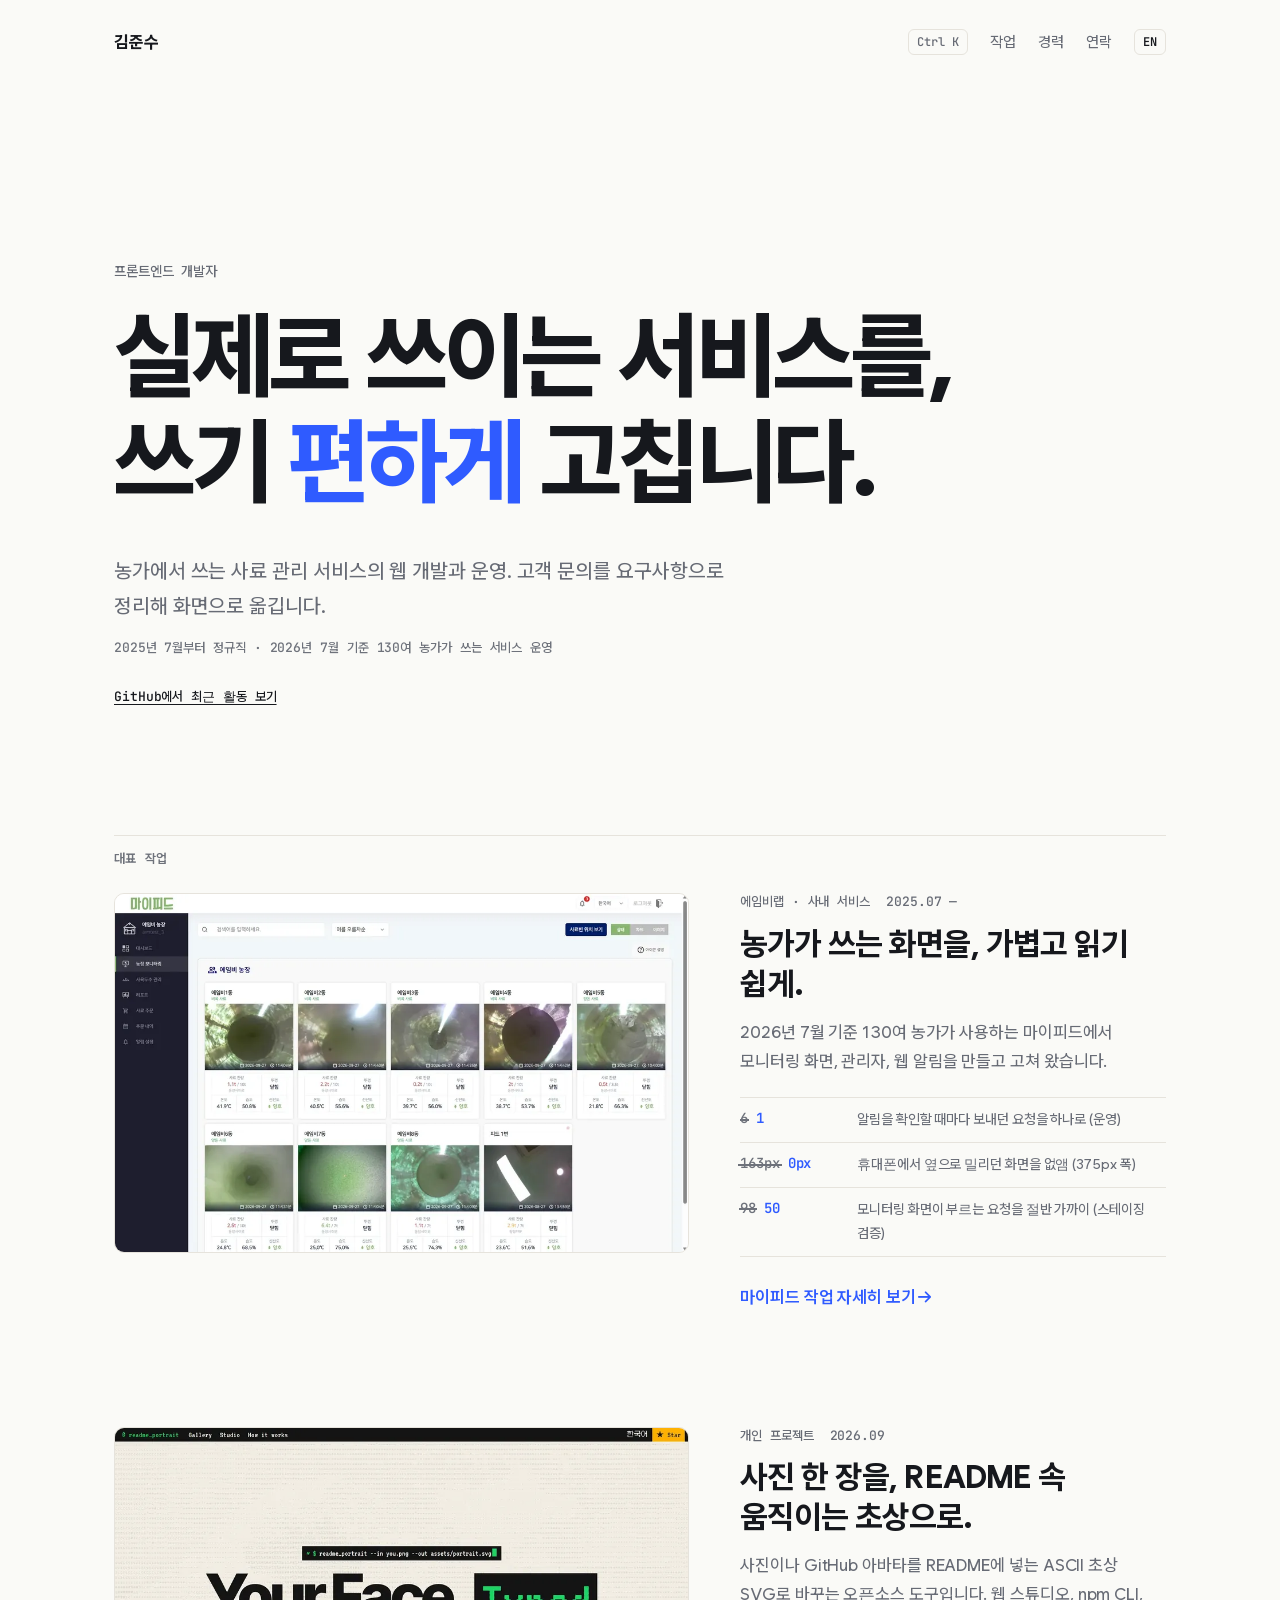
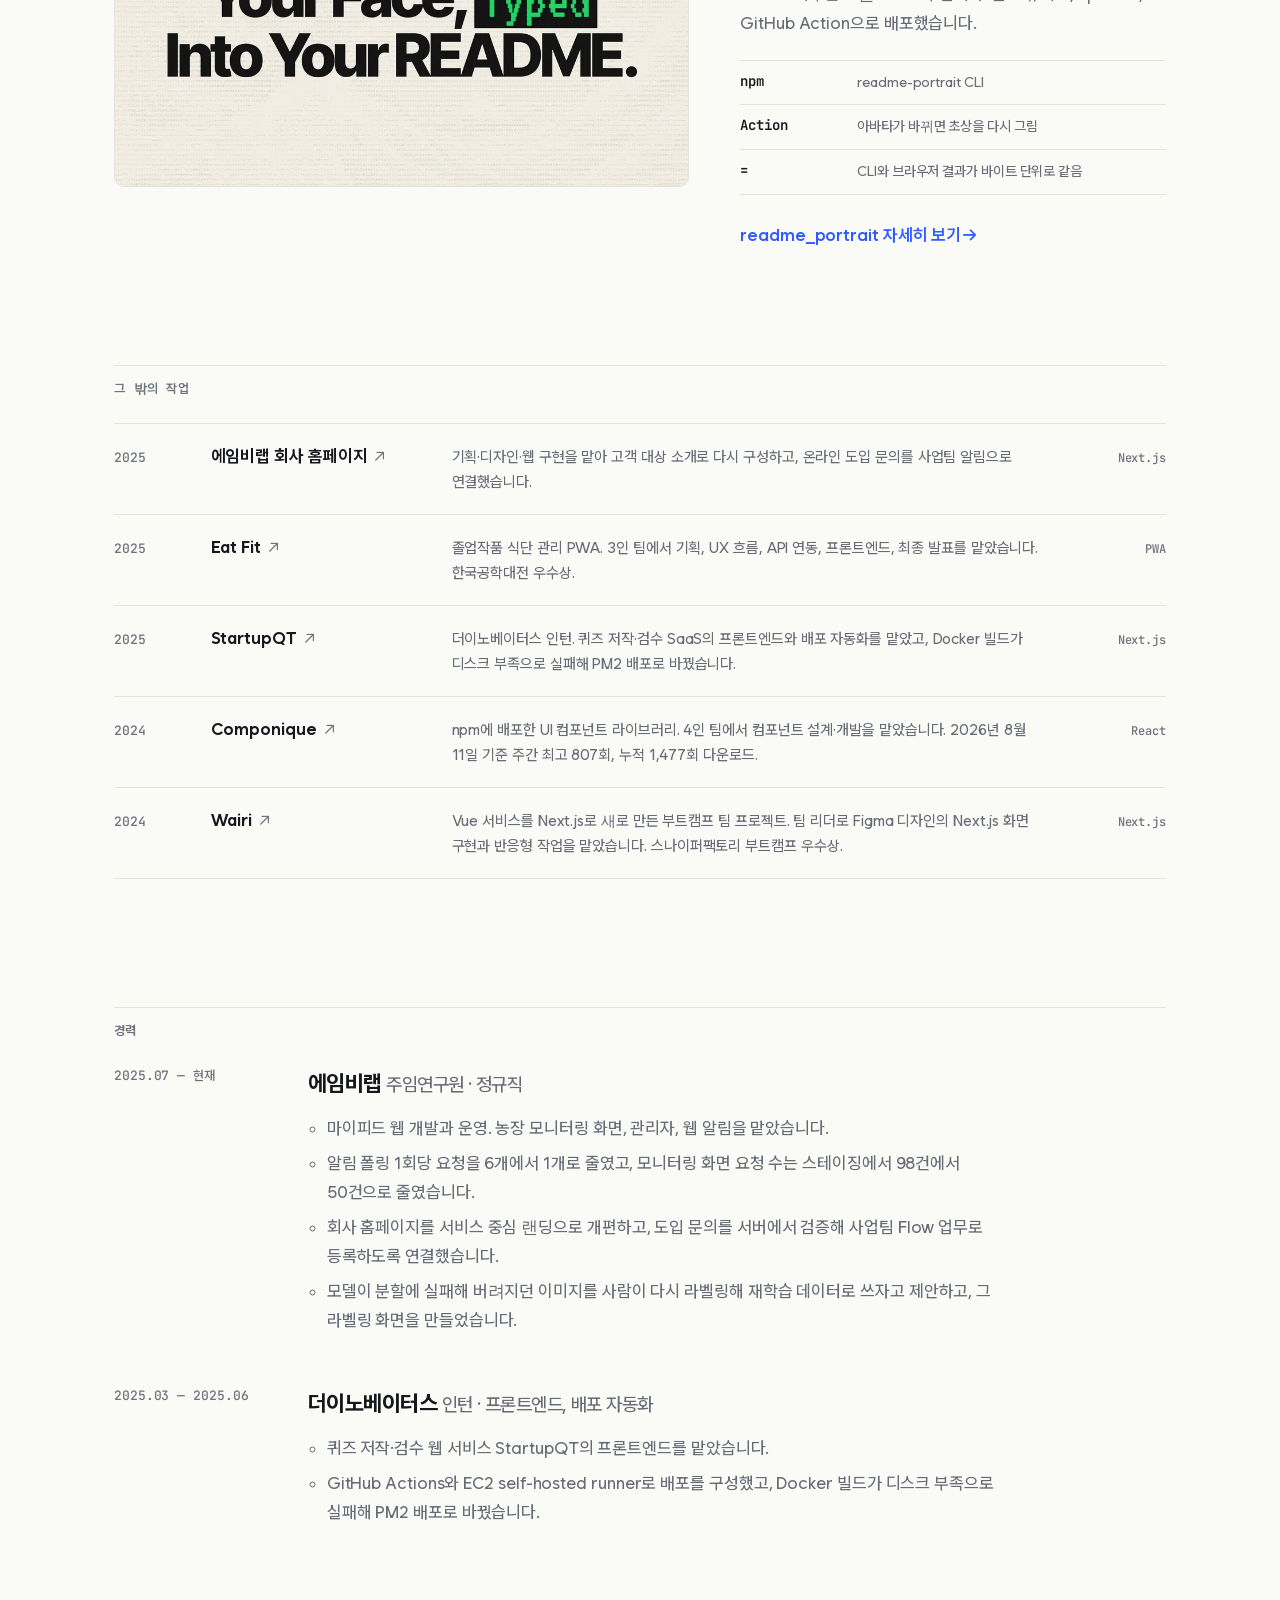
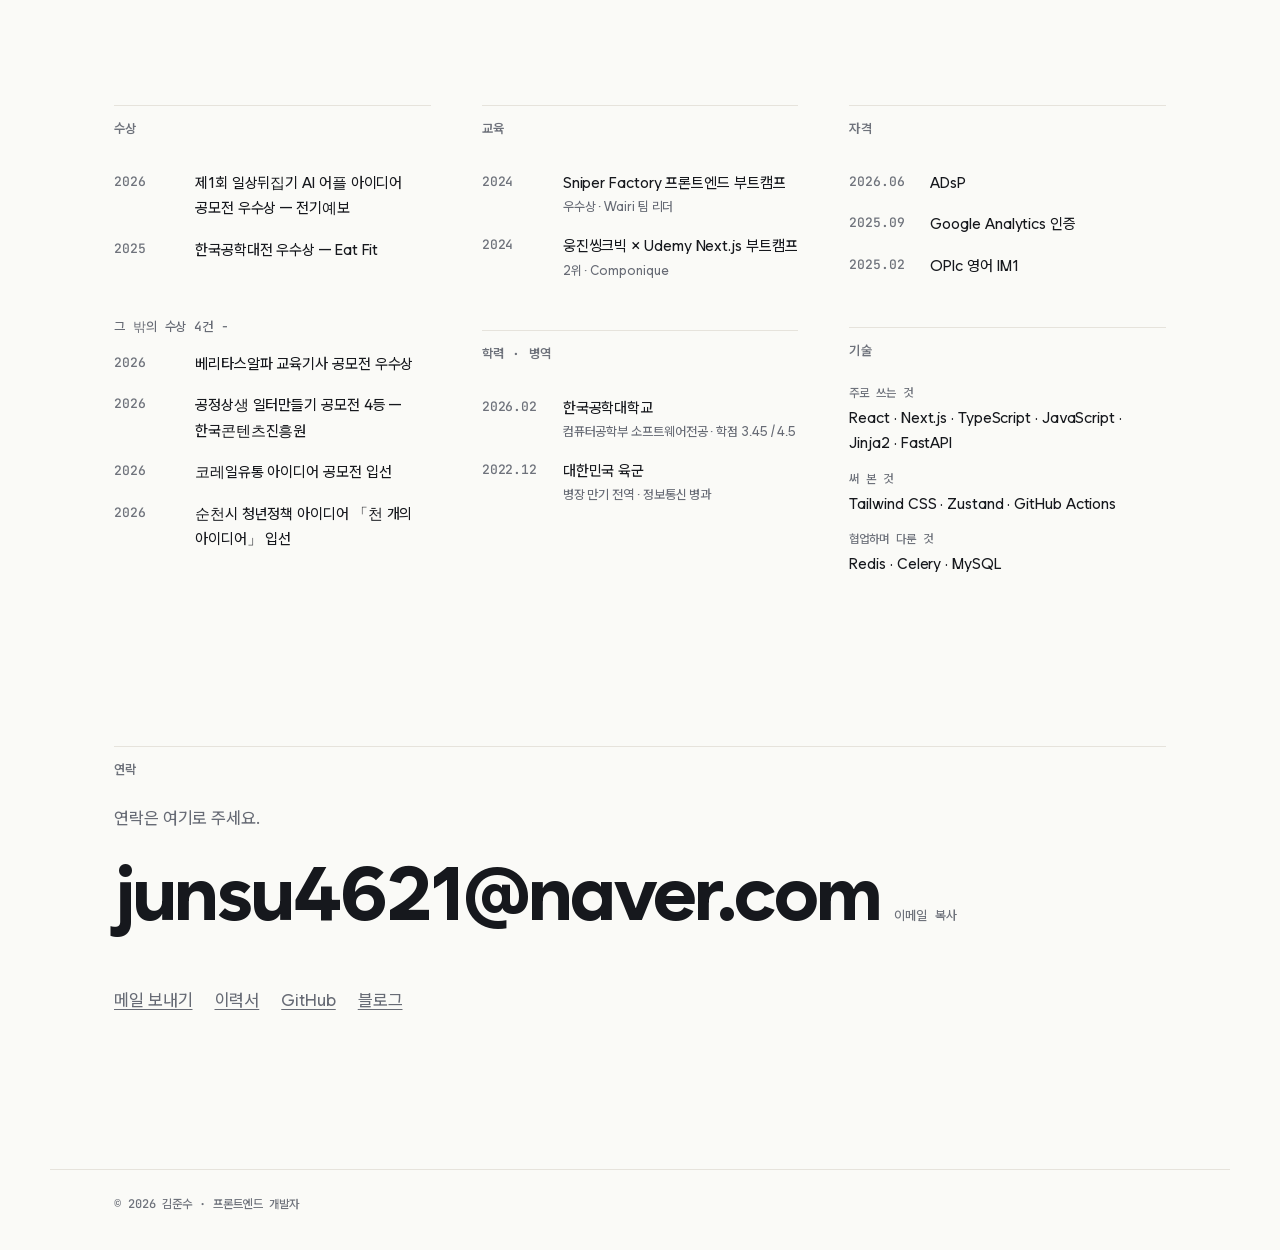
<file: index.html>
<!doctype html>
<html lang="ko">
<head>
  <meta charset="utf-8">
  <meta name="viewport" content="width=device-width, initial-scale=1">
  <title data-i18n="meta.title">김준수 · 프론트엔드 개발자</title>
  <meta name="description" content="농가에서 쓰는 사료 관리 서비스의 웹 개발과 운영. 고객 문의를 요구사항으로 정리해 화면으로 옮깁니다.">
  <meta name="theme-color" content="#fafaf7">
  <link rel="canonical" href="https://kimjusnu.github.io/portfolio/">
  <meta property="og:type" content="website">
  <meta property="og:site_name" content="김준수 포트폴리오">
  <meta property="og:title" content="김준수 · 프론트엔드 개발자">
  <meta property="og:description" content="농가에서 쓰는 사료 관리 서비스의 웹 개발과 운영. 고객 문의를 요구사항으로 정리해 화면으로 옮깁니다.">
  <meta property="og:url" content="https://kimjusnu.github.io/portfolio/">
  <meta property="og:image" content="https://kimjusnu.github.io/portfolio/assets/og-home.jpg">
  <meta property="og:image:width" content="1200">
  <meta property="og:image:height" content="630">
  <meta property="og:locale" content="ko_KR">
  <meta name="twitter:card" content="summary_large_image">
  <link rel="icon" href="assets/favicon.svg" type="image/svg+xml">
  <link rel="preload" href="assets/fonts/wanted-sans.woff2" as="font" type="font/woff2" crossorigin>
  <link rel="stylesheet" href="style.css">
</head>
<body>
  <a class="skip" href="#main" data-i18n="a11y.skip">본문 바로가기</a>
  <header class="top wrap">
    <a class="name" href="./" data-i18n="brand.name">김준수</a>
    <nav class="nav" aria-label="주 메뉴" data-i18n-aria="nav.label">
      <a href="#work" data-i18n="sec.work">작업</a>
      <a href="#career" data-i18n="career.label">경력</a>
      <a href="#contact" data-i18n="contact.label">연락</a>
      <button type="button" id="lang" lang="en">EN</button>
    </nav>
  </header>

  <main id="main">
    <section class="intro wrap" aria-labelledby="hero-title">
      <p class="role" data-i18n="hero.roleText">프론트엔드 개발자</p>
      <h1 class="hero-title" id="hero-title">
        <span class="line" data-i18n="hero.title1">실제로 쓰이는 서비스를,</span>
        <span class="line" data-i18n="hero.title2">쓰기 <span class="fix"><del>불편하게</del><ins>편하게</ins></span> 고칩니다.</span>
      </h1>
      <p class="lede" data-reveal><span data-i18n="hero.lede1">농가에서 쓰는 사료 관리 서비스의 웹 개발과 운영.</span> <span data-i18n="hero.lede2">고객 문의를 요구사항으로 정리해 화면으로 옮깁니다.</span></p>
      <p class="tenure" data-reveal data-i18n="hero.tenure">2025년 7월부터 정규직 · 2026년 7월 기준 130여 농가가 쓰는 서비스 운영</p>
      <p class="activity" id="activity" aria-live="polite"></p>
    </section>

    <section class="work wrap" id="work" aria-labelledby="work-title">
      <h2 class="head" id="work-title" data-i18n="sec.featured">대표 작업</h2>

      <article class="feature" data-reveal>
        <a class="feature-img" href="myfeed/" aria-labelledby="f1-title">
          <img src="assets/shots/mf-farm-monitoring.webp" srcset="assets/shots/mf-farm-monitoring-1000.webp 1000w, assets/shots/mf-farm-monitoring.webp 2000w" sizes="(max-width: 900px) 100vw, 640px" alt="농장 계정의 모니터링 화면. 사료빈마다 최신 내부 사진과 남은 양, 온도, 습도가 보입니다." width="2000" height="1250" data-i18n-alt="alt.mfFarm">
        </a>
        <div class="feature-text">
          <p class="meta"><span data-i18n="work.myfeed.tag">에임비랩 · 사내 서비스</span><span>2025.07 —</span></p>
          <h3 id="f1-title"><a href="myfeed/" data-i18n="mf.title">농가가 쓰는 화면을, 가볍고 읽기 쉽게.</a></h3>
          <p data-i18n="work.myfeed.lede">2026년 7월 기준 130여 농가가 사용하는 마이피드에서 모니터링 화면, 관리자, 웹 알림을 만들고 고쳐 왔습니다.</p>
          <ul class="facts">
            <li><b class="swap"><del>6</del> <ins>1</ins></b> <span data-i18n="fact.poll.s">알림을 확인할 때마다 보내던 요청을 하나로 (운영)</span></li>
            <li><b class="swap"><del>163px</del> <ins>0px</ins></b> <span data-i18n="fact.overflow.s">휴대폰에서 옆으로 밀리던 화면을 없앰 (375px 폭)</span></li>
            <li><b class="swap"><del>98</del> <ins>50</ins></b> <span data-i18n="fact.req.s">모니터링 화면이 부르는 요청을 절반 가까이 (스테이징 검증)</span></li>
          </ul>
          <a class="more" href="myfeed/" data-i18n="more.myfeed">마이피드 작업 자세히 보기</a>
        </div>
      </article>

      <article class="feature" data-reveal>
        <a class="feature-img" href="readme-portrait/" aria-labelledby="f2-title">
          <img src="assets/shots/rp-headline-en.webp" srcset="assets/shots/rp-headline-en-1000.webp 1000w, assets/shots/rp-headline-en.webp 2000w" sizes="(max-width: 900px) 100vw, 640px" alt="readme_portrait 첫 화면의 헤드라인. Your Face, Typed Into Your README." width="2000" height="1250" loading="lazy" data-i18n-alt="alt.rpHeadline">
        </a>
        <div class="feature-text">
          <p class="meta"><span data-i18n="p.solo">개인 프로젝트</span><span>2026.09</span></p>
          <h3 id="f2-title"><a href="readme-portrait/" data-i18n="rp.title">사진 한 장을, README 속 움직이는 초상으로.</a></h3>
          <p data-i18n="rp.lede">사진이나 GitHub 아바타를 README에 넣는 ASCII 초상 SVG로 바꾸는 오픈소스 도구입니다. 웹 스튜디오, npm CLI, GitHub Action으로 배포했습니다.</p>
          <ul class="facts">
            <li><b>npm</b> <span data-i18n="fact.rp1">readme-portrait CLI</span></li>
            <li><b>Action</b> <span data-i18n="fact.rp2">아바타가 바뀌면 초상을 다시 그림</span></li>
            <li><b>=</b> <span data-i18n="fact.rp3">CLI와 브라우저 결과가 바이트 단위로 같음</span></li>
          </ul>
          <a class="more" href="readme-portrait/" data-i18n="more.rp">readme_portrait 자세히 보기</a>
        </div>
      </article>

      <h2 class="head" id="others-title" data-i18n="sec.others">그 밖의 작업</h2>
      <ul class="rows" aria-labelledby="others-title">
        <li class="row" data-preview="assets/shots/hp-hero.webp">
          <span class="y">2025</span>
          <a class="t" href="https://aimbelab.com" data-i18n="row.hp">에임비랩 회사 홈페이지</a>
          <span class="d" data-i18n="work.home.lede">기획·디자인·웹 구현을 맡아 고객 대상 소개로 다시 구성하고, 온라인 도입 문의를 사업팀 알림으로 연결했습니다.</span>
          <span class="k">Next.js</span>
        </li>
        <li class="row" data-preview="assets/shots/eatfit.webp">
          <span class="y">2025</span>
          <a class="t" href="https://expo.tukorea.ac.kr/2025/work/87">Eat Fit</a>
          <span class="d" data-i18n="w.p3">졸업작품 식단 관리 PWA. 3인 팀에서 기획, UX 흐름, API 연동, 프론트엔드, 최종 발표를 맡았습니다. 한국공학대전 우수상.</span>
          <span class="k">PWA</span>
        </li>
        <li class="row" data-preview="assets/shots/startupqt.webp" data-preview-tall>
          <span class="y">2025</span>
          <a class="t" href="https://startupqt.com">StartupQT</a>
          <span class="d" data-i18n="w.p2">더이노베이터스 인턴. 퀴즈 저작·검수 SaaS의 프론트엔드와 배포 자동화를 맡았고, Docker 빌드가 디스크 부족으로 실패해 PM2 배포로 바꿨습니다.</span>
          <span class="k">Next.js</span>
        </li>
        <li class="row" data-preview="assets/shots/componique.webp">
          <span class="y">2024</span>
          <a class="t" href="https://componique.vercel.app/">Componique</a>
          <span class="d" data-i18n="w.p1">npm에 배포한 UI 컴포넌트 라이브러리. 4인 팀에서 컴포넌트 설계·개발을 맡았습니다. 2026년 8월 11일 기준 주간 최고 807회, 누적 1,477회 다운로드.</span>
          <span class="k">React</span>
        </li>
        <li class="row" data-preview="assets/shots/wairi.webp">
          <span class="y">2024</span>
          <a class="t" href="https://www.wairi.co.kr/webapp">Wairi</a>
          <span class="d" data-i18n="w.p4">Vue 서비스를 Next.js로 새로 만든 부트캠프 팀 프로젝트. 팀 리더로 Figma 디자인의 Next.js 화면 구현과 반응형 작업을 맡았습니다. 스나이퍼팩토리 부트캠프 우수상.</span>
          <span class="k">Next.js</span>
        </li>
      </ul>
      <img class="preview" alt="" aria-hidden="true">
    </section>

    <section class="career wrap" id="career" aria-labelledby="career-title">
      <h2 class="head" id="career-title" data-i18n="career.label">경력</h2>
      <ol class="jobs">
        <li data-reveal>
          <span class="y" data-i18n="career.1.when">2025.07 — 현재</span>
          <div>
            <h3><span data-i18n="career.1.org">에임비랩</span> <small data-i18n="ab.c1.role">주임연구원 · 정규직</small></h3>
            <ul><li data-i18n="ab.c1.a">마이피드 웹 개발과 운영. 농장 모니터링 화면, 관리자, 웹 알림을 맡았습니다.</li><li data-i18n="ab.c1.b">알림 폴링 1회당 요청을 6개에서 1개로 줄였고, 모니터링 화면 요청 수는 스테이징에서 98건에서 50건으로 줄였습니다.</li><li data-i18n="ab.c1.c">회사 홈페이지를 서비스 중심 랜딩으로 개편하고, 도입 문의를 서버에서 검증해 사업팀 Flow 업무로 등록하도록 연결했습니다.</li><li data-i18n="ab.c1.d">모델이 분할에 실패해 버려지던 이미지를 사람이 다시 라벨링해 재학습 데이터로 쓰자고 제안하고, 그 라벨링 화면을 만들었습니다.</li></ul>
          </div>
        </li>
        <li data-reveal>
          <span class="y">2025.03 — 2025.06</span>
          <div>
            <h3><span data-i18n="career.2.org">더이노베이터스</span> <small data-i18n="ab.c2.role">인턴 · 프론트엔드, 배포 자동화</small></h3>
            <ul><li data-i18n="ab.c2.a">퀴즈 저작·검수 웹 서비스 StartupQT의 프론트엔드를 맡았습니다.</li><li data-i18n="ab.c2.b">GitHub Actions와 EC2 self-hosted runner로 배포를 구성했고, Docker 빌드가 디스크 부족으로 실패해 PM2 배포로 바꿨습니다.</li></ul>
          </div>
        </li>
      </ol>
    </section>

    <section class="facts-grid wrap" aria-label="수상, 교육, 학력, 자격, 기술" data-i18n-aria="sec.factsLabel">
      <div data-reveal>
        <h2 class="head" data-i18n="facts.awards">수상</h2>
        <ul class="list">
          <li><span class="y">2026</span><span data-i18n="cred.4">제1회 일상뒤집기 AI 어플 아이디어 공모전 우수상 — 전기예보</span></li>
          <li><span class="y">2025</span><span data-i18n="cred.1">한국공학대전 우수상 — Eat Fit</span></li>
        </ul>
        <details class="more-awards" open>
          <summary data-i18n="facts.moreAwards">그 밖의 수상 4건</summary>
          <ul class="list">
            <li><span class="y">2026</span><span data-i18n="cred.0">베리타스알파 교육기사 공모전 우수상</span></li>
            <li><span class="y">2026</span><span data-i18n="cred.5">공정상생 일터만들기 공모전 4등 — 한국콘텐츠진흥원</span></li>
            <li><span class="y">2026</span><span data-i18n="cred.6">코레일유통 아이디어 공모전 입선</span></li>
            <li><span class="y">2026</span><span data-i18n="cred.7">순천시 청년정책 아이디어 「천 개의 아이디어」 입선</span></li>
          </ul>
        </details>
      </div>
      <div data-reveal>
        <h2 class="head" data-i18n="sec.training">교육</h2>
        <ul class="list">
          <li><span class="y">2024</span><span><span data-i18n="edu.sniper">Sniper Factory 프론트엔드 부트캠프</span> <small data-i18n="edu.sniper.note">우수상 · Wairi 팀 리더</small></span></li>
          <li><span class="y">2024</span><span><span data-i18n="edu.udemy">웅진씽크빅 × Udemy Next.js 부트캠프</span> <small data-i18n="edu.udemy.note">2위 · Componique</small></span></li>
        </ul>
        <h2 class="head" data-i18n="sec.education">학력 · 병역</h2>
        <ul class="list">
          <li><span class="y">2026.02</span><span><span data-i18n="career.4.org">한국공학대학교</span> <small data-i18n="ab.c4.role">컴퓨터공학부 소프트웨어전공 · 학점 3.45 / 4.5</small></span></li>
          <li><span class="y">2022.12</span><span><span data-i18n="career.3.org">대한민국 육군</span> <small data-i18n="ab.c3.role">병장 만기 전역 · 정보통신 병과</small></span></li>
        </ul>
      </div>
      <div data-reveal>
        <h2 class="head" data-i18n="facts.certs">자격</h2>
        <ul class="list">
          <li><span class="y">2026.06</span><span>ADsP</span></li>
          <li><span class="y">2025.09</span><span data-i18n="cred.ga">Google Analytics 인증</span></li>
          <li><span class="y">2025.02</span><span data-i18n="cred.opic">OPIc 영어 IM1</span></li>
        </ul>
        <h2 class="head" data-i18n="sec.skills">기술</h2>
        <dl class="skills">
          <dt data-i18n="skills.main">주로 쓰는 것</dt><dd>React · Next.js · TypeScript · JavaScript · Jinja2 · FastAPI</dd>
          <dt data-i18n="skills.used">써 본 것</dt><dd>Tailwind CSS · Zustand · GitHub Actions</dd>
          <dt data-i18n="skills.touched">협업하며 다룬 것</dt><dd>Redis · Celery · MySQL</dd>
        </dl>
      </div>
    </section>

    <section class="contact wrap" id="contact" aria-labelledby="contact-title">
      <h2 class="head" id="contact-title" data-i18n="contact.label">연락</h2>
      <p class="contact-lede" data-i18n="contact.here">연락은 여기로 주세요.</p>
      <button type="button" class="mail" id="copy-mail" aria-describedby="status">junsu4621@naver.com <span class="hint" data-i18n="ab.ct.copy">이메일 복사</span></button>
      <p class="status" id="status" role="status" aria-live="polite"></p>
      <p class="links"><a href="mailto:junsu4621@naver.com" data-i18n="ab.ct.mail">메일 보내기</a><a href="resume/" data-i18n="footer.resume">이력서</a><a href="https://github.com/kimjusnu">GitHub</a><a href="https://dietisdie.tistory.com/" data-i18n="footer.blog">블로그</a></p>
    </section>
  </main>

  <footer class="foot wrap"><span data-i18n="footer.bottom">© 2026 김준수 · 프론트엔드 개발자</span></footer>

  <script src="js/strings-en.js"></script>
  <script src="js/main.js"></script>
  <script src="js/motion.js"></script>
  <script src="js/extras.js"></script>
</body>
</html>
</file>
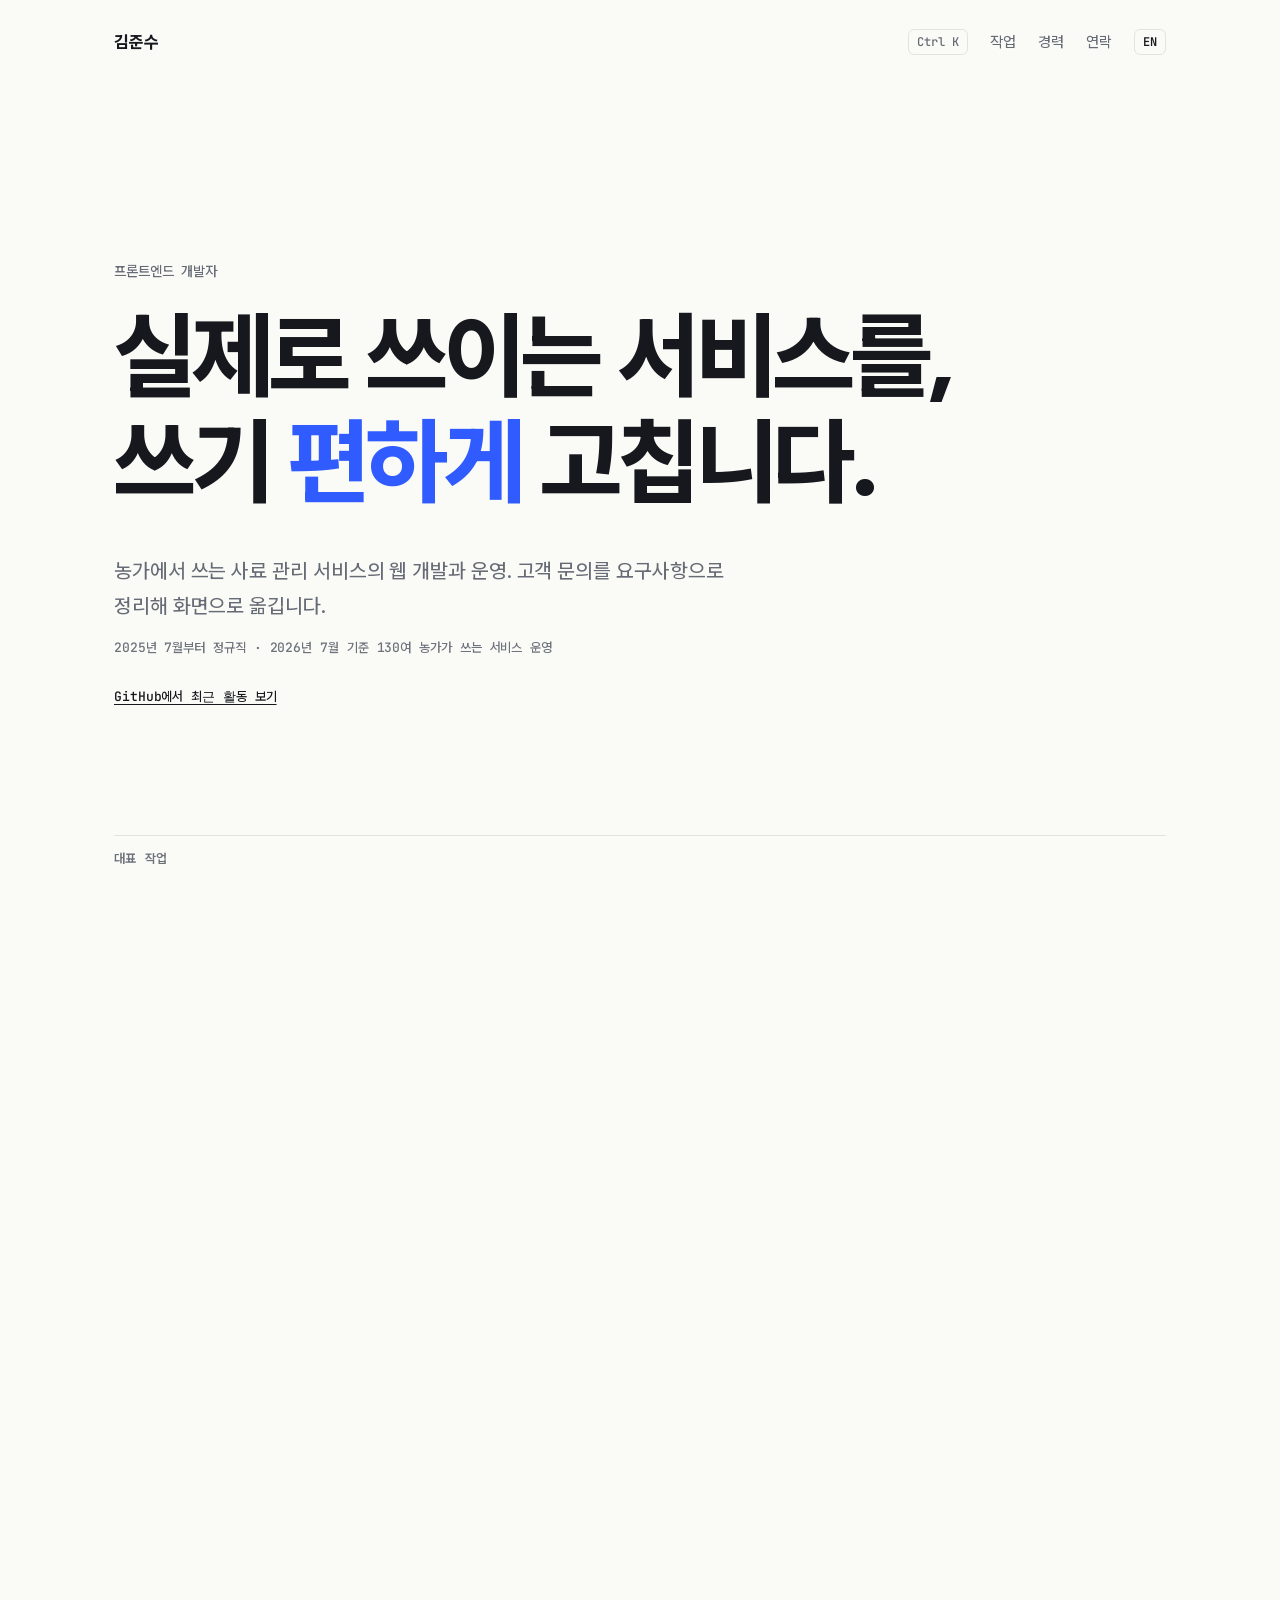
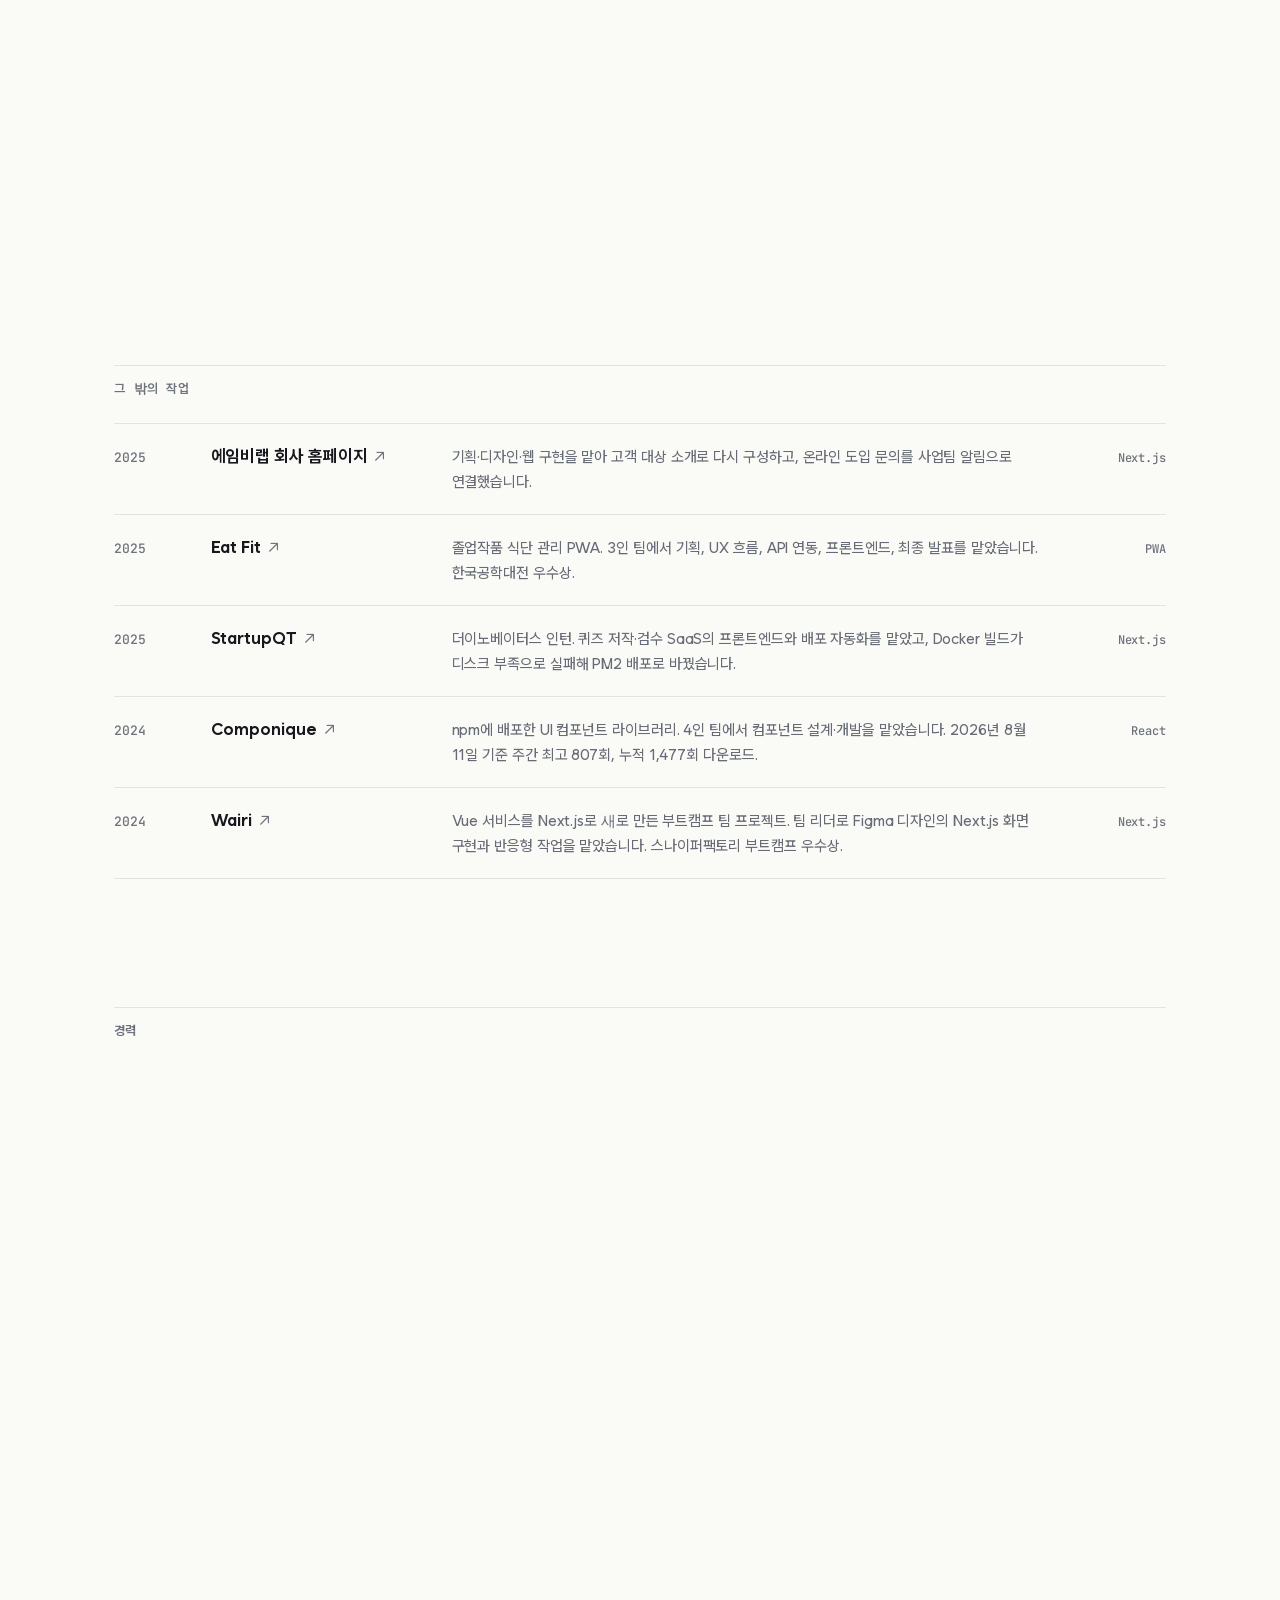
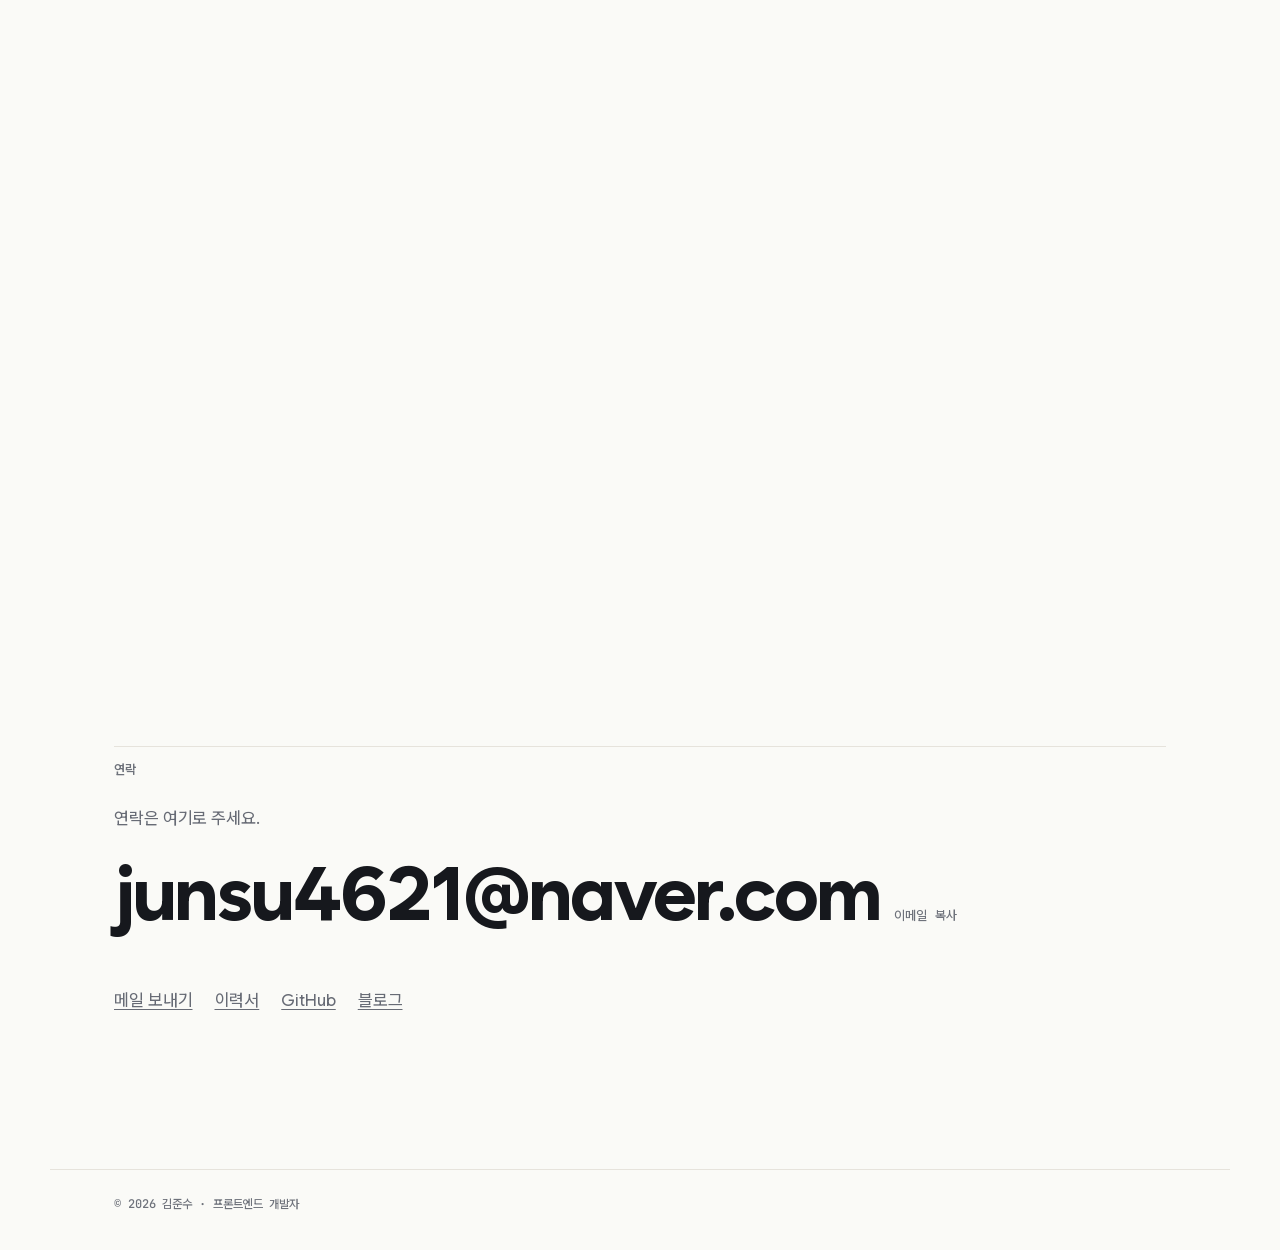
<file: about/index.html>
<!doctype html>
<html lang="ko">
<head>
<meta charset="utf-8">
<title>옮겼습니다 · 김준수</title>
<meta name="robots" content="noindex">
<link rel="canonical" href="https://kimjusnu.github.io/portfolio/">
<meta http-equiv="refresh" content="0; url=../#career">
</head>
<body>
<p>이 페이지는 <a href="../#career">새 주소</a>로 옮겼습니다.</p>
</body>
</html>
</file>
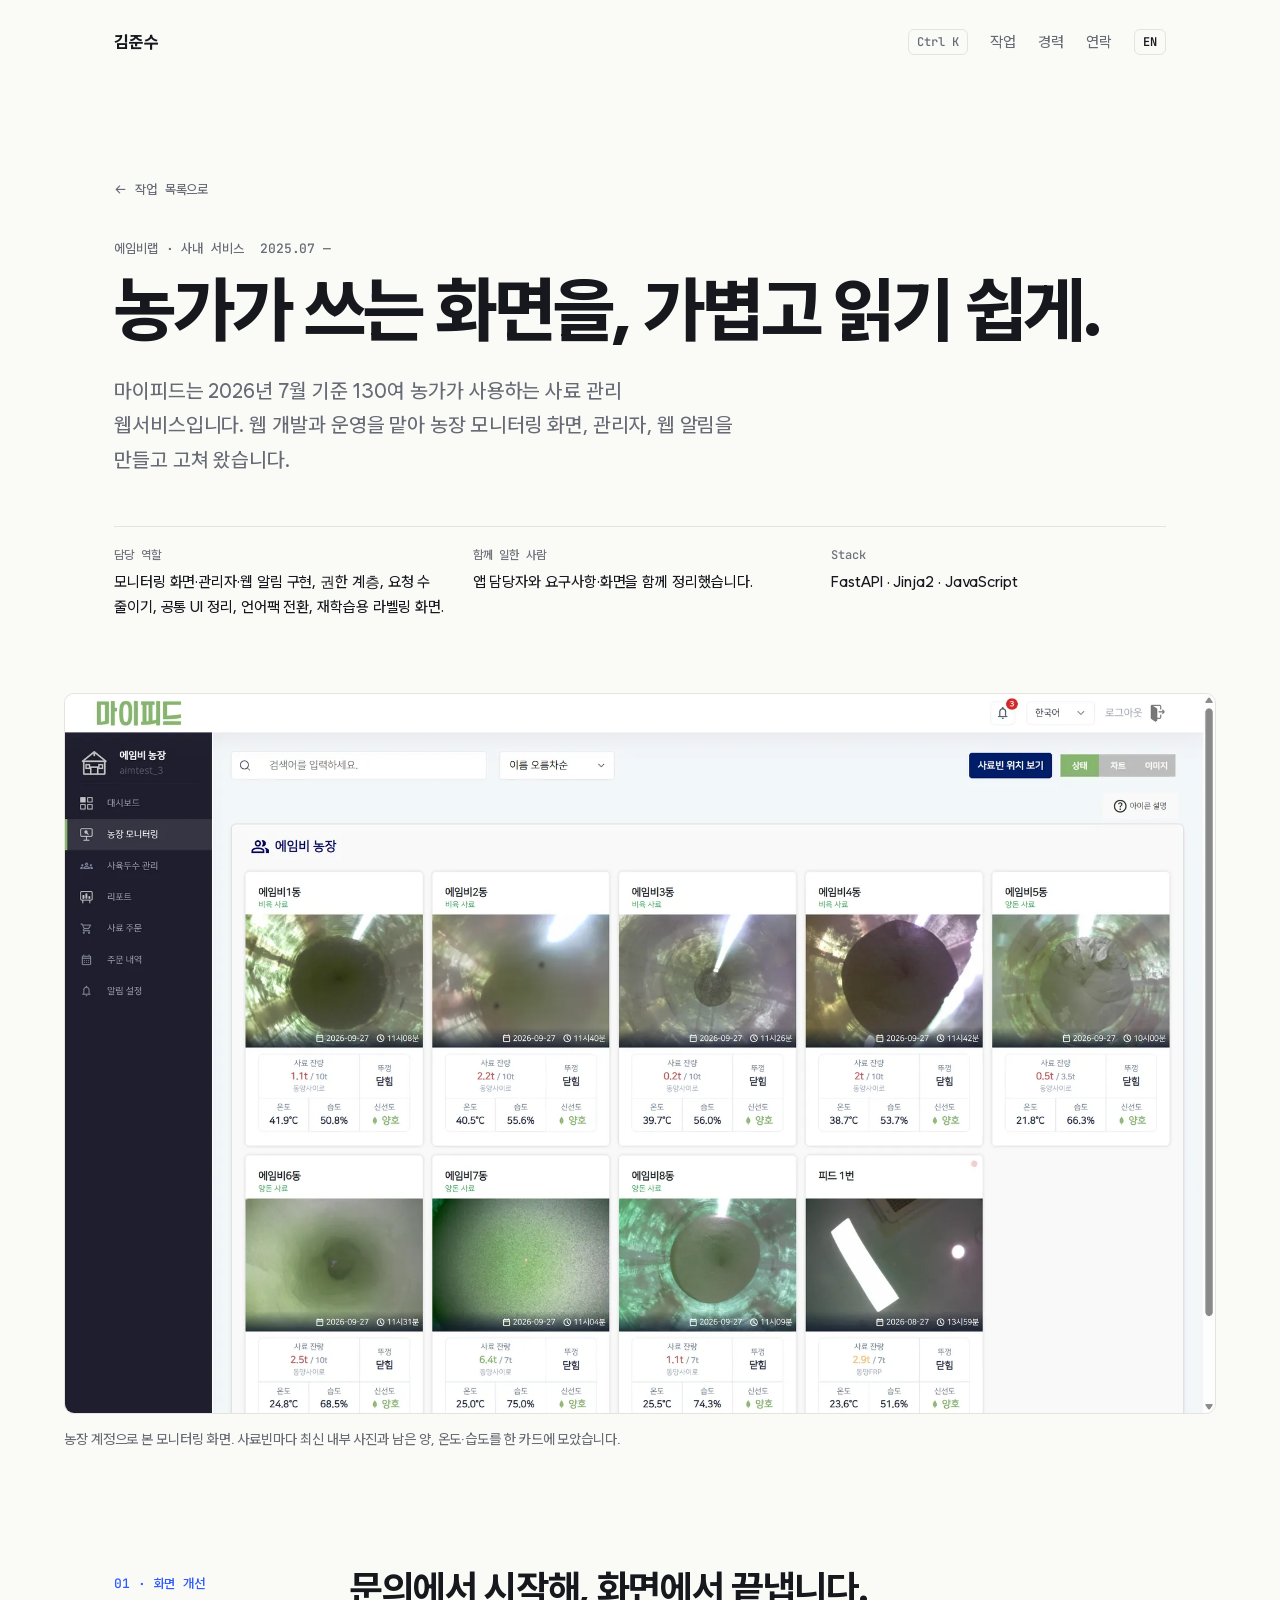
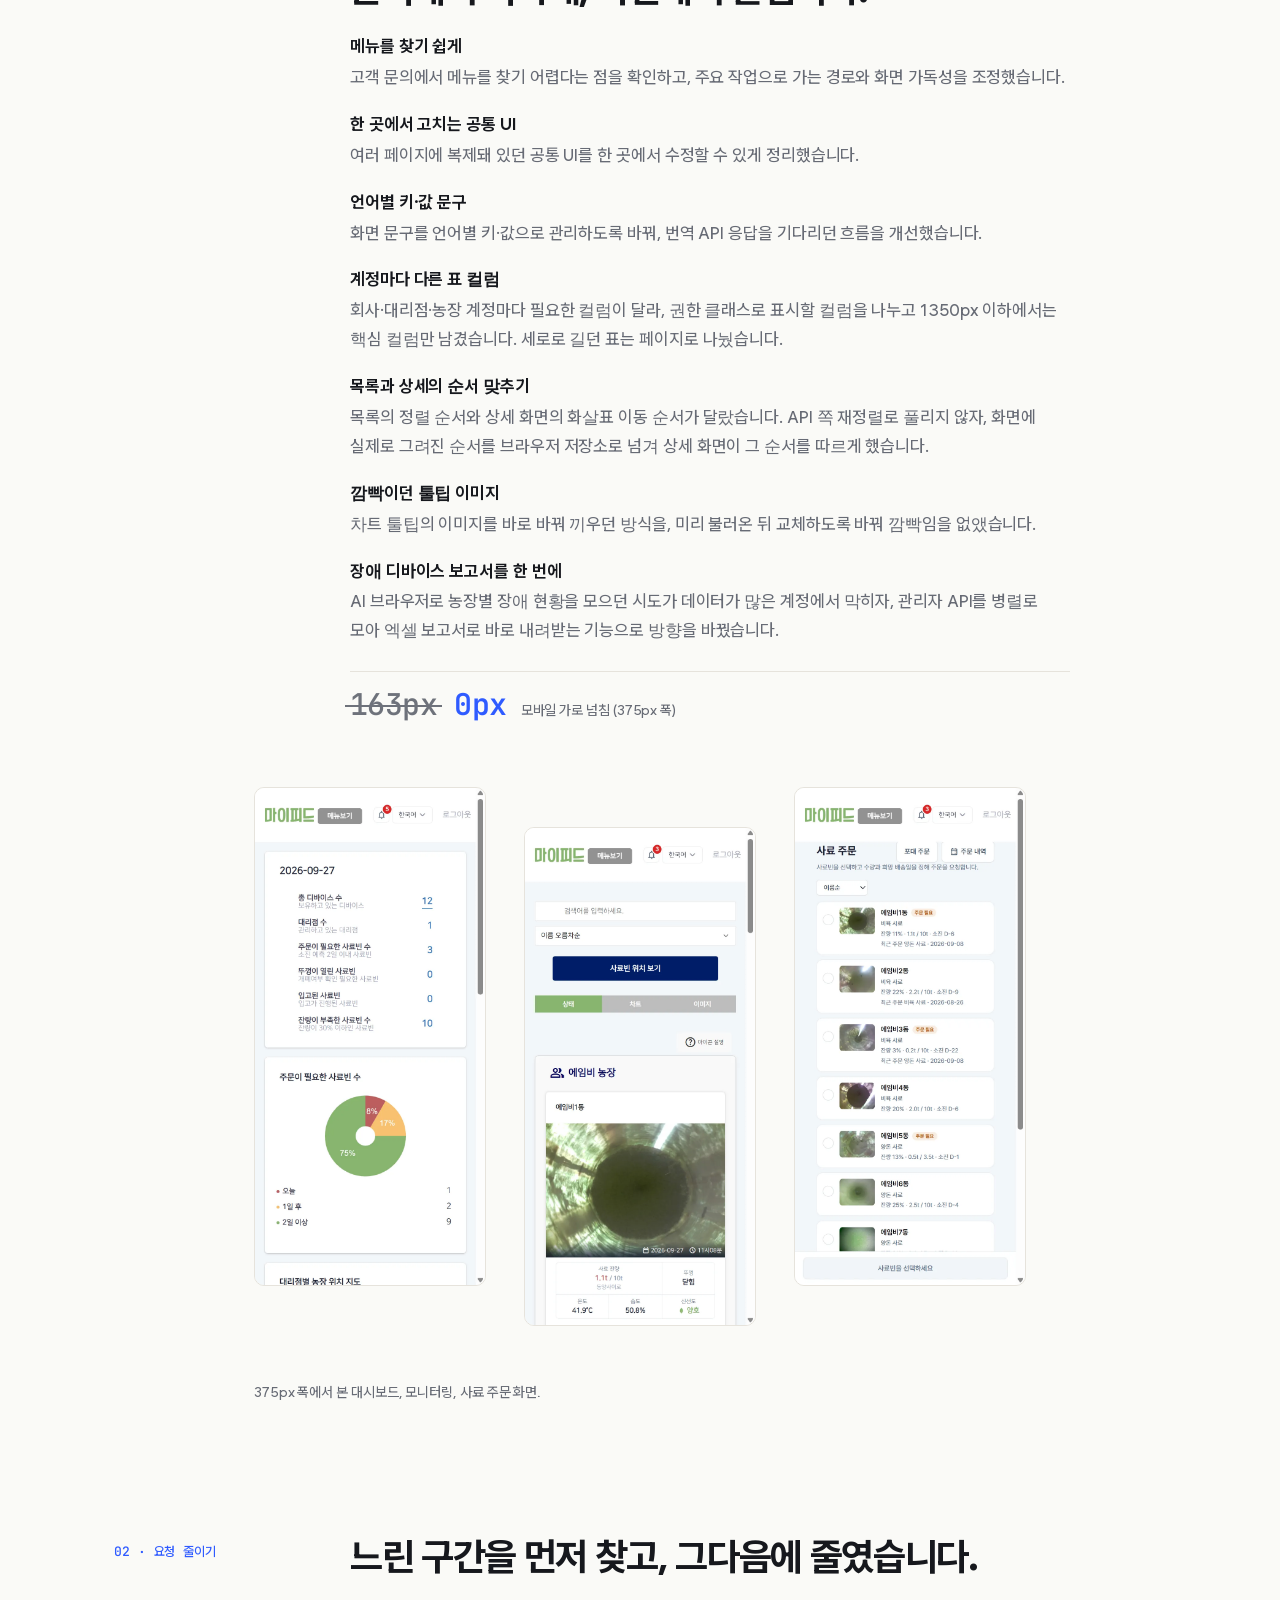
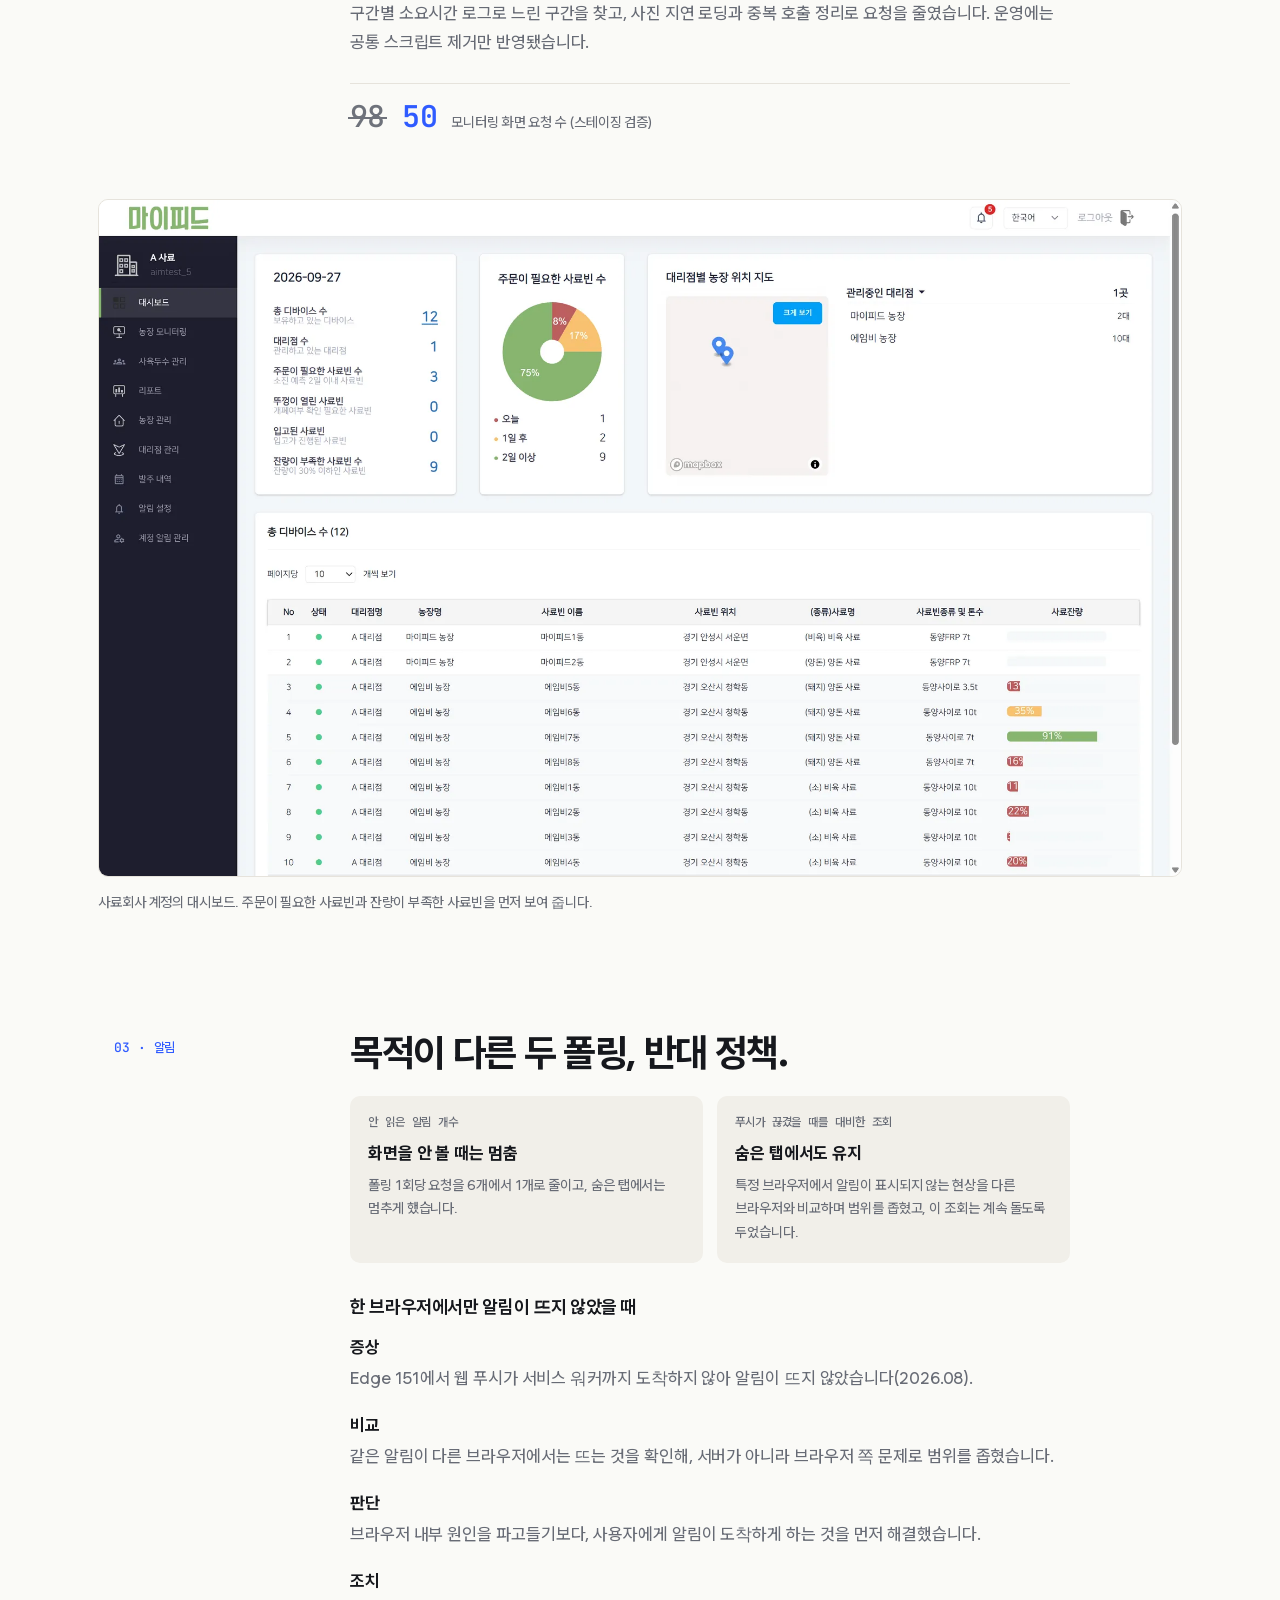
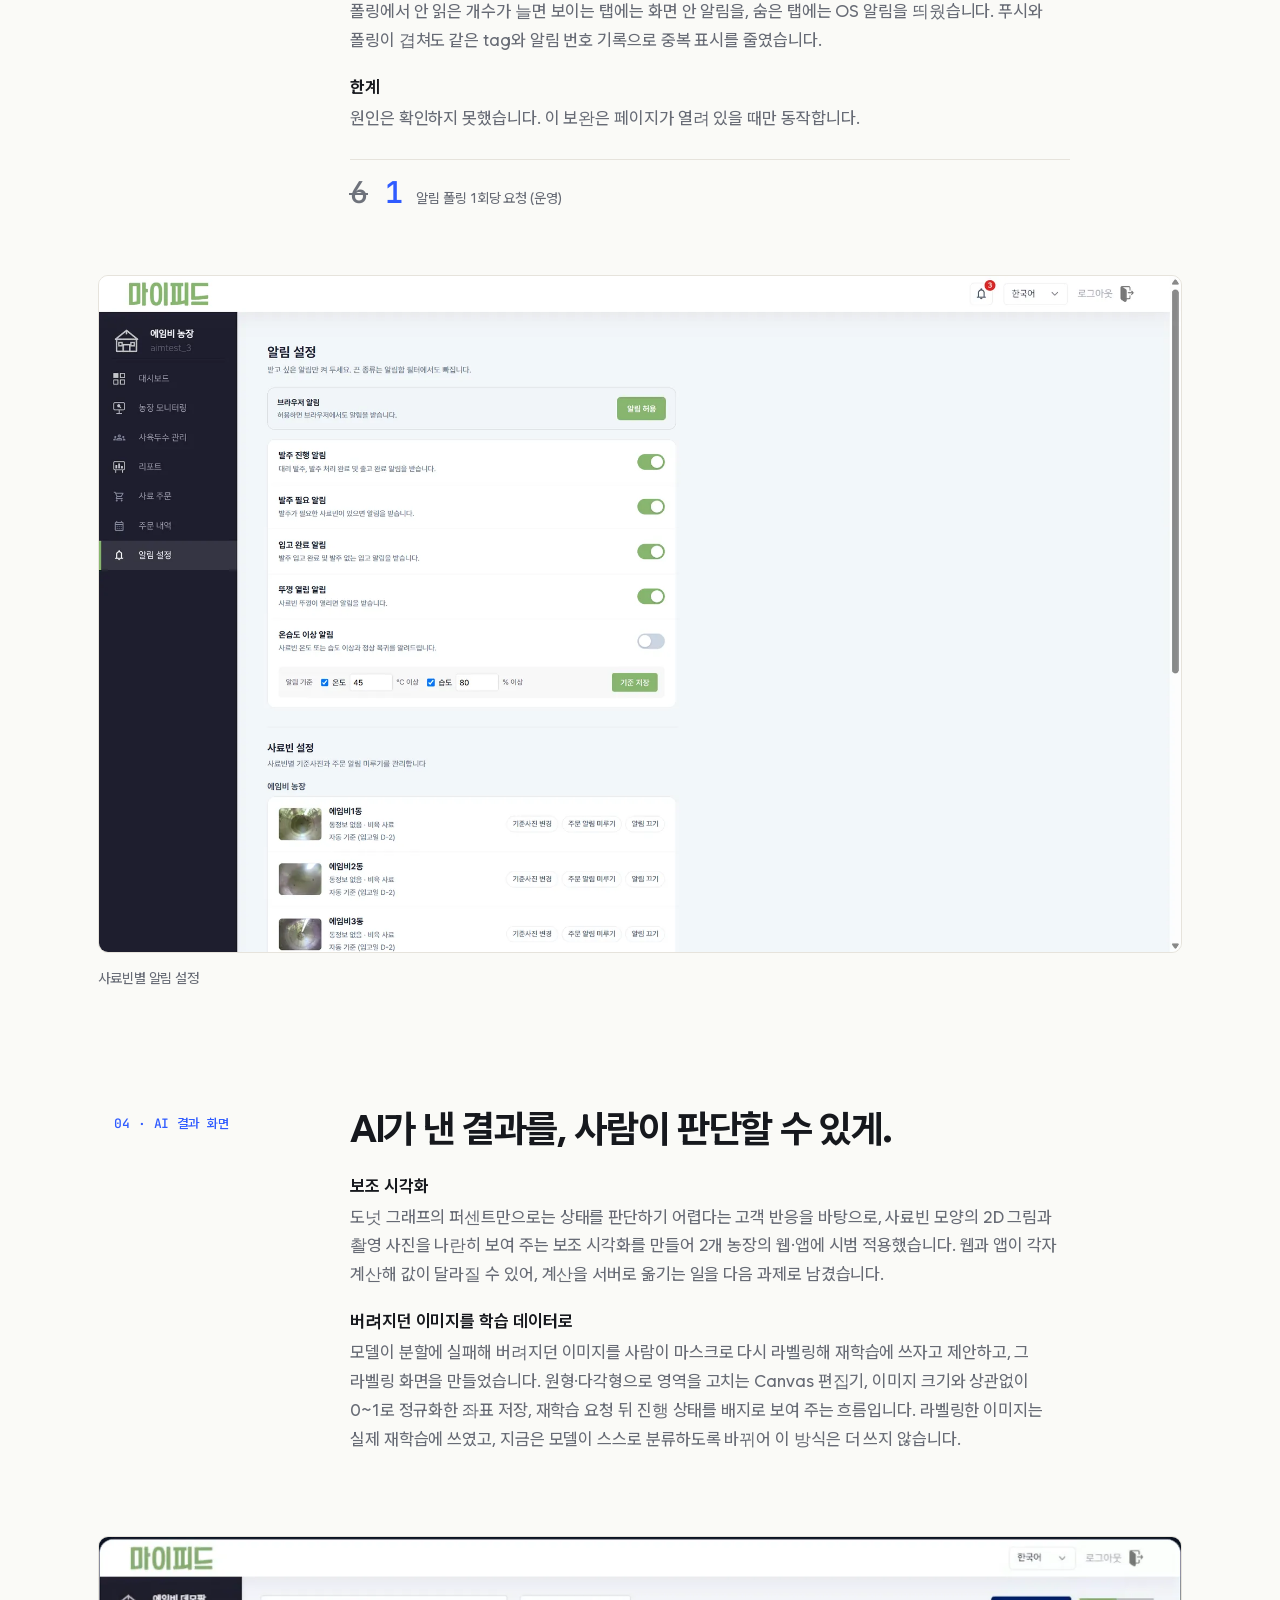
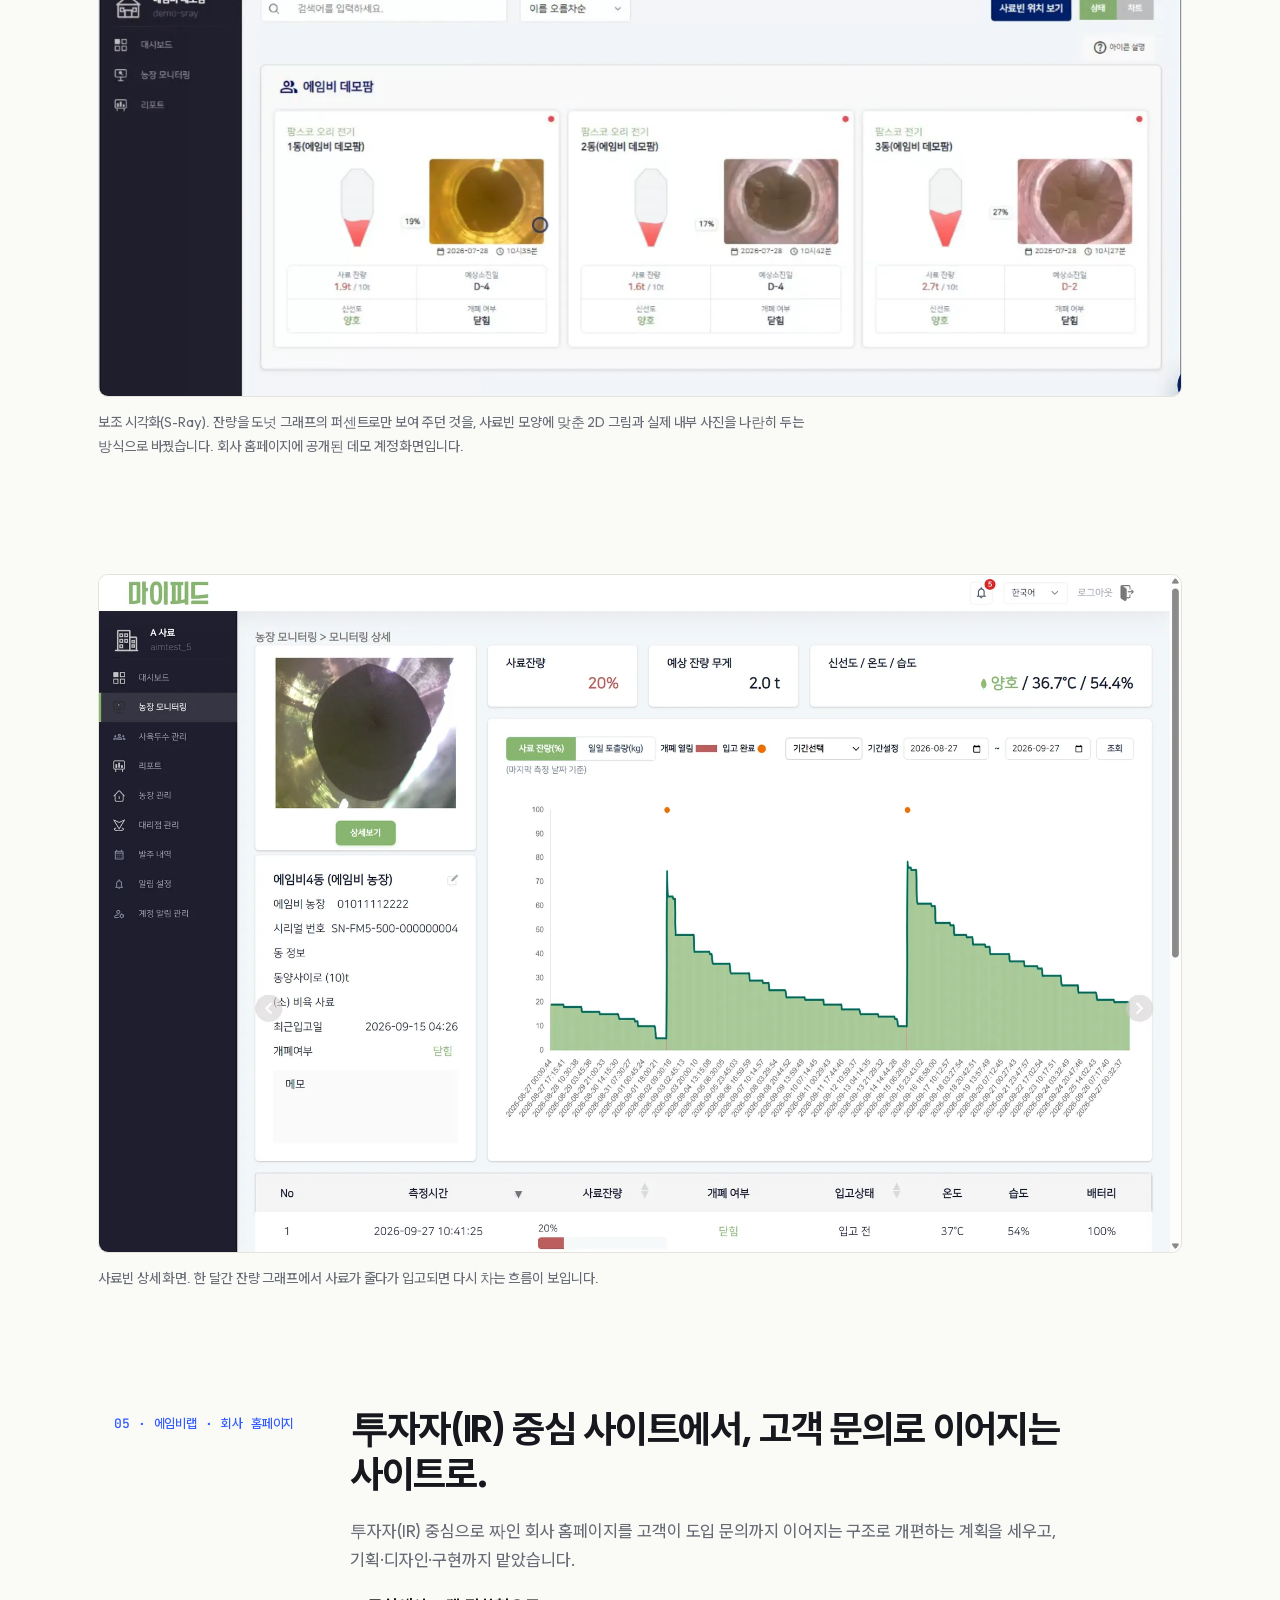
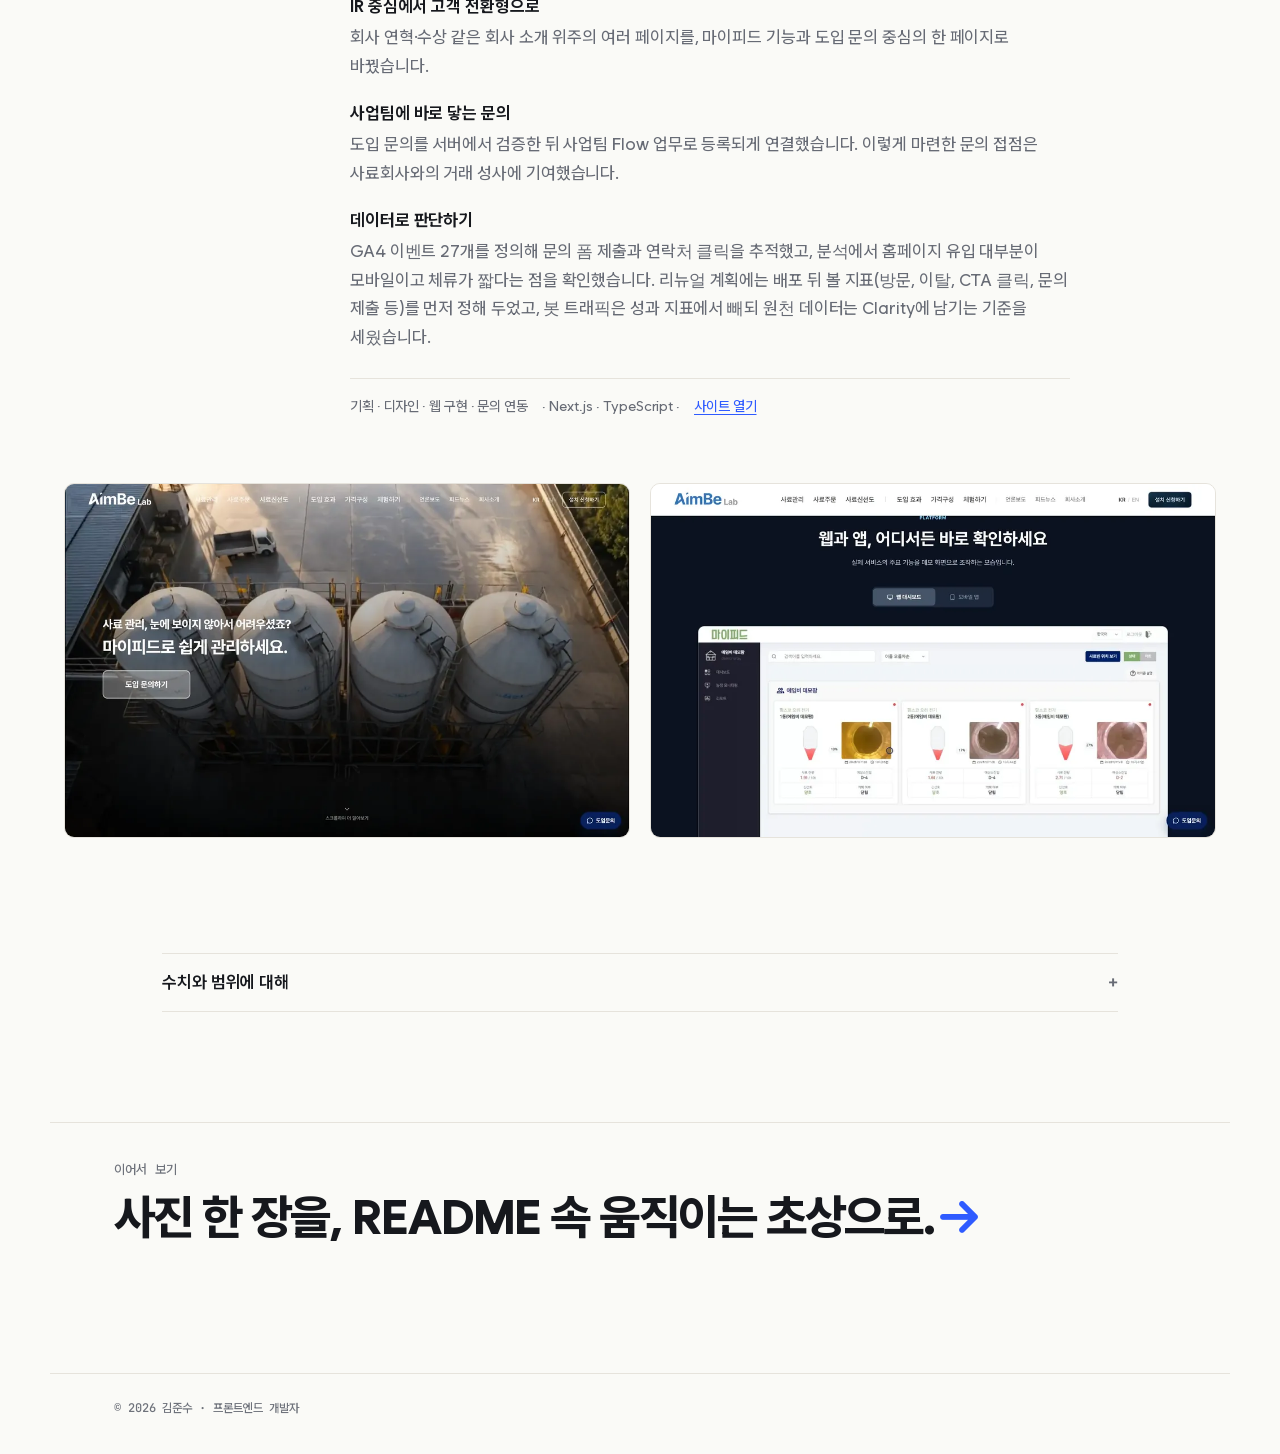
<file: myfeed/index.html>
<!doctype html>
<html lang="ko">
<head>
  <meta charset="utf-8">
  <meta name="viewport" content="width=device-width, initial-scale=1">
  <title data-i18n="meta.titleMf">마이피드 · 김준수</title>
  <meta name="description" content="130여 농가가 쓰는 사료 관리 웹서비스 마이피드에서 모니터링 화면, 관리자, 웹 알림을 만들고 고친 기록.">
  <meta name="theme-color" content="#fafaf7">
  <link rel="canonical" href="https://kimjusnu.github.io/portfolio/myfeed/">
  <meta property="og:type" content="website">
  <meta property="og:site_name" content="김준수 포트폴리오">
  <meta property="og:title" content="마이피드 · 김준수">
  <meta property="og:description" content="130여 농가가 쓰는 사료 관리 웹서비스에서 요청 수 98→50, 모바일 가로 넘침 163→0px, 알림 폴링 요청 6→1로 줄인 기록.">
  <meta property="og:url" content="https://kimjusnu.github.io/portfolio/myfeed/">
  <meta property="og:image" content="https://kimjusnu.github.io/portfolio/assets/og-myfeed.jpg">
  <meta property="og:image:width" content="1200">
  <meta property="og:image:height" content="630">
  <meta property="og:locale" content="ko_KR">
  <meta name="twitter:card" content="summary_large_image">
  <link rel="icon" href="../assets/favicon.svg" type="image/svg+xml">
  <link rel="preload" href="../assets/fonts/wanted-sans.woff2" as="font" type="font/woff2" crossorigin>
  <link rel="stylesheet" href="../style.css">
</head>
<body>
  <a class="skip" href="#main" data-i18n="a11y.skip">본문 바로가기</a>
  <header class="top wrap">
    <a class="name" href="../" data-i18n="brand.name">김준수</a>
    <nav class="nav" aria-label="주 메뉴" data-i18n-aria="nav.label">
      <a href="../#work" data-i18n="sec.work">작업</a>
      <a href="../#career" data-i18n="career.label">경력</a>
      <a href="../#contact" data-i18n="contact.label">연락</a>
      <button type="button" id="lang" lang="en">EN</button>
    </nav>
  </header>

  <main id="main" class="case">
    <header class="case-head wrap">
      <a class="back" href="../#work" data-i18n="page.backWork">작업 목록으로</a>
      <p class="meta"><span data-i18n="work.myfeed.tag">에임비랩 · 사내 서비스</span><span>2025.07 —</span></p>
      <h1 data-i18n="mf.title">농가가 쓰는 화면을, 가볍고 읽기 쉽게.</h1>
      <p class="lede" data-i18n="mf.sub">마이피드는 2026년 7월 기준 130여 농가가 사용하는 사료 관리 웹서비스입니다. 웹 개발과 운영을 맡아 농장 모니터링 화면, 관리자, 웹 알림을 만들고 고쳐 왔습니다.</p>
      <dl class="spec">
        <div><dt data-i18n="page.role">담당 역할</dt><dd data-i18n="mf.me.p">모니터링 화면·관리자·웹 알림 구현, 권한 계층, 요청 수 줄이기, 공통 UI 정리, 언어팩 전환, 재학습용 라벨링 화면.</dd></div>
        <div><dt data-i18n="mf.others.h">함께 일한 사람</dt><dd data-i18n="mf.others.p">앱 담당자와 요구사항·화면을 함께 정리했습니다.</dd></div>
        <div><dt>Stack</dt><dd>FastAPI · Jinja2 · JavaScript</dd></div>
      </dl>
    </header>

    <figure class="shot wide" data-reveal>
      <img src="../assets/shots/mf-farm-monitoring.webp" srcset="../assets/shots/mf-farm-monitoring-1000.webp 1000w, ../assets/shots/mf-farm-monitoring.webp 2000w" sizes="(max-width: 1440px) 100vw, 1440px" alt="농장 계정의 모니터링 화면. 사료빈마다 최신 내부 사진과 남은 양, 온도, 습도가 보입니다." width="2000" height="1250" data-i18n-alt="alt.mfFarm">
      <figcaption data-i18n="cap.mfFarm">농장 계정으로 본 모니터링 화면. 사료빈마다 최신 내부 사진과 남은 양, 온도·습도를 한 카드에 모았습니다.</figcaption>
    </figure>

    <section class="chapter wrap" aria-labelledby="c1">
      <p class="no">01 · <span data-i18n="mf.ui.label">화면 개선</span></p>
      <div class="body">
        <h2 id="c1" data-i18n="mf.ui.title">문의에서 시작해, 화면에서 끝냅니다.</h2>
        <ul class="points">
          <li><strong data-i18n="mf.ui.1.h">메뉴를 찾기 쉽게</strong> <span data-i18n="mf.ui.1.p">고객 문의에서 메뉴를 찾기 어렵다는 점을 확인하고, 주요 작업으로 가는 경로와 화면 가독성을 조정했습니다.</span></li>
          <li><strong data-i18n="mf.ui.2.h">한 곳에서 고치는 공통 UI</strong> <span data-i18n="mf.ui.2.p">여러 페이지에 복제돼 있던 공통 UI를 한 곳에서 수정할 수 있게 정리했습니다.</span></li>
          <li><strong data-i18n="mf.ui.3.h">언어별 키·값 문구</strong> <span data-i18n="mf.ui.3.p">화면 문구를 언어별 키·값으로 관리하도록 바꿔, 번역 API 응답을 기다리던 흐름을 개선했습니다.</span></li>
          <li><strong data-i18n="mf.ui.4.h">계정마다 다른 표 컬럼</strong> <span data-i18n="mf.ui.4.p">회사·대리점·농장 계정마다 필요한 컬럼이 달라, 권한 클래스로 표시할 컬럼을 나누고 1350px 이하에서는 핵심 컬럼만 남겼습니다. 세로로 길던 표는 페이지로 나눴습니다.</span></li>
          <li><strong data-i18n="mf.ui.5.h">목록과 상세의 순서 맞추기</strong> <span data-i18n="mf.ui.5.p">목록의 정렬 순서와 상세 화면의 화살표 이동 순서가 달랐습니다. API 쪽 재정렬로 풀리지 않자, 화면에 실제로 그려진 순서를 브라우저 저장소로 넘겨 상세 화면이 그 순서를 따르게 했습니다.</span></li>
          <li><strong data-i18n="mf.ui.6.h">깜빡이던 툴팁 이미지</strong> <span data-i18n="mf.ui.6.p">차트 툴팁의 이미지를 바로 바꿔 끼우던 방식을, 미리 불러온 뒤 교체하도록 바꿔 깜빡임을 없앴습니다.</span></li>
          <li><strong data-i18n="mf.ui.7.h">장애 디바이스 보고서를 한 번에</strong> <span data-i18n="mf.ui.7.p">AI 브라우저로 농장별 장애 현황을 모으던 시도가 데이터가 많은 계정에서 막히자, 관리자 API를 병렬로 모아 엑셀 보고서로 바로 내려받는 기능으로 방향을 바꿨습니다.</span></li>
        </ul>
        <p class="figure-num"><b class="swap"><del>163px</del> <ins>0px</ins></b> <span data-i18n="fact.overflow">모바일 가로 넘침 (375px 폭)</span></p>
      </div>
    </section>
    <div class="phones wrap" data-reveal>
      <figure><img src="../assets/shots/mf-m-dashboard.webp" alt="모바일 폭의 대시보드" width="750" height="1624" loading="lazy" data-i18n-alt="alt.mfM1"></figure>
      <figure><img src="../assets/shots/mf-m-monitoring.webp" alt="모바일 폭의 모니터링 화면" width="750" height="1624" loading="lazy" data-i18n-alt="alt.mfM2"></figure>
      <figure><img src="../assets/shots/mf-m-order.webp" alt="모바일 폭의 사료 주문 화면" width="750" height="1624" loading="lazy" data-i18n-alt="alt.mfM3"></figure>
      <p class="phones-cap" data-i18n="cap.mfPhones">375px 폭에서 본 대시보드, 모니터링, 사료 주문 화면.</p>
    </div>

    <section class="chapter wrap" aria-labelledby="c2">
      <p class="no">02 · <span data-i18n="mf.perf.label">요청 줄이기</span></p>
      <div class="body">
        <h2 id="c2" data-i18n="mf.perf.title">느린 구간을 먼저 찾고, 그다음에 줄였습니다.</h2>
        <p data-i18n="w.c1.p">구간별 소요시간 로그로 느린 구간을 찾고, 사진 지연 로딩과 중복 호출 정리로 요청을 줄였습니다. 운영에는 공통 스크립트 제거만 반영됐습니다.</p>
        <p class="figure-num"><b class="swap"><del>98</del> <ins>50</ins></b> <span data-i18n="fact.req">모니터링 화면 요청 수 (스테이징 검증)</span></p>
      </div>
    </section>
    <figure class="shot" data-reveal>
      <img src="../assets/shots/mf-dashboard.webp" srcset="../assets/shots/mf-dashboard-1000.webp 1000w, ../assets/shots/mf-dashboard.webp 2000w" sizes="(max-width: 1200px) 100vw, 1200px" alt="회사 계정의 대시보드. 디바이스 수, 주문이 필요한 사료빈 비율, 대리점별 농장 지도와 사료빈 목록." width="2000" height="1250" loading="lazy" data-i18n-alt="alt.mfDash">
      <figcaption data-i18n="cap.mfDash">사료회사 계정의 대시보드. 주문이 필요한 사료빈과 잔량이 부족한 사료빈을 먼저 보여 줍니다.</figcaption>
    </figure>

    <section class="chapter wrap" aria-labelledby="c3">
      <p class="no">03 · <span data-i18n="mf.nt.label">알림</span></p>
      <div class="body">
        <h2 id="c3" data-i18n="mf.nt.title">목적이 다른 두 폴링, 반대 정책.</h2>
        <div class="versus">
          <div><p class="vs-tag" data-i18n="mf.nt.a.label">안 읽은 알림 개수</p><strong data-i18n="mf.nt.a.h">화면을 안 볼 때는 멈춤</strong><p data-i18n="mf.nt.a.p">폴링 1회당 요청을 6개에서 1개로 줄이고, 숨은 탭에서는 멈추게 했습니다.</p></div>
          <div><p class="vs-tag" data-i18n="mf.nt.b.label">푸시가 끊겼을 때를 대비한 조회</p><strong data-i18n="mf.nt.b.h">숨은 탭에서도 유지</strong><p data-i18n="mf.nt.b.p">특정 브라우저에서 알림이 표시되지 않는 현상을 다른 브라우저와 비교하며 범위를 좁혔고, 이 조회는 계속 돌도록 두었습니다.</p></div>
        </div>
        <h3 class="sub" data-i18n="mf.nt.case.h">한 브라우저에서만 알림이 뜨지 않았을 때</h3>
        <ul class="points">
          <li><strong data-i18n="mf.nt.case.1.h">증상</strong> <span data-i18n="mf.nt.case.1.p">Edge 151에서 웹 푸시가 서비스 워커까지 도착하지 않아 알림이 뜨지 않았습니다(2026.08).</span></li>
          <li><strong data-i18n="mf.nt.case.2.h">비교</strong> <span data-i18n="mf.nt.case.2.p">같은 알림이 다른 브라우저에서는 뜨는 것을 확인해, 서버가 아니라 브라우저 쪽 문제로 범위를 좁혔습니다.</span></li>
          <li><strong data-i18n="mf.nt.case.3.h">판단</strong> <span data-i18n="mf.nt.case.3.p">브라우저 내부 원인을 파고들기보다, 사용자에게 알림이 도착하게 하는 것을 먼저 해결했습니다.</span></li>
          <li><strong data-i18n="mf.nt.case.4.h">조치</strong> <span data-i18n="mf.nt.case.4.p">폴링에서 안 읽은 개수가 늘면 보이는 탭에는 화면 안 알림을, 숨은 탭에는 OS 알림을 띄웠습니다. 푸시와 폴링이 겹쳐도 같은 tag와 알림 번호 기록으로 중복 표시를 줄였습니다.</span></li>
          <li><strong data-i18n="mf.nt.case.5.h">한계</strong> <span data-i18n="mf.nt.case.5.p">원인은 확인하지 못했습니다. 이 보완은 페이지가 열려 있을 때만 동작합니다.</span></li>
        </ul>
        <p class="figure-num"><b class="swap"><del>6</del> <ins>1</ins></b> <span data-i18n="fact.poll">알림 폴링 1회당 요청 (운영)</span></p>
      </div>
    </section>
    <figure class="shot" data-reveal>
      <img src="../assets/shots/mf-notiset.webp" srcset="../assets/shots/mf-notiset-1000.webp 1000w, ../assets/shots/mf-notiset.webp 2000w" sizes="(max-width: 1200px) 100vw, 1200px" alt="알림 설정 화면. 알림 종류별 켜고 끄기와 사료빈별 설정." width="2000" height="1250" loading="lazy" data-i18n-alt="alt.mfNoti">
      <figcaption data-i18n="mf.nt.cap2">사료빈별 알림 설정</figcaption>
    </figure>

    <section class="chapter wrap" aria-labelledby="c4">
      <p class="no">04 · <span data-i18n="mf.ai.label">AI 결과 화면</span></p>
      <div class="body">
        <h2 id="c4" data-i18n="mf.ai.title">AI가 낸 결과를, 사람이 판단할 수 있게.</h2>
        <ul class="points">
          <li><strong data-i18n="mf.ai.1.h">보조 시각화</strong> <span data-i18n="mf.ai.1.p">도넛 그래프의 퍼센트만으로는 상태를 판단하기 어렵다는 고객 반응을 바탕으로, 사료빈 모양의 2D 그림과 촬영 사진을 나란히 보여 주는 보조 시각화를 만들어 2개 농장의 웹·앱에 시범 적용했습니다. 웹과 앱이 각자 계산해 값이 달라질 수 있어, 계산을 서버로 옮기는 일을 다음 과제로 남겼습니다.</span></li>
          <li><strong data-i18n="mf.ai.2.h">버려지던 이미지를 학습 데이터로</strong> <span data-i18n="mf.ai.2.p">모델이 분할에 실패해 버려지던 이미지를 사람이 마스크로 다시 라벨링해 재학습에 쓰자고 제안하고, 그 라벨링 화면을 만들었습니다. 원형·다각형으로 영역을 고치는 Canvas 편집기, 이미지 크기와 상관없이 0~1로 정규화한 좌표 저장, 재학습 요청 뒤 진행 상태를 배지로 보여 주는 흐름입니다. 라벨링한 이미지는 실제 재학습에 쓰였고, 지금은 모델이 스스로 분류하도록 바뀌어 이 방식은 더 쓰지 않습니다.</span></li>
        </ul>
      </div>
    </section>
    <figure class="shot" data-reveal>
      <img src="../assets/shots/mf-sray.webp" srcset="../assets/shots/mf-sray-1000.webp 1000w, ../assets/shots/mf-sray.webp 2000w" sizes="(max-width: 1200px) 100vw, 1200px" alt="회사 홈페이지에 공개된 데모 계정 화면. 사료빈마다 모양에 맞춘 2D 잔량 그림과 실제 내부 사진이 나란히 있습니다." width="2000" height="850" loading="lazy" data-i18n-alt="alt.mfSray">
      <figcaption data-i18n="cap.mfSray">보조 시각화(S-Ray). 잔량을 도넛 그래프의 퍼센트로만 보여 주던 것을, 사료빈 모양에 맞춘 2D 그림과 실제 내부 사진을 나란히 두는 방식으로 바꿨습니다. 회사 홈페이지에 공개된 데모 계정 화면입니다.</figcaption>
    </figure>
    <figure class="shot" data-reveal>
      <img src="../assets/shots/mf-detail.webp" srcset="../assets/shots/mf-detail-1000.webp 1000w, ../assets/shots/mf-detail.webp 2000w" sizes="(max-width: 1200px) 100vw, 1200px" alt="사료빈 상세 화면. 내부 사진, 잔량과 신선도, 한 달간 잔량 그래프." width="2000" height="1250" loading="lazy" data-i18n-alt="alt.mfDetail">
      <figcaption data-i18n="cap.mfDetail">사료빈 상세 화면. 한 달간 잔량 그래프에서 사료가 줄다가 입고되면 다시 차는 흐름이 보입니다.</figcaption>
    </figure>

    <section class="chapter wrap" id="homepage" aria-labelledby="c5">
      <p class="no">05 · <span data-i18n="hp.label">에임비랩 · 회사 홈페이지</span></p>
      <div class="body">
        <h2 id="c5" data-i18n="hp.title">투자자(IR) 중심 사이트에서, 고객 문의로 이어지는 사이트로.</h2>
        <p data-i18n="hp.sub">투자자(IR) 중심으로 짜인 회사 홈페이지를 고객이 도입 문의까지 이어지는 구조로 개편하는 계획을 세우고, 기획·디자인·구현까지 맡았습니다.</p>
        <ul class="points">
          <li><strong data-i18n="hp.s1.h">IR 중심에서 고객 전환형으로</strong> <span data-i18n="hp.s1.p">회사 연혁·수상 같은 회사 소개 위주의 여러 페이지를, 마이피드 기능과 도입 문의 중심의 한 페이지로 바꿨습니다.</span></li>
          <li><strong data-i18n="hp.s2.h">사업팀에 바로 닿는 문의</strong> <span data-i18n="hp.s2.p">도입 문의를 서버에서 검증한 뒤 사업팀 Flow 업무로 등록되게 연결했습니다. 이렇게 마련한 문의 접점은 사료회사와의 거래 성사에 기여했습니다.</span></li>
          <li><strong data-i18n="hp.s3.h">데이터로 판단하기</strong> <span data-i18n="hp.s3.p">GA4 이벤트 27개를 정의해 문의 폼 제출과 연락처 클릭을 추적했고, 분석에서 홈페이지 유입 대부분이 모바일이고 체류가 짧다는 점을 확인했습니다. 리뉴얼 계획에는 배포 뒤 볼 지표(방문, 이탈, CTA 클릭, 문의 제출 등)를 먼저 정해 두었고, 봇 트래픽은 성과 지표에서 빼되 원천 데이터는 Clarity에 남기는 기준을 세웠습니다.</span></li>
        </ul>
        <p class="figure-num"><span data-i18n="hp.role">기획 · 디자인 · 웹 구현 · 문의 연동</span> · Next.js · TypeScript · <a href="https://aimbelab.com" data-i18n="page.openSite">사이트 열기</a></p>
      </div>
    </section>
    <div class="pair wrap" data-reveal>
      <figure><img src="../assets/shots/hp-hero.webp" srcset="../assets/shots/hp-hero-1000.webp 1000w, ../assets/shots/hp-hero.webp 2000w" sizes="(max-width: 560px) 100vw, 50vw" alt="회사 홈페이지 첫 화면과 도입 문의 버튼" width="2000" height="1250" loading="lazy" data-i18n-alt="shot.aimbelab"></figure>
      <figure><img src="../assets/shots/hp-platform.webp" srcset="../assets/shots/hp-platform-1000.webp 1000w, ../assets/shots/hp-platform.webp 2000w" sizes="(max-width: 560px) 100vw, 50vw" alt="웹과 앱에서 보는 마이피드 화면을 소개하는 구간" width="2000" height="1250" loading="lazy" data-i18n-alt="alt.hpPlatform"></figure>
    </div>

    <details class="limits wrap">
      <summary data-i18n="mf.limit.h">수치와 범위에 대해</summary>
      <ul>
        <li data-i18n="mf.limit.1">알림 요청 수는 변경 커밋에서 확인하고 운영에 반영된 값이고, 모니터링 화면 요청 수(98→50)는 스테이징에서 잰 값입니다. 모든 사용자 환경의 체감 속도를 잰 값은 아닙니다.</li>
        <li data-i18n="mf.limit.2">보조 시각화는 2개 농장에 시범 적용한 단계입니다. 시각화가 잔량 추정의 정확도를 높이지는 않습니다.</li>
        <li data-i18n="mf.limit.3">사내 서비스라 공개 링크는 없습니다.</li>
        <li data-i18n="mf.limit.4">화면은 시험용 계정으로 찍었고, 실제 농가 정보는 담지 않았습니다.</li>
      </ul>
    </details>

    <a class="next wrap" href="../readme-portrait/"><span data-i18n="page.next">이어서 보기</span><strong data-i18n="rp.title">사진 한 장을, README 속 움직이는 초상으로.</strong></a>
  </main>

  <footer class="foot wrap"><span data-i18n="footer.bottom">© 2026 김준수 · 프론트엔드 개발자</span></footer>

  <script src="../js/strings-en.js"></script>
  <script src="../js/main.js"></script>
  <script src="../js/motion.js"></script>
  <script src="../js/extras.js"></script>
</body>
</html>
</file>
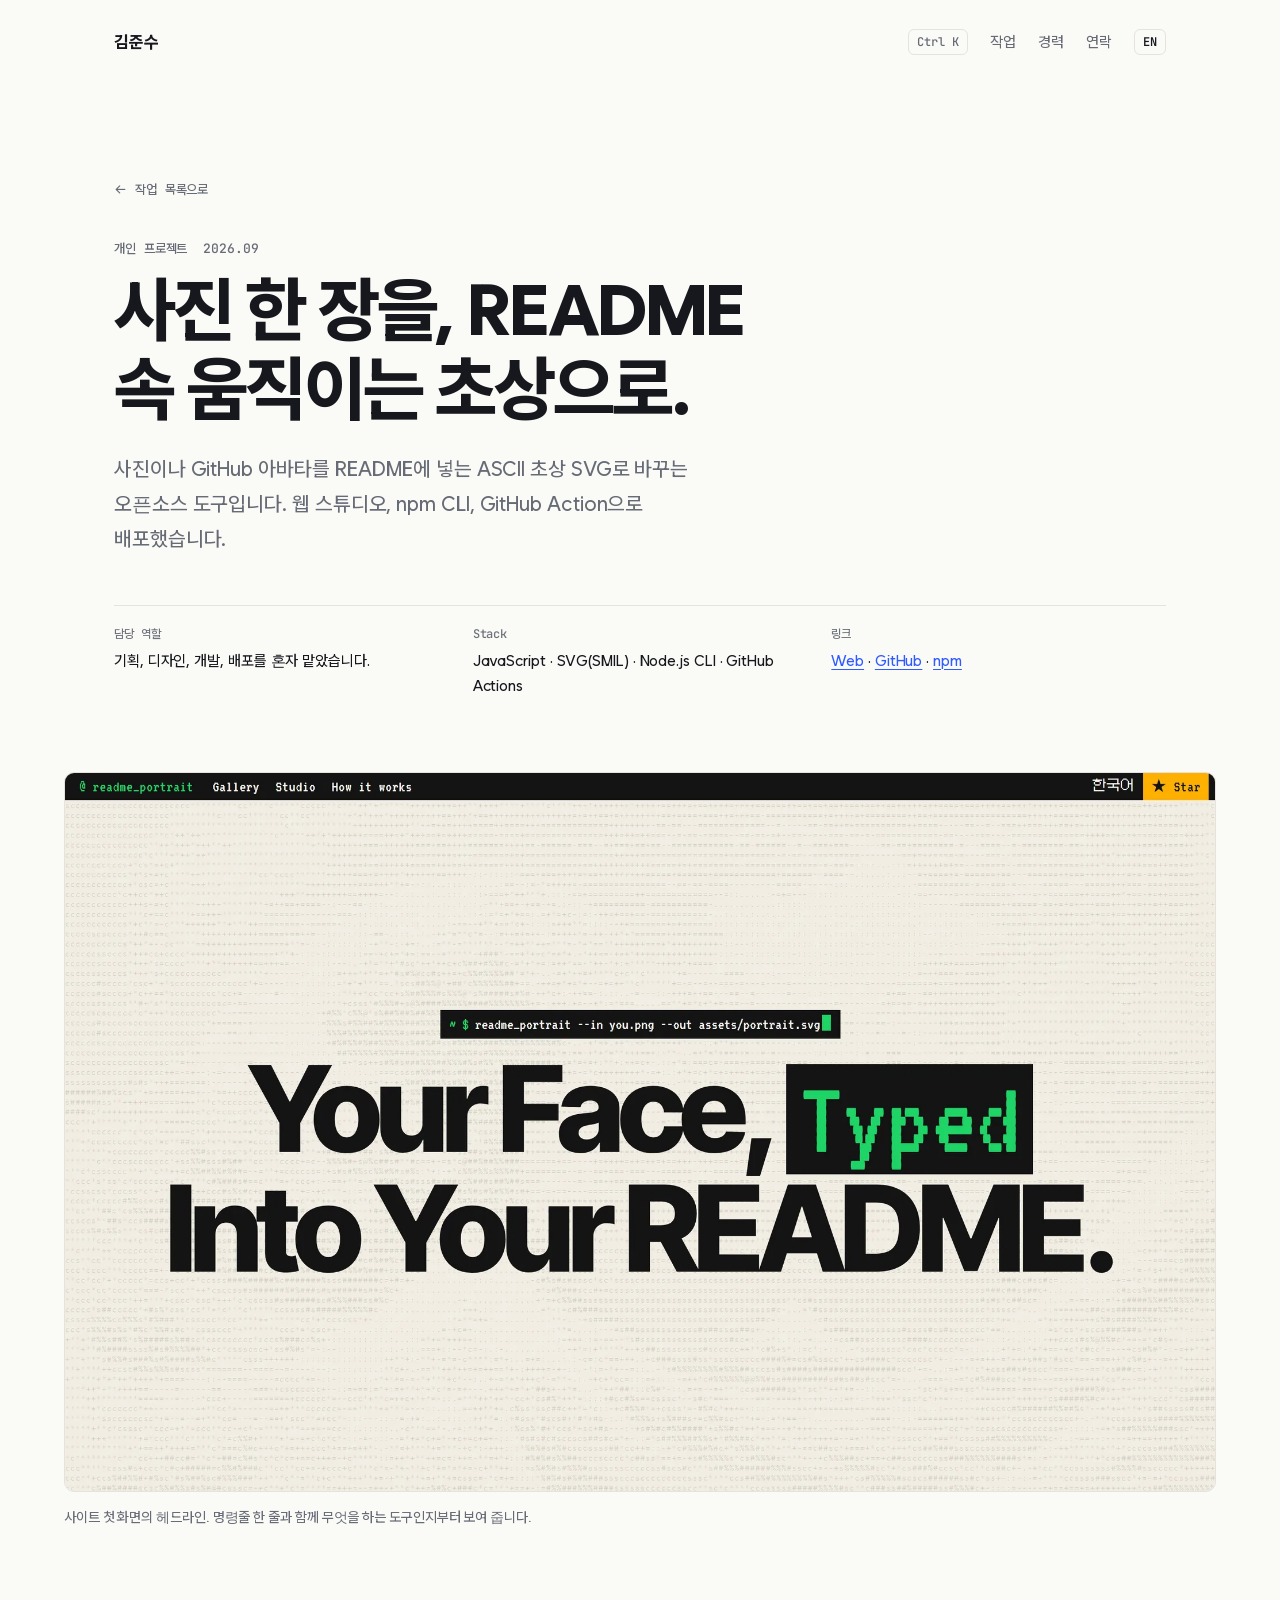
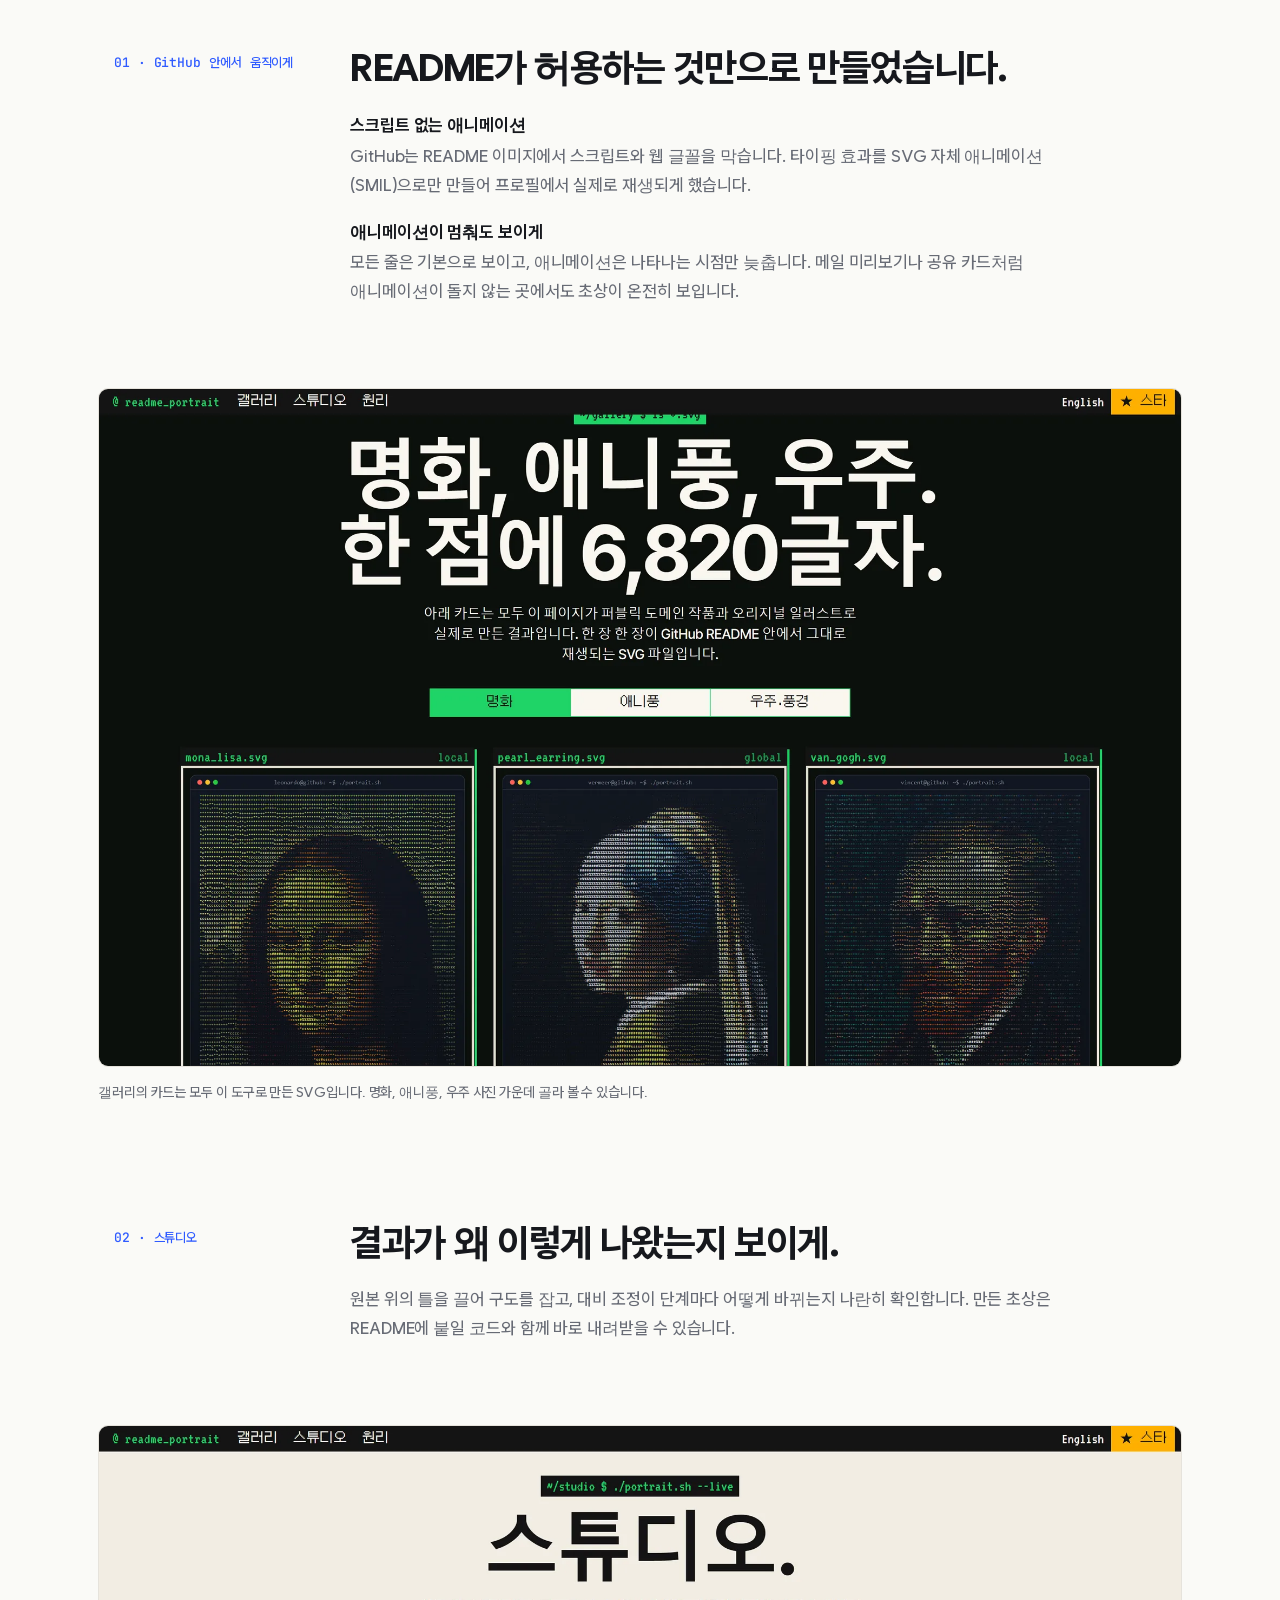
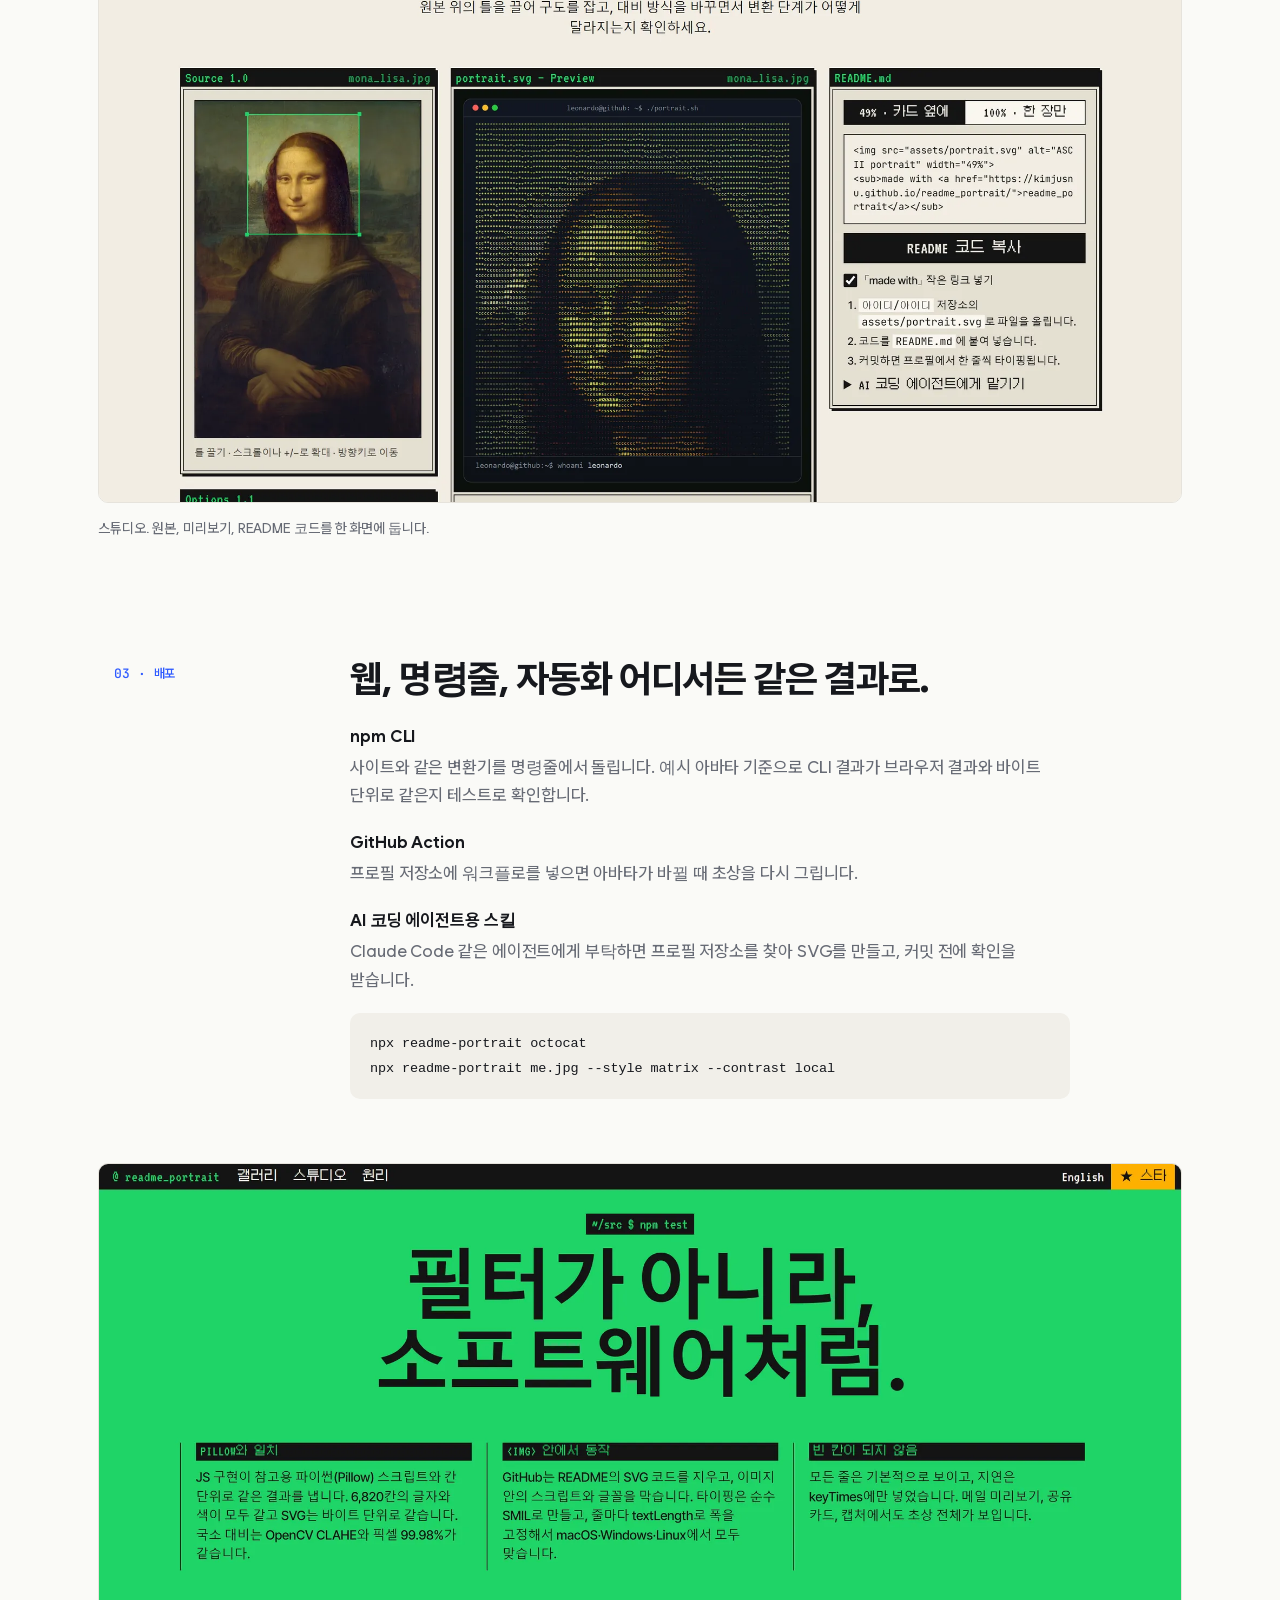
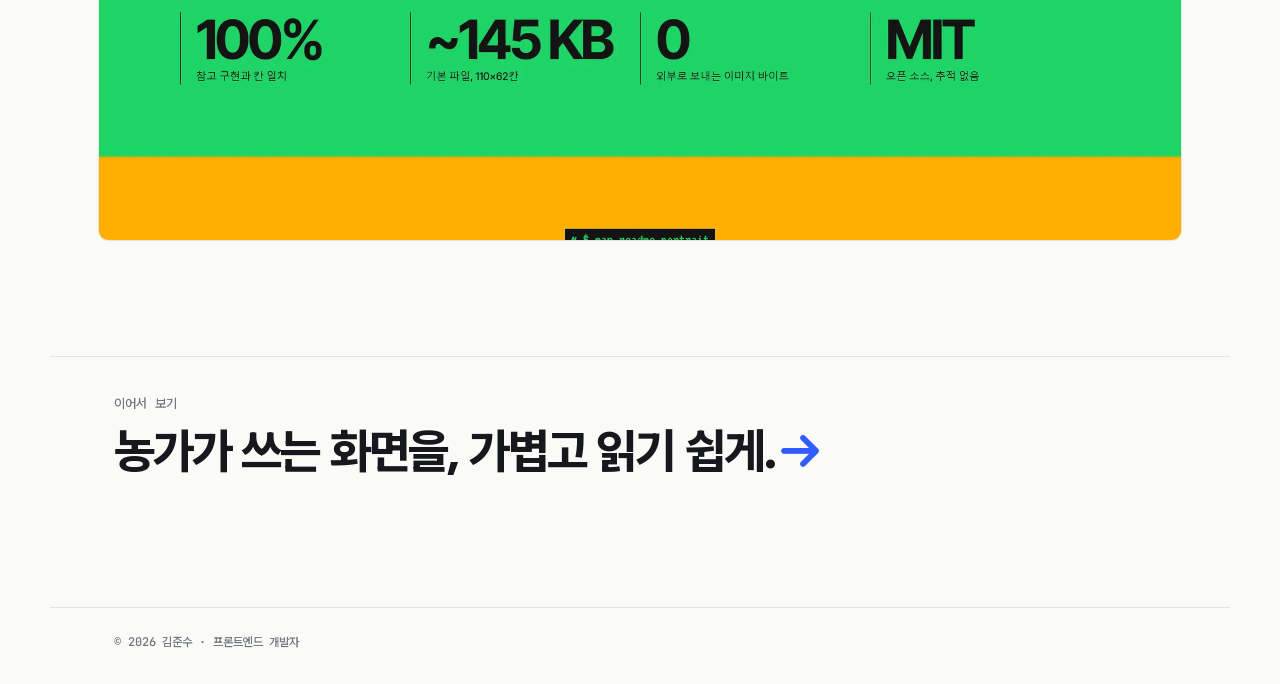
<file: readme-portrait/index.html>
<!doctype html>
<html lang="ko">
<head>
  <meta charset="utf-8">
  <meta name="viewport" content="width=device-width, initial-scale=1">
  <title data-i18n="meta.titleRp">readme_portrait · 김준수</title>
  <meta name="description" content="사진이나 GitHub 아바타를 README에 넣는 움직이는 ASCII 초상 SVG로 바꾸는 오픈소스 도구를 만든 기록.">
  <meta name="theme-color" content="#fafaf7">
  <link rel="canonical" href="https://kimjusnu.github.io/portfolio/readme-portrait/">
  <meta property="og:type" content="website">
  <meta property="og:site_name" content="김준수 포트폴리오">
  <meta property="og:title" content="readme_portrait · 김준수">
  <meta property="og:description" content="사진이나 GitHub 아바타를 README용 움직이는 ASCII 초상 SVG로 바꾸는 오픈소스 도구. 웹 스튜디오, npm CLI, GitHub Action.">
  <meta property="og:url" content="https://kimjusnu.github.io/portfolio/readme-portrait/">
  <meta property="og:image" content="https://kimjusnu.github.io/portfolio/assets/og-rp.jpg">
  <meta property="og:image:width" content="1200">
  <meta property="og:image:height" content="630">
  <meta property="og:locale" content="ko_KR">
  <meta name="twitter:card" content="summary_large_image">
  <link rel="icon" href="../assets/favicon.svg" type="image/svg+xml">
  <link rel="preload" href="../assets/fonts/wanted-sans.woff2" as="font" type="font/woff2" crossorigin>
  <link rel="stylesheet" href="../style.css">
</head>
<body>
  <a class="skip" href="#main" data-i18n="a11y.skip">본문 바로가기</a>
  <header class="top wrap">
    <a class="name" href="../" data-i18n="brand.name">김준수</a>
    <nav class="nav" aria-label="주 메뉴" data-i18n-aria="nav.label">
      <a href="../#work" data-i18n="sec.work">작업</a>
      <a href="../#career" data-i18n="career.label">경력</a>
      <a href="../#contact" data-i18n="contact.label">연락</a>
      <button type="button" id="lang" lang="en">EN</button>
    </nav>
  </header>

  <main id="main" class="case">
    <header class="case-head wrap">
      <a class="back" href="../#work" data-i18n="page.backWork">작업 목록으로</a>
      <p class="meta"><span data-i18n="p.solo">개인 프로젝트</span><span>2026.09</span></p>
      <h1 data-i18n="rp.title">사진 한 장을, README 속 움직이는 초상으로.</h1>
      <p class="lede" data-i18n="rp.lede">사진이나 GitHub 아바타를 README에 넣는 ASCII 초상 SVG로 바꾸는 오픈소스 도구입니다. 웹 스튜디오, npm CLI, GitHub Action으로 배포했습니다.</p>
      <dl class="spec">
        <div><dt data-i18n="page.role">담당 역할</dt><dd data-i18n="rp.role">기획, 디자인, 개발, 배포를 혼자 맡았습니다.</dd></div>
        <div><dt>Stack</dt><dd>JavaScript · SVG(SMIL) · Node.js CLI · GitHub Actions</dd></div>
        <div><dt data-i18n="rp.linksH">링크</dt><dd><a href="https://kimjusnu.github.io/readme_portrait/">Web</a> · <a href="https://github.com/kimjusnu/readme_portrait">GitHub</a> · <a href="https://www.npmjs.com/package/readme-portrait">npm</a></dd></div>
      </dl>
    </header>

    <figure class="shot wide" data-reveal>
      <img src="../assets/shots/rp-headline-en.webp" srcset="../assets/shots/rp-headline-en-1000.webp 1000w, ../assets/shots/rp-headline-en.webp 2000w" sizes="(max-width: 1440px) 100vw, 1440px" alt="readme_portrait 첫 화면의 헤드라인. Your Face, Typed Into Your README." width="2000" height="1250" data-i18n-alt="alt.rpHeadline">
      <figcaption data-i18n="cap.rpHeadline">사이트 첫 화면의 헤드라인. 명령줄 한 줄과 함께 무엇을 하는 도구인지부터 보여 줍니다.</figcaption>
    </figure>

    <section class="chapter wrap" aria-labelledby="r1">
      <p class="no">01 · <span data-i18n="rp.c1.label">GitHub 안에서 움직이게</span></p>
      <div class="body">
        <h2 id="r1" data-i18n="rp.c1.title">README가 허용하는 것만으로 만들었습니다.</h2>
        <ul class="points">
          <li><strong data-i18n="rp.c1.1.h">스크립트 없는 애니메이션</strong> <span data-i18n="rp.c1.1.p">GitHub는 README 이미지에서 스크립트와 웹 글꼴을 막습니다. 타이핑 효과를 SVG 자체 애니메이션(SMIL)으로만 만들어 프로필에서 실제로 재생되게 했습니다.</span></li>
          <li><strong data-i18n="rp.c1.2.h">애니메이션이 멈춰도 보이게</strong> <span data-i18n="rp.c1.2.p">모든 줄은 기본으로 보이고, 애니메이션은 나타나는 시점만 늦춥니다. 메일 미리보기나 공유 카드처럼 애니메이션이 돌지 않는 곳에서도 초상이 온전히 보입니다.</span></li>
        </ul>
      </div>
    </section>
    <figure class="shot" data-reveal>
      <img src="../assets/shots/rp-gallery.webp" srcset="../assets/shots/rp-gallery-1000.webp 1000w, ../assets/shots/rp-gallery.webp 2000w" sizes="(max-width: 1200px) 100vw, 1200px" alt="명화를 ASCII 글자로 다시 그린 초상 세 점" width="2000" height="1250" loading="lazy" data-i18n-alt="alt.rpGallery">
      <figcaption data-i18n="cap.rpGallery">갤러리의 카드는 모두 이 도구로 만든 SVG입니다. 명화, 애니풍, 우주 사진 가운데 골라 볼 수 있습니다.</figcaption>
    </figure>

    <section class="chapter wrap" aria-labelledby="r2">
      <p class="no">02 · <span data-i18n="rp.c2.label">스튜디오</span></p>
      <div class="body">
        <h2 id="r2" data-i18n="rp.c2.title">결과가 왜 이렇게 나왔는지 보이게.</h2>
        <p data-i18n="rp.c2.p">원본 위의 틀을 끌어 구도를 잡고, 대비 조정이 단계마다 어떻게 바뀌는지 나란히 확인합니다. 만든 초상은 README에 붙일 코드와 함께 바로 내려받을 수 있습니다.</p>
      </div>
    </section>
    <figure class="shot" data-reveal>
      <img src="../assets/shots/rp-studio.webp" srcset="../assets/shots/rp-studio-1000.webp 1000w, ../assets/shots/rp-studio.webp 2000w" sizes="(max-width: 1200px) 100vw, 1200px" alt="스튜디오 화면. 원본, 미리보기, README 코드 창." width="2000" height="1250" loading="lazy" data-i18n-alt="alt.rpStudio">
      <figcaption data-i18n="cap.rpStudio">스튜디오. 원본, 미리보기, README 코드를 한 화면에 둡니다.</figcaption>
    </figure>

    <section class="chapter wrap" aria-labelledby="r3">
      <p class="no">03 · <span data-i18n="rp.c3.label">배포</span></p>
      <div class="body">
        <h2 id="r3" data-i18n="rp.c3.title">웹, 명령줄, 자동화 어디서든 같은 결과로.</h2>
        <ul class="points">
          <li><strong data-i18n="rp.c3.1.h">npm CLI</strong> <span data-i18n="rp.c3.1.p">사이트와 같은 변환기를 명령줄에서 돌립니다. 예시 아바타 기준으로 CLI 결과가 브라우저 결과와 바이트 단위로 같은지 테스트로 확인합니다.</span></li>
          <li><strong data-i18n="rp.c3.2.h">GitHub Action</strong> <span data-i18n="rp.c3.2.p">프로필 저장소에 워크플로를 넣으면 아바타가 바뀔 때 초상을 다시 그립니다.</span></li>
          <li><strong data-i18n="rp.c3.3.h">AI 코딩 에이전트용 스킬</strong> <span data-i18n="rp.c3.3.p">Claude Code 같은 에이전트에게 부탁하면 프로필 저장소를 찾아 SVG를 만들고, 커밋 전에 확인을 받습니다.</span></li>
        </ul>
        <pre class="code"><code>npx readme-portrait octocat
npx readme-portrait me.jpg --style matrix --contrast local</code></pre>
      </div>
    </section>
    <figure class="shot" data-reveal>
      <img src="../assets/shots/rp-tech.webp" srcset="../assets/shots/rp-tech-1000.webp 1000w, ../assets/shots/rp-tech.webp 2000w" sizes="(max-width: 1200px) 100vw, 1200px" alt="기술 설명 구간" width="2000" height="1250" loading="lazy" data-i18n-alt="alt.rpTech">
    </figure>

    <a class="next wrap" href="../myfeed/"><span data-i18n="page.next">이어서 보기</span><strong data-i18n="mf.title">농가가 쓰는 화면을, 가볍고 읽기 쉽게.</strong></a>
  </main>

  <footer class="foot wrap"><span data-i18n="footer.bottom">© 2026 김준수 · 프론트엔드 개발자</span></footer>

  <script src="../js/strings-en.js"></script>
  <script src="../js/main.js"></script>
  <script src="../js/motion.js"></script>
  <script src="../js/extras.js"></script>
</body>
</html>
</file>
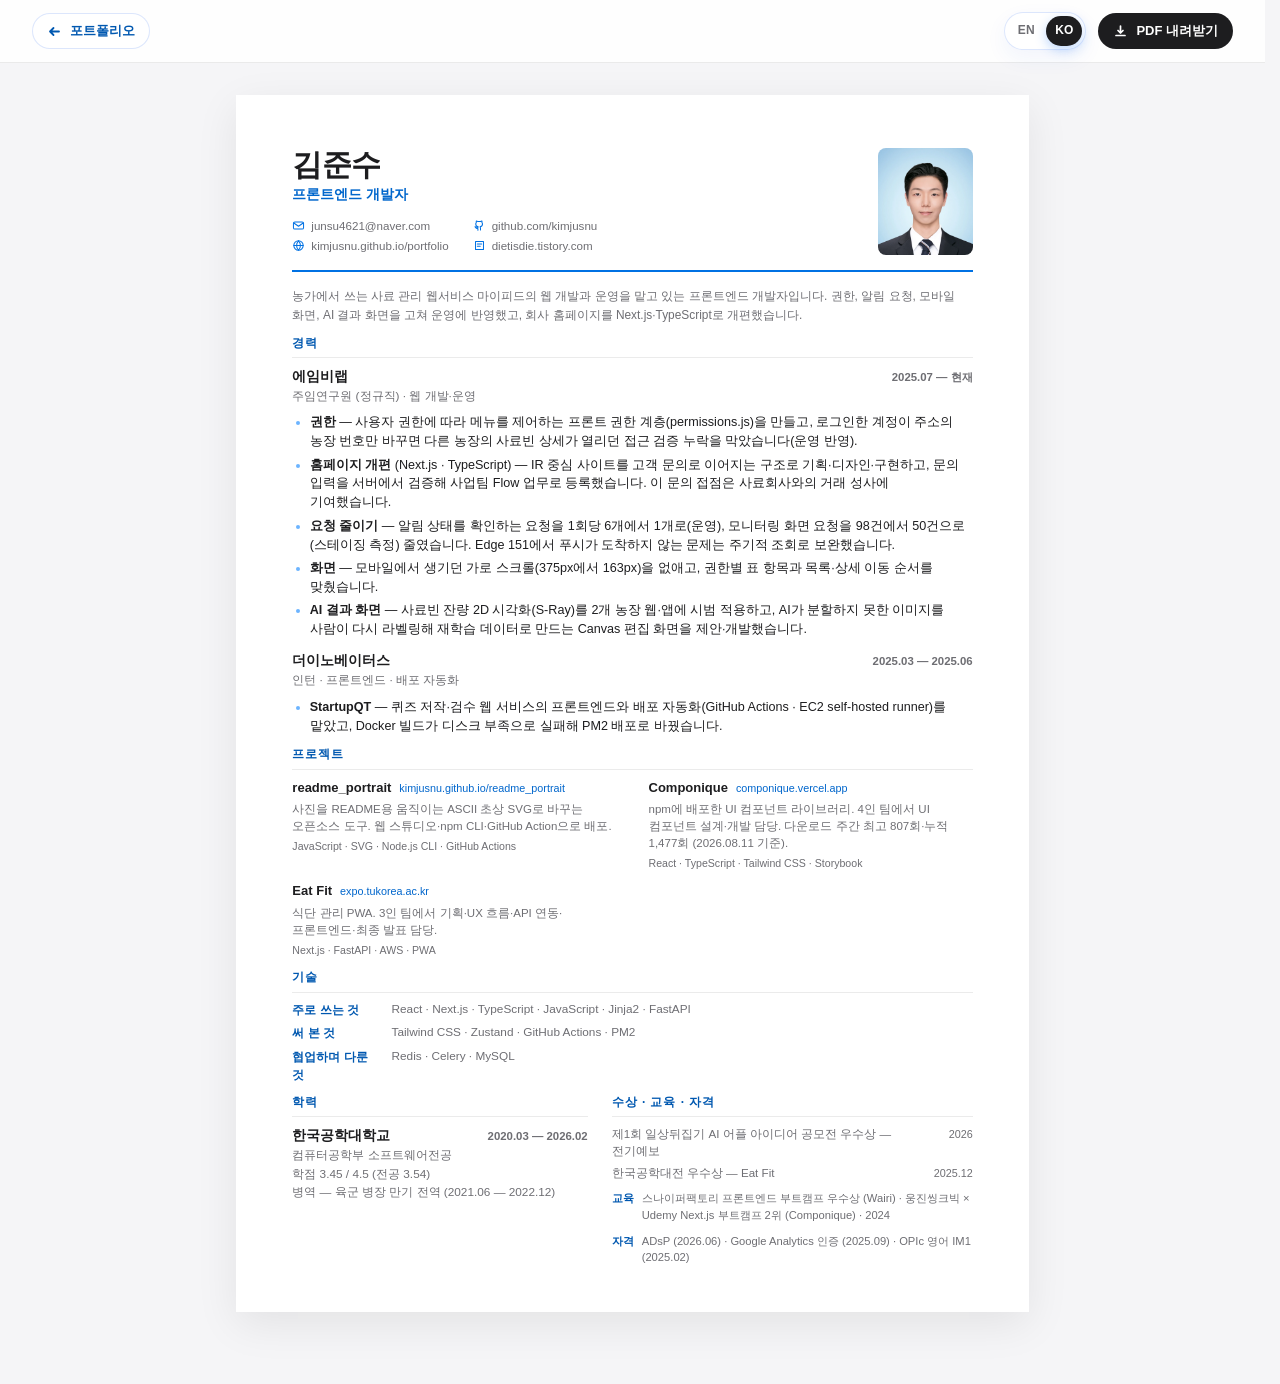
<file: resume/index.html>
<!doctype html>
<html lang="ko">
<head>
<meta charset="utf-8">
<meta name="viewport" content="width=device-width, initial-scale=1">
<title>김준수 — 이력서</title>
<meta name="description" content="실제 고객이 쓰는 서비스를 개발·운영해 온 프론트엔드 개발자 김준수의 이력서입니다.">
<meta name="theme-color" content="#f7faff" media="(prefers-color-scheme: light)">
<meta name="theme-color" content="#0b1220" media="(prefers-color-scheme: dark)">
<meta name="author" content="김준수">
<!-- 이력서는 검색 결과에 뜰 필요가 없고, 링크를 받은 사람만 보면 됩니다 -->
<meta name="robots" content="noindex, follow">
<link rel="icon" href="../assets/favicon.svg" type="image/svg+xml">
<script>
(function () {
  var root = document.documentElement;
  root.classList.add('js');
  var lang = 'en';
  try {
    var fromUrl = location.search.match(/[?&]lang=(en|ko)/);
    var stored = fromUrl ? fromUrl[1] : localStorage.getItem('lang');
    if (stored === 'ko' || stored === 'en') lang = stored;
  } catch (e) {
    /* storage blocked — the default stands */
  }
  if (lang !== 'ko') {
    root.classList.add('i18n-pending');
    setTimeout(function () {
      root.classList.remove('i18n-pending');
    }, 1500);
  }
})();
</script>
<link rel="stylesheet" href="css/base.css">
<link rel="stylesheet" href="css/i18n.css">
<link rel="stylesheet" href="css/resume.css">
</head>
<body class="resume-body">

<!-- 화면에만 보이는 도구 모음. 인쇄물에는 나오지 않습니다. -->
<div class="resume-bar">
  <a class="resume-bar-back" href="../">
    <svg width="15" height="15" viewBox="0 0 15 15" fill="none" stroke="currentColor" stroke-width="1.8" stroke-linecap="round" stroke-linejoin="round" aria-hidden="true"><path d="M12 7.5H3M6.5 4L3 7.5 6.5 11"/></svg>
    <span data-i18n="r.backToSite">포트폴리오</span>
  </a>
  <div class="resume-bar-right">
    <div class="lang-switch" role="group" data-i18n-attr="aria-label:a11y.langGroup" aria-label="언어 선택">
      <button type="button" data-lang-set="en" aria-pressed="true">EN</button>
      <button type="button" data-lang-set="ko" aria-pressed="false">KO</button>
    </div>
    <!-- The PDF is built ahead of time by design/build-resume-pdf.mjs, so this
         hands over the exact file rather than whatever the visitor's print
         dialog happens to produce. Ctrl+P still works via the print styles. -->
    <a class="resume-print" data-i18n-attr="href:r.pdfHref|download:r.pdfName" href="resume-ko.pdf" download="김준수-이력서.pdf">
      <svg width="15" height="15" viewBox="0 0 15 15" fill="none" stroke="currentColor" stroke-width="1.7" stroke-linecap="round" stroke-linejoin="round" aria-hidden="true"><path d="M7.5 2v7m0 0L5 6.5M7.5 9 10 6.5M3 11.5h9"/></svg>
      <span data-i18n="r.print">PDF 내려받기</span>
    </a>
  </div>
</div>

<main class="sheet" id="resume">

  <!-- ============================ Header ============================ -->
  <header class="r-head">
    <div class="r-head-text">
      <h1 data-i18n="r.name">김준수</h1>
      <p class="r-role" data-i18n="r.role">프론트엔드 개발자</p>
      <ul class="r-contact">
        <li>
          <svg viewBox="0 0 18 18" aria-hidden="true"><rect x="2" y="4" width="14" height="10" rx="2"/><path d="M2.5 5.5 9 10l6.5-4.5"/></svg>
          <a href="mailto:junsu4621@naver.com">junsu4621@naver.com</a>
        </li>
        <li>
          <svg viewBox="0 0 18 18" aria-hidden="true"><path d="M6.8 15.5v-2.3c-2.3.4-2.9-1-2.9-1-.3-.8-.8-1.1-.8-1.1-.7-.5 0-.5 0-.5.8.05 1.2.8 1.2.8.7 1.2 1.8.9 2.4.6.05-.5.3-.9.5-1.1-1.8-.2-3.4-.9-3.4-3.9 0-.9.3-1.6.8-2.1-.1-.2-.35-1 .08-2.1 0 0 .7-.2 2.3.8a5.6 5.6 0 0 1 3 0c1.6-1 2.3-.8 2.3-.8.43 1.1.16 1.9.08 2.1.5.5.8 1.2.8 2.1 0 3-1.6 3.7-3.4 3.9.3.3.6.85.6 1.7v2.5"/></svg>
          <a href="https://github.com/kimjusnu">github.com/kimjusnu</a>
        </li>
        <li>
          <svg viewBox="0 0 18 18" aria-hidden="true"><circle cx="9" cy="9" r="6.5"/><path d="M2.5 9h13M9 2.5c3.5 3.6 3.5 9.4 0 13M9 2.5c-3.5 3.6-3.5 9.4 0 13"/></svg>
          <a href="https://kimjusnu.github.io/portfolio/">kimjusnu.github.io/portfolio</a>
        </li>
        <li>
          <svg viewBox="0 0 18 18" aria-hidden="true"><path d="M3.5 3.5h11v11h-11z"/><path d="M6 7h6M6 10h4"/></svg>
          <a href="https://dietisdie.tistory.com/">dietisdie.tistory.com</a>
        </li>
      </ul>
    </div>
    <!-- 증명사진 원본. 한국어판에만 나가고 영어판에서는 CSS가 숨깁니다. -->
    <img class="r-photo" src="photo.webp" width="600" height="800" data-i18n-attr="alt:r.photoAlt" alt="김준수 증명사진" decoding="async">
  </header>

  <p class="r-summary" data-i18n="r.summary.body">농가에서 쓰는 사료 관리 웹서비스 마이피드의 웹 개발과 운영을 맡고 있는 프론트엔드 개발자입니다. 권한, 알림 요청, 모바일 화면, AI 결과 화면을 고쳐 운영에 반영했고, 회사 홈페이지를 Next.js·TypeScript로 개편했습니다.</p>

  <!-- ========================== Experience ========================== -->
  <section class="r-section">
    <h2 data-i18n="r.exp.title">경력</h2>

    <article class="r-item">
      <div class="r-item-head">
        <h3 data-i18n="r.exp.1.company">에임비랩</h3>
        <span class="r-when" data-i18n="r.exp.1.when">2025.07 — 현재</span>
      </div>
      <p class="r-role-line" data-i18n="r.exp.1.role">주임연구원 (정규직) · 웹 개발·운영</p>
      <ul>
        <li data-i18n-html="r.exp.1.a"><strong>권한</strong> — 사용자 권한에 따라 메뉴를 제어하는 프론트 권한 계층(permissions.js)을 만들고, 로그인한 계정이 주소의 농장 번호만 바꾸면 다른 농장의 사료빈 상세가 열리던 접근 검증 누락을 막았습니다(운영 반영).</li>
        <li data-i18n-html="r.exp.1.c"><strong>홈페이지 개편</strong> (Next.js · TypeScript) — IR 중심 사이트를 고객 문의로 이어지는 구조로 기획·디자인·구현하고, 문의 입력을 서버에서 검증해 사업팀 Flow 업무로 등록했습니다. 이 문의 접점은 사료회사와의 거래 성사에 기여했습니다.</li>
        <li data-i18n-html="r.exp.1.b"><strong>요청 줄이기</strong> — 알림 상태를 확인하는 요청을 1회당 6개에서 1개로(운영), 모니터링 화면 요청을 98건에서 50건으로(스테이징 측정) 줄였습니다. Edge 151에서 푸시가 도착하지 않는 문제는 주기적 조회로 보완했습니다.</li>
        <li data-i18n-html="r.exp.1.e"><strong>화면</strong> — 모바일에서 생기던 가로 스크롤(375px에서 163px)을 없애고, 권한별 표 항목과 목록·상세 이동 순서를 맞췄습니다.</li>
        <li data-i18n-html="r.exp.1.d"><strong>AI 결과 화면</strong> — 사료빈 잔량 2D 시각화(S-Ray)를 2개 농장 웹·앱에 시범 적용하고, AI가 분할하지 못한 이미지를 사람이 다시 라벨링해 재학습 데이터로 만드는 Canvas 편집 화면을 제안·개발했습니다.</li>
      </ul>
    </article>

    <article class="r-item">
      <div class="r-item-head">
        <h3 data-i18n="r.exp.2.company">더이노베이터스</h3>
        <span class="r-when" data-i18n="r.exp.2.when">2025.03 — 2025.06</span>
      </div>
      <p class="r-role-line" data-i18n="r.exp.2.role">인턴 · 프론트엔드 · 배포 자동화</p>
      <ul>
        <li data-i18n-html="r.exp.2.a"><strong>StartupQT</strong> — 퀴즈 저작·검수 웹 서비스의 프론트엔드와 배포 자동화(GitHub Actions · EC2 self-hosted runner)를 맡았고, Docker 빌드가 디스크 부족으로 실패해 PM2 배포로 바꿨습니다.</li>
      </ul>
    </article>
  </section>

  <!-- =========================== Projects =========================== -->
  <section class="r-section">
    <h2 data-i18n="r.proj.title">프로젝트</h2>

    <ul class="r-projects">
      <li>
        <div class="r-proj-head">
          <h3>readme_portrait</h3>
          <a href="https://kimjusnu.github.io/readme_portrait/">kimjusnu.github.io/readme_portrait</a>
        </div>
        <p data-i18n="r.proj.0.desc">사진을 README용 움직이는 ASCII 초상 SVG로 바꾸는 오픈소스 도구. 웹 스튜디오·npm CLI·GitHub Action으로 배포.</p>
        <p class="r-stack">JavaScript · SVG · Node.js CLI · GitHub Actions</p>
      </li>
      <li>
        <div class="r-proj-head">
          <h3>Componique</h3>
          <a href="https://componique.vercel.app/">componique.vercel.app</a>
        </div>
        <p data-i18n="r.proj.1.desc">npm에 배포한 UI 컴포넌트 라이브러리. 4인 팀에서 UI 컴포넌트 설계·개발 담당. 다운로드 주간 최고 807회·누적 1,477회 (2026.08.11 기준).</p>
        <p class="r-stack">React · TypeScript · Tailwind CSS · Storybook</p>
      </li>
      <li>
        <div class="r-proj-head">
          <h3>Eat Fit</h3>
          <a href="https://expo.tukorea.ac.kr/2025/work/87">expo.tukorea.ac.kr</a>
        </div>
        <p data-i18n="r.proj.3.desc">식단 관리 PWA. 3인 팀에서 기획·UX 흐름·API 연동·프론트엔드·최종 발표 담당.</p>
        <p class="r-stack">Next.js · FastAPI · AWS · PWA</p>
      </li>
    </ul>
  </section>

  <!-- ============================ Skills ============================ -->
  <section class="r-section">
    <h2 data-i18n="r.skills.title">기술</h2>
    <dl class="r-skills">
      <dt data-i18n="r.skills.main">주로 쓰는 것</dt>
      <dd>React · Next.js · TypeScript · JavaScript · Jinja2 · FastAPI</dd>
      <dt data-i18n="r.skills.used">써 본 것</dt>
      <dd>Tailwind CSS · Zustand · GitHub Actions · PM2</dd>
      <dt data-i18n="r.skills.touched">협업하며 다룬 것</dt>
      <dd>Redis · Celery · MySQL</dd>
    </dl>
  </section>

  <!-- =================== Education · Awards (2-up) =================== -->
  <div class="r-columns">
    <section class="r-section">
      <h2 data-i18n="r.edu.title">학력</h2>
      <div class="r-item-head">
        <h3 data-i18n="r.edu.school">한국공학대학교</h3>
        <span class="r-when" data-i18n="r.edu.when">2020.03 — 2026.02</span>
      </div>
      <p class="r-role-line" data-i18n="r.edu.major">컴퓨터공학부 소프트웨어전공</p>
      <p class="r-role-line" data-i18n="r.edu.gpa">학점 3.45 / 4.5 (전공 3.54)</p>
      <p class="r-role-line" data-i18n="r.edu.military">병역 — 육군 병장 만기 전역 (2021.06 — 2022.12)</p>
    </section>

    <section class="r-section">
      <h2 data-i18n="r.awards.title">수상 · 교육 · 자격</h2>
      <ul class="r-awards">
        <li><span data-i18n="r.awards.4">제1회 일상뒤집기 AI 어플 아이디어 공모전 우수상 — 전기예보</span><span class="r-year">2026</span></li>
        <li><span data-i18n="r.awards.1">한국공학대전 우수상 — Eat Fit</span><span class="r-year">2025.12</span></li>
      </ul>
      <p class="r-certs">
        <span class="r-certs-label" data-i18n="r.train.label">교육</span>
        <span data-i18n="r.train.list">스나이퍼팩토리 프론트엔드 부트캠프 우수상 (Wairi) · 웅진씽크빅 × Udemy Next.js 부트캠프 2위 (Componique) · 2024</span>
      </p>
      <p class="r-certs">
        <span class="r-certs-label" data-i18n="r.certs.label">자격</span>
        <span data-i18n="r.certs.list">ADsP (2026.06) · Google Analytics 인증 (2025.09) · OPIc 영어 IM1 (2025.02)</span>
      </p>
    </section>
  </div>

</main>

<script src="strings.js" defer></script>
<script src="js/i18n.js" defer></script>
</body>
</html>
</file>
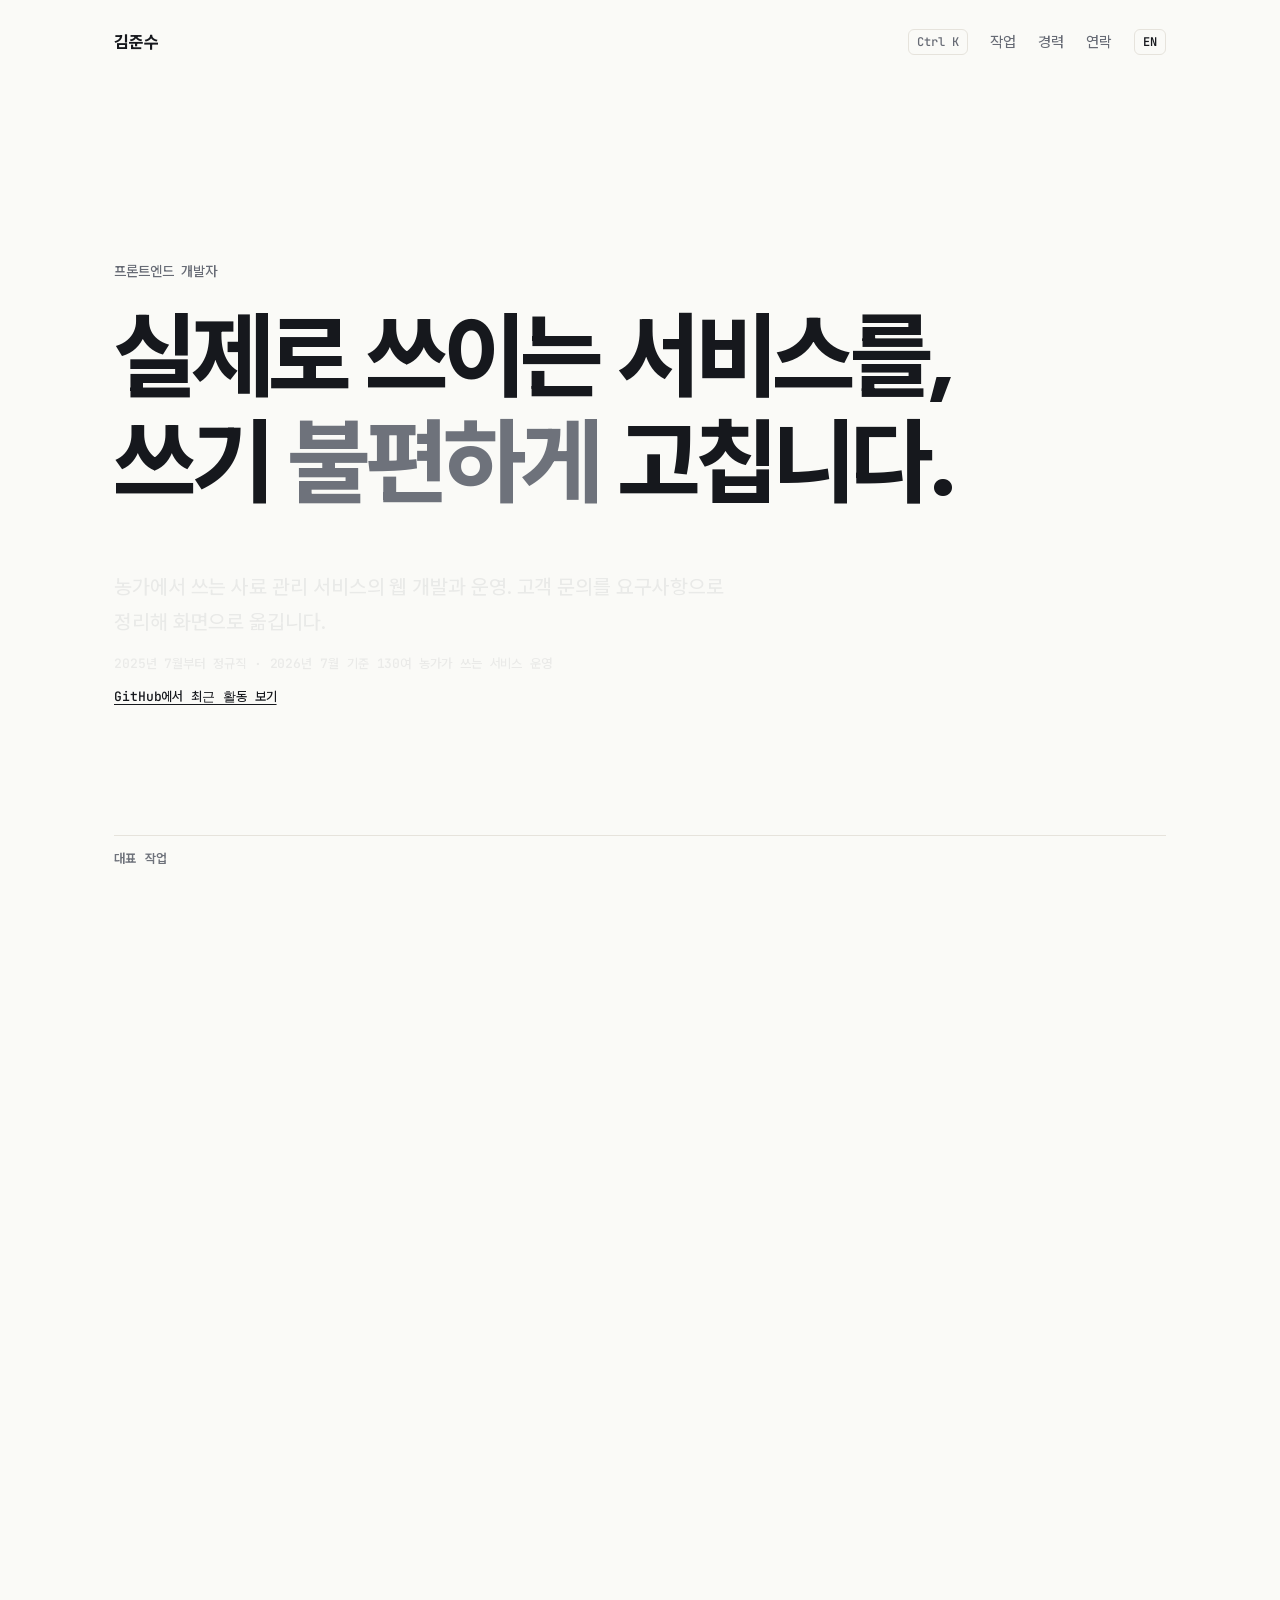
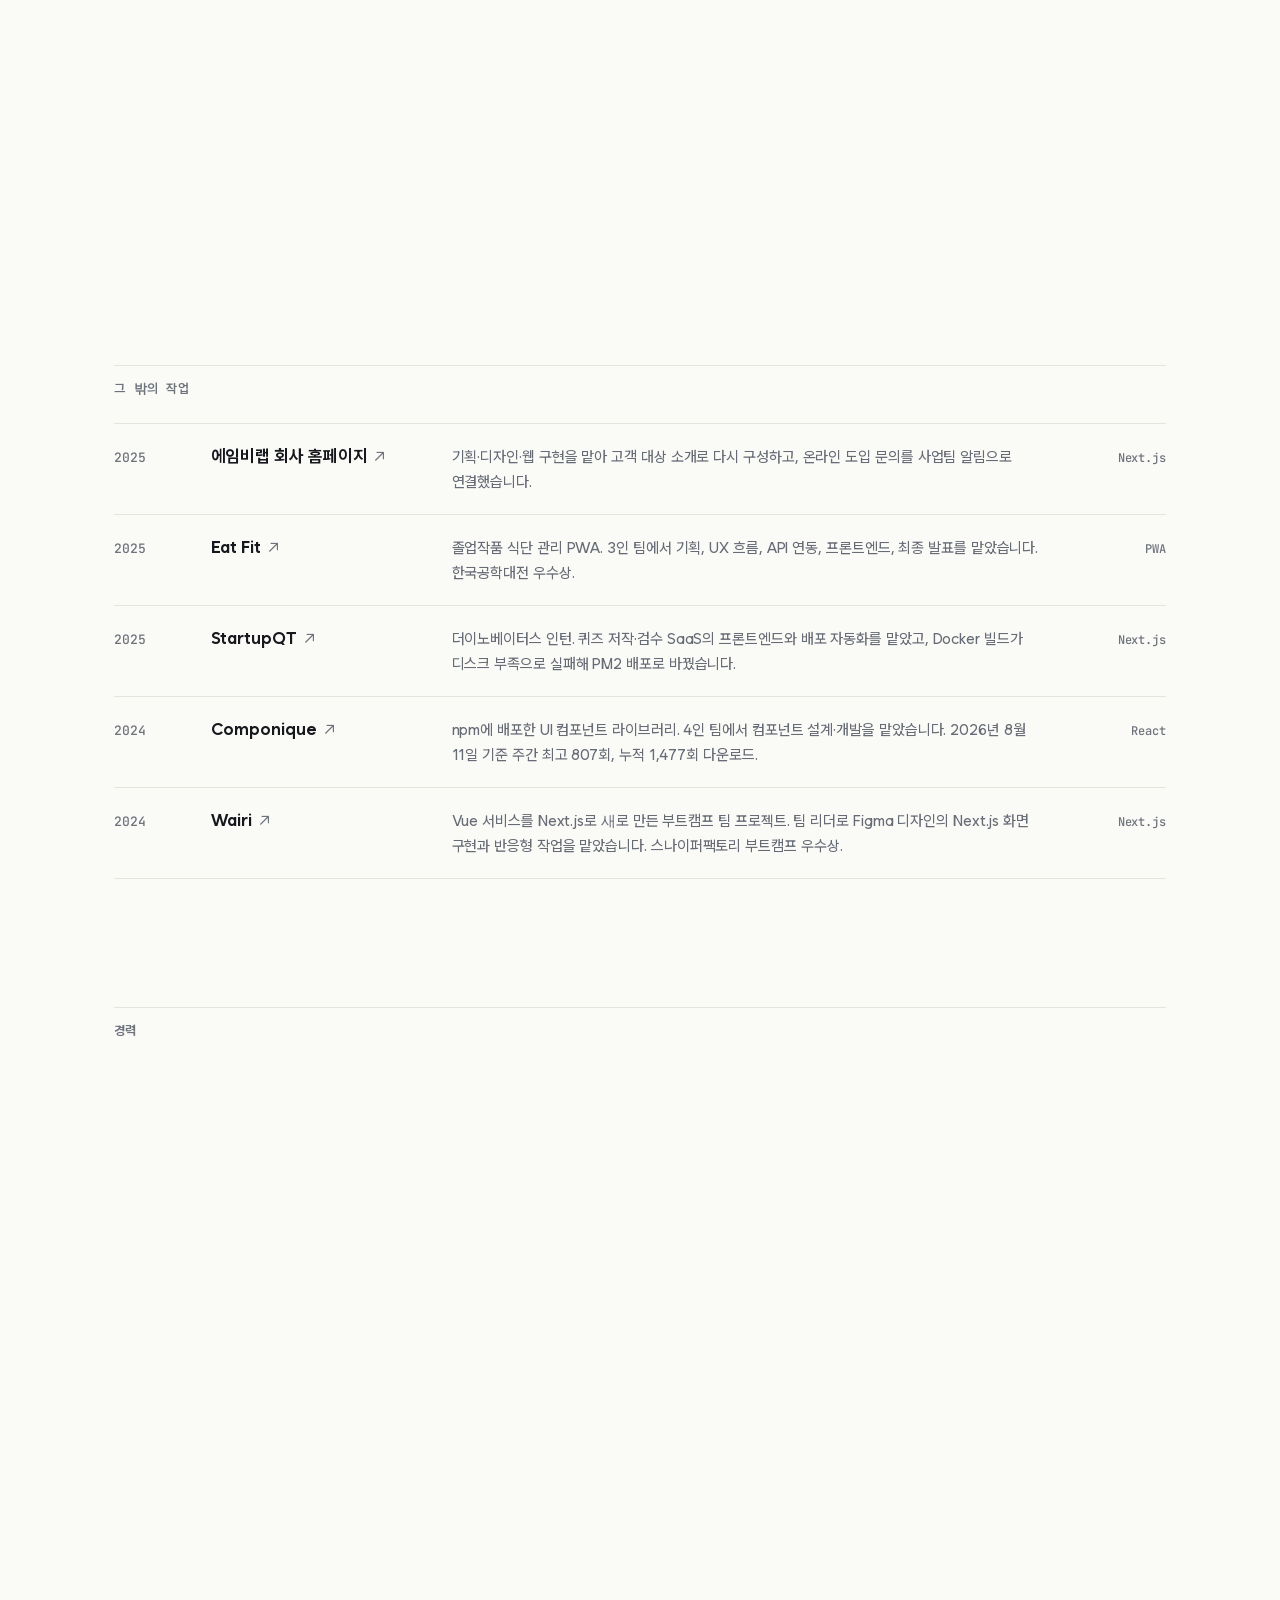
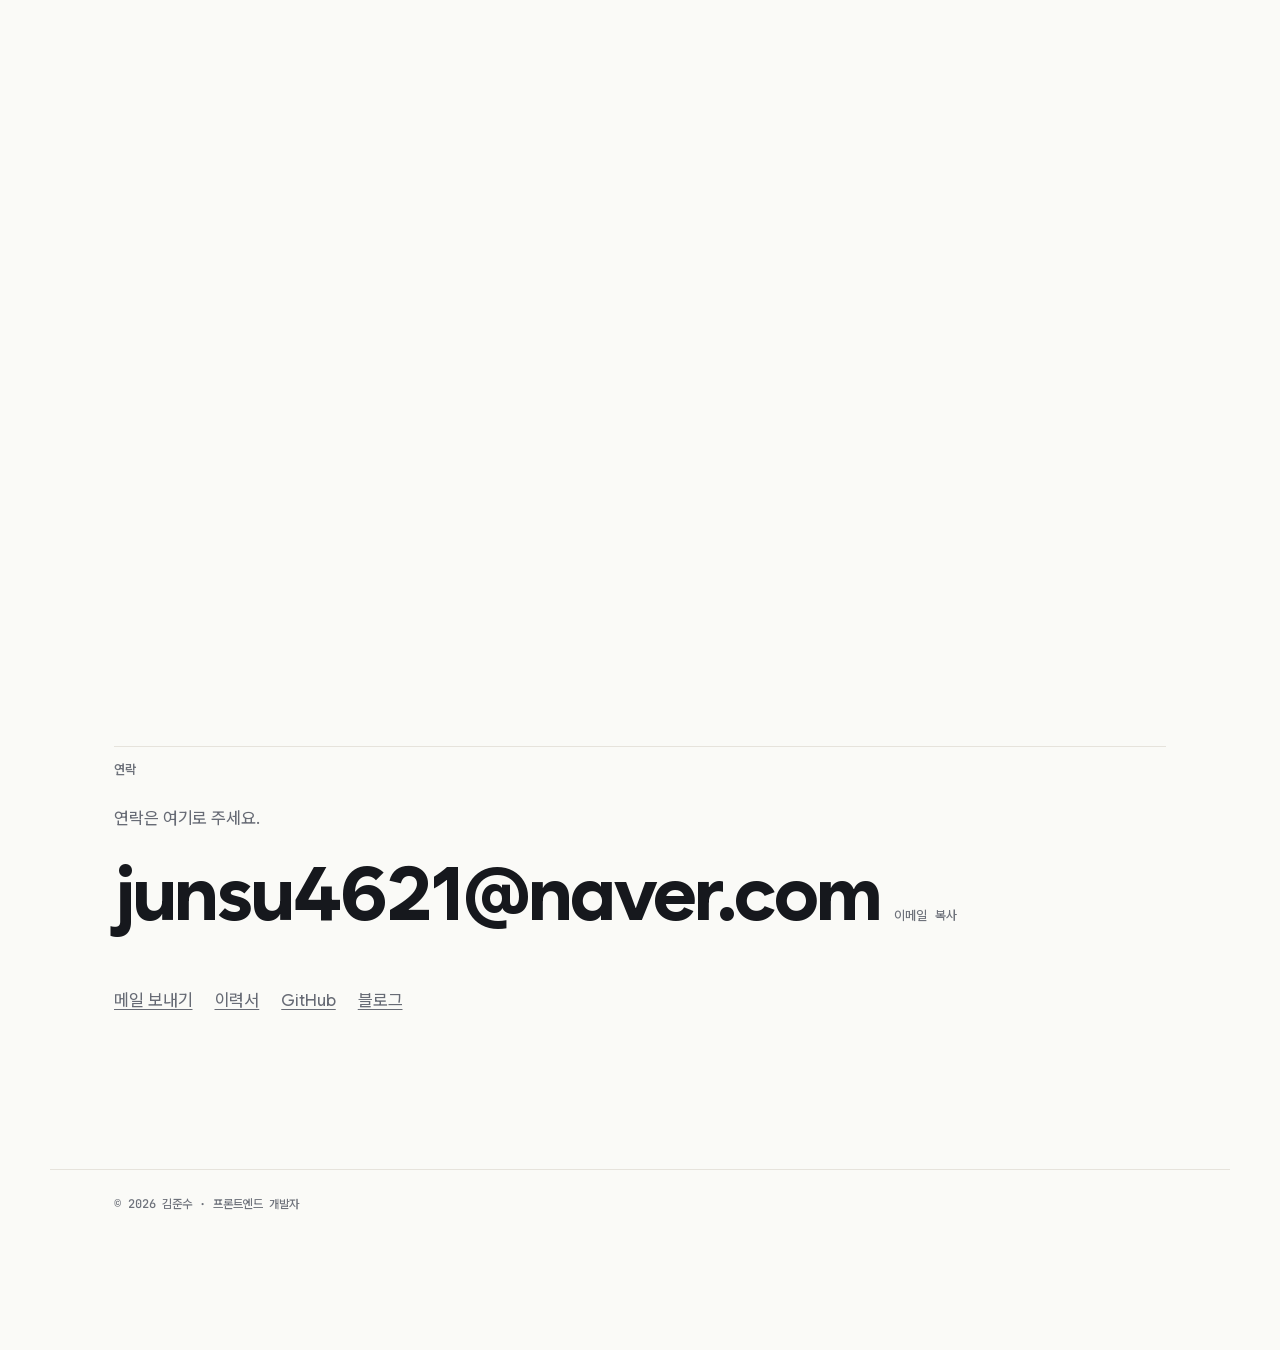
<file: work/index.html>
<!doctype html>
<html lang="ko">
<head>
<meta charset="utf-8">
<title>옮겼습니다 · 김준수</title>
<meta name="robots" content="noindex">
<link rel="canonical" href="https://kimjusnu.github.io/portfolio/">
<meta http-equiv="refresh" content="0; url=../#work">
</head>
<body>
<p>이 페이지는 <a href="../#work">새 주소</a>로 옮겼습니다.</p>
</body>
</html>
</file>
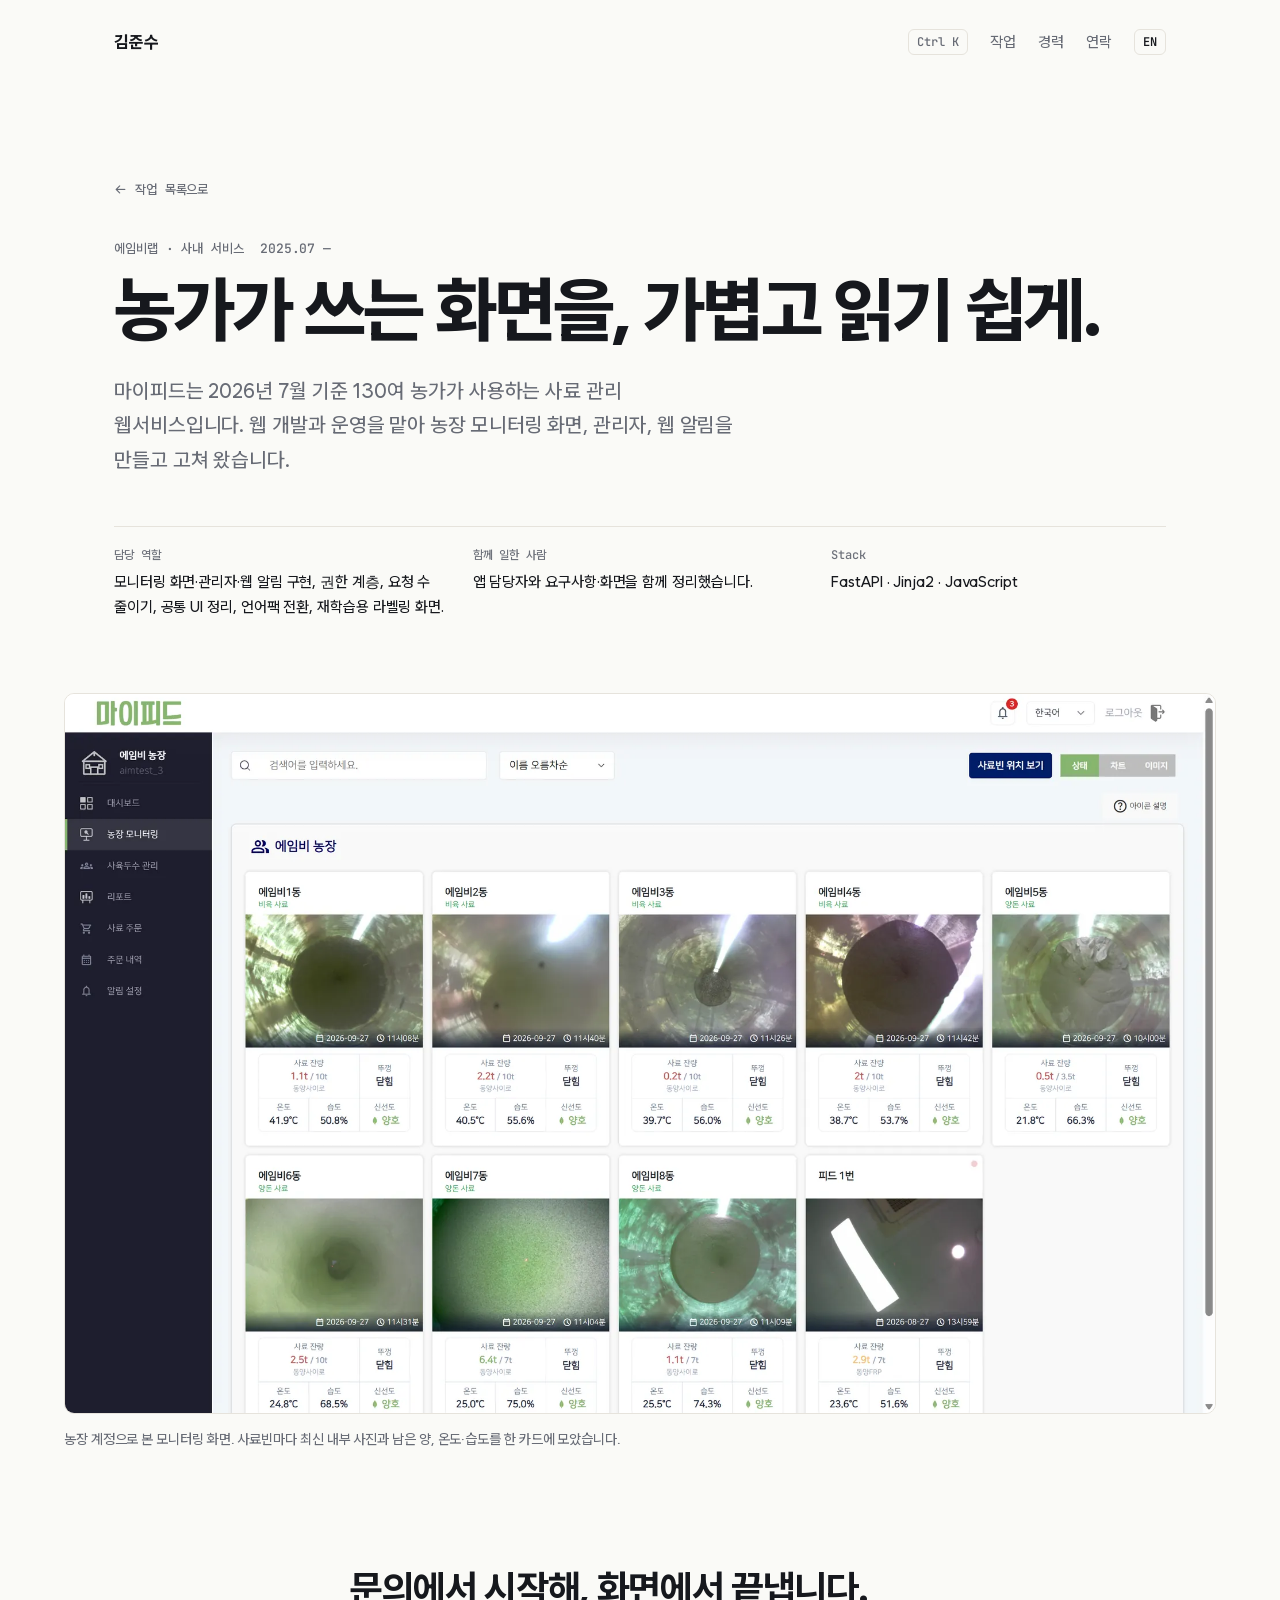
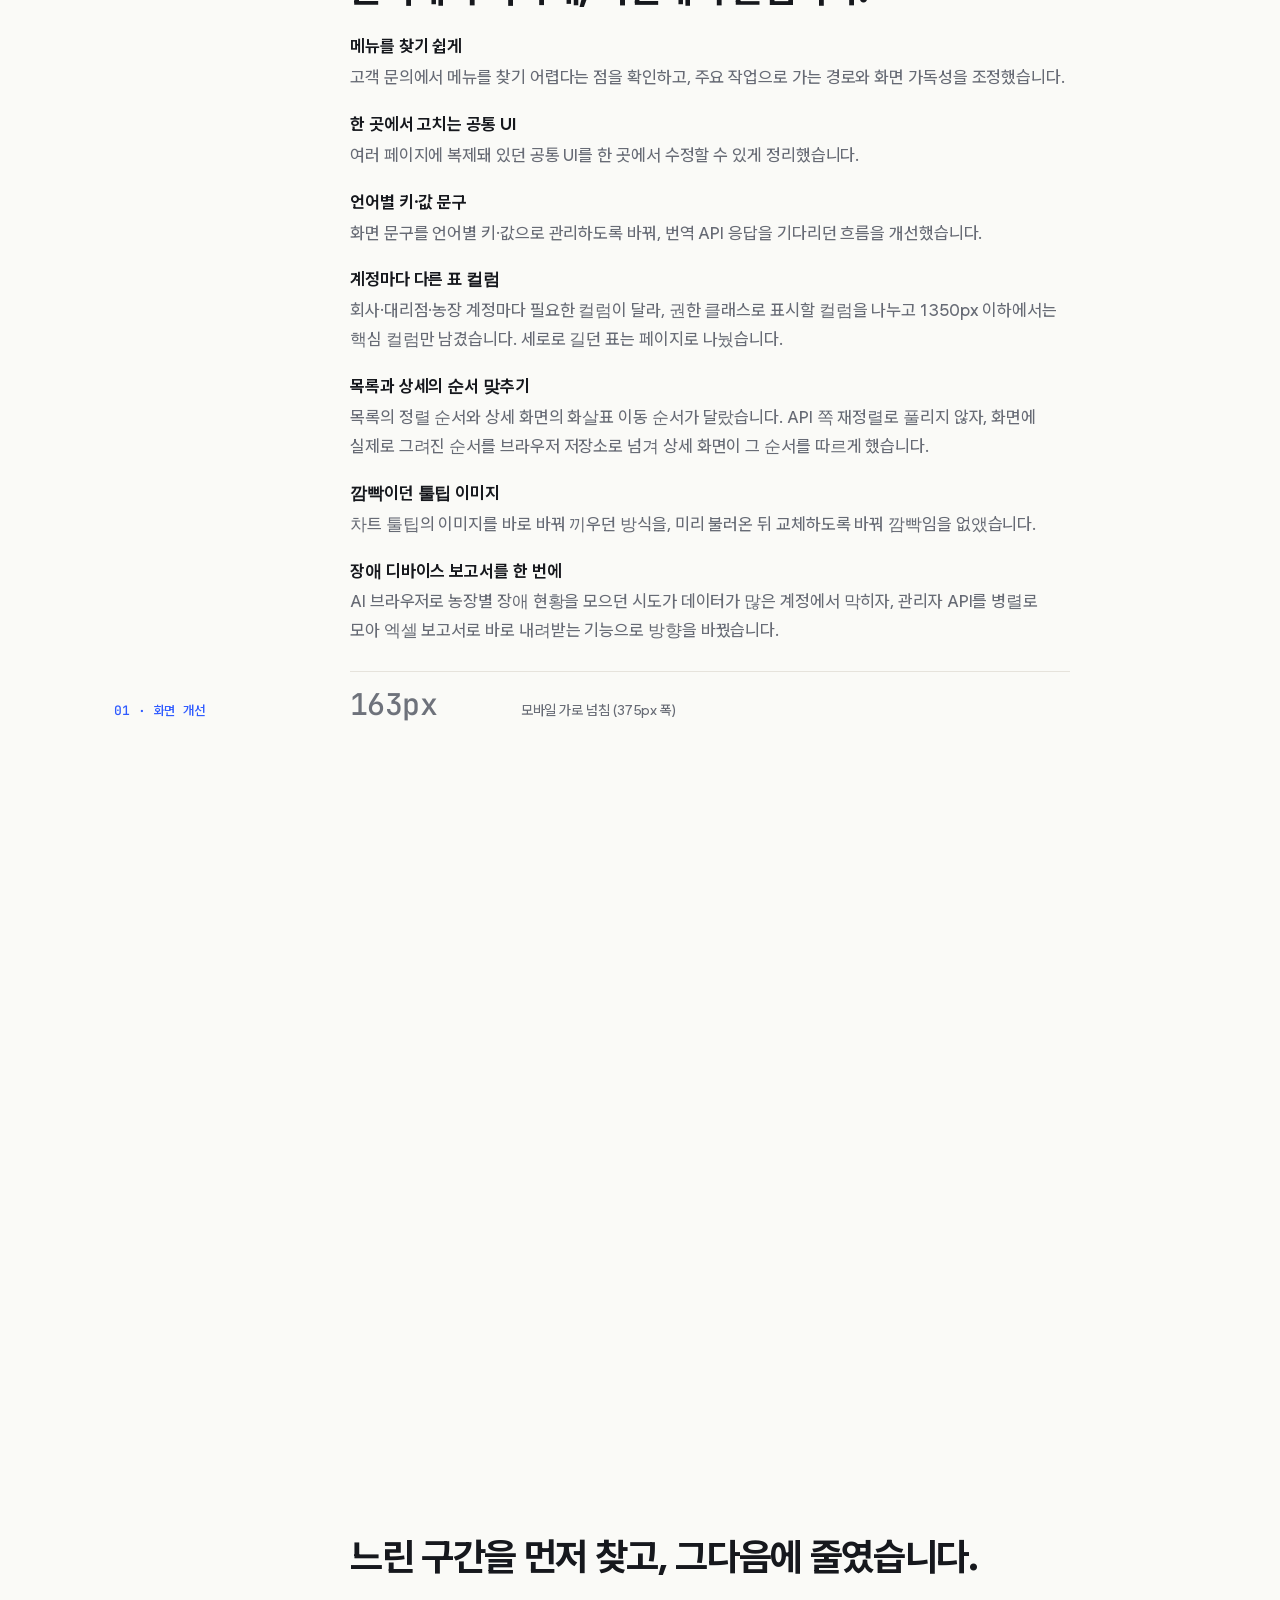
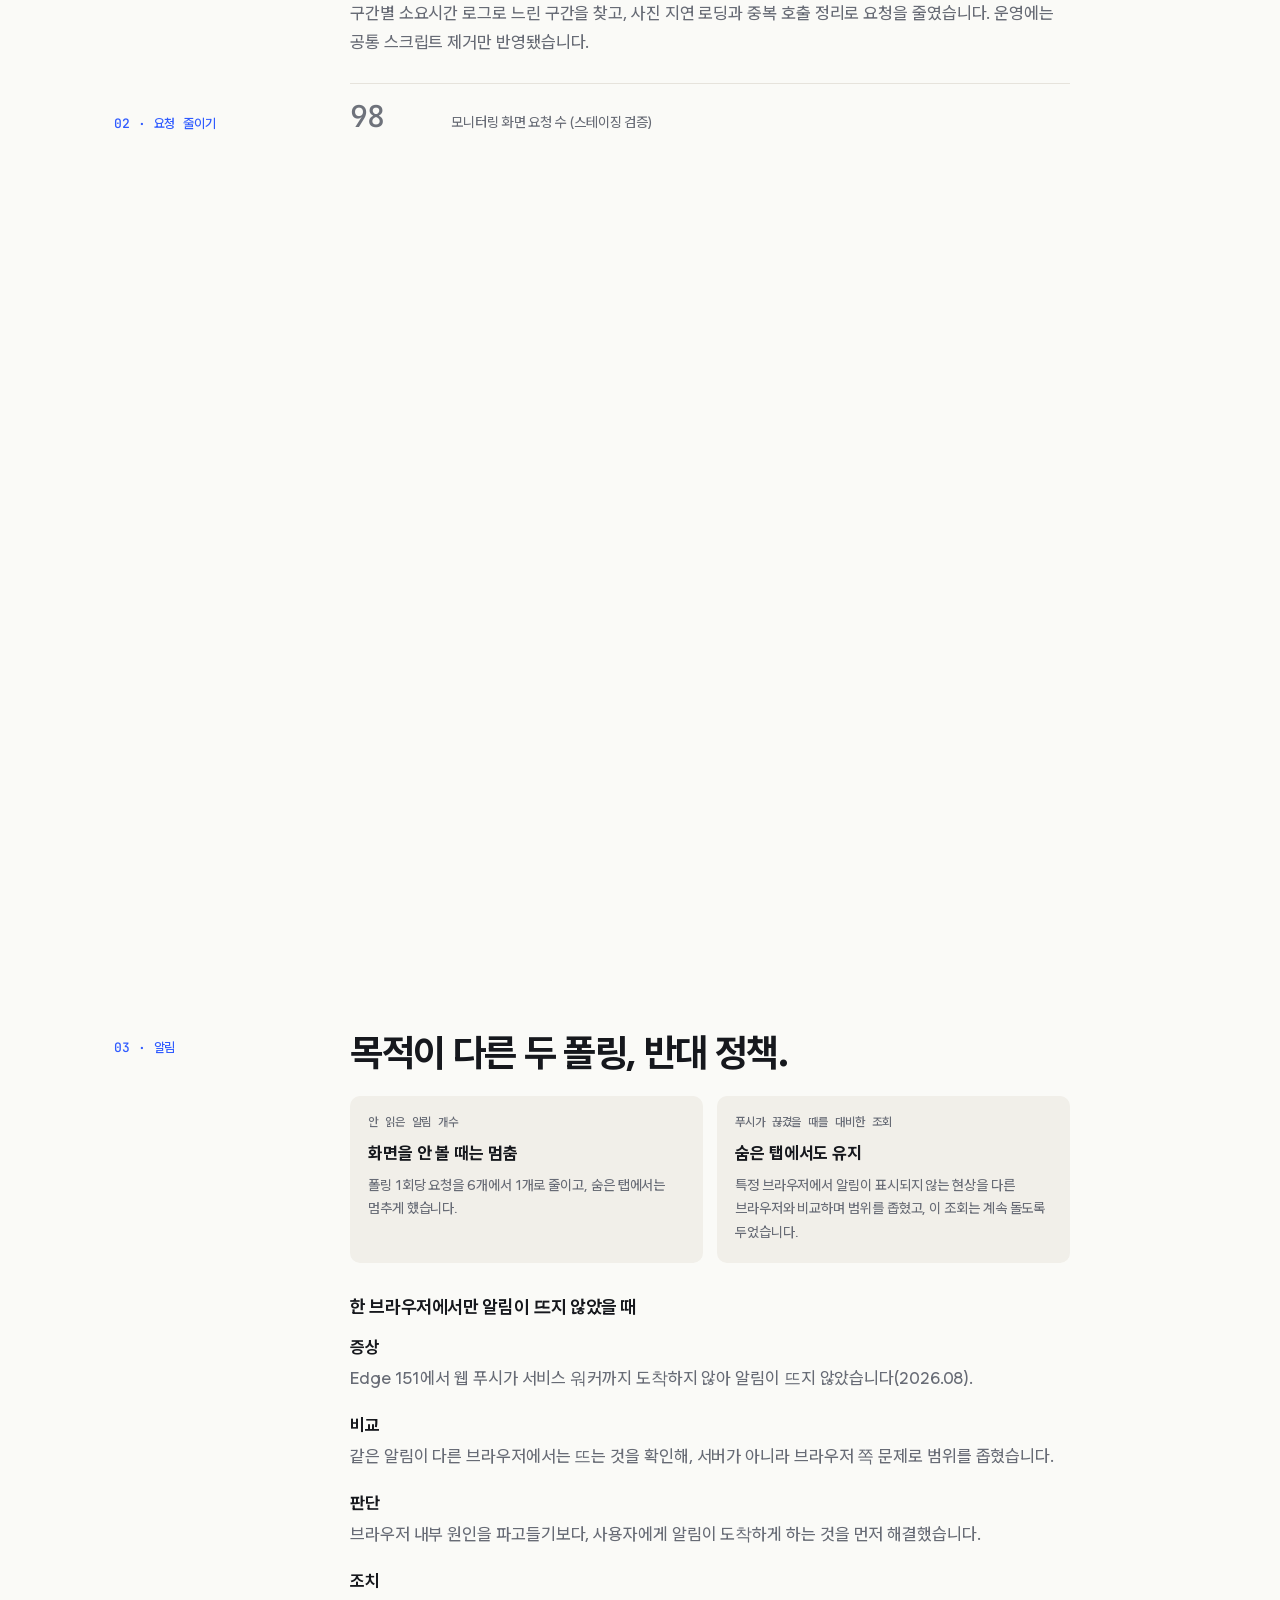
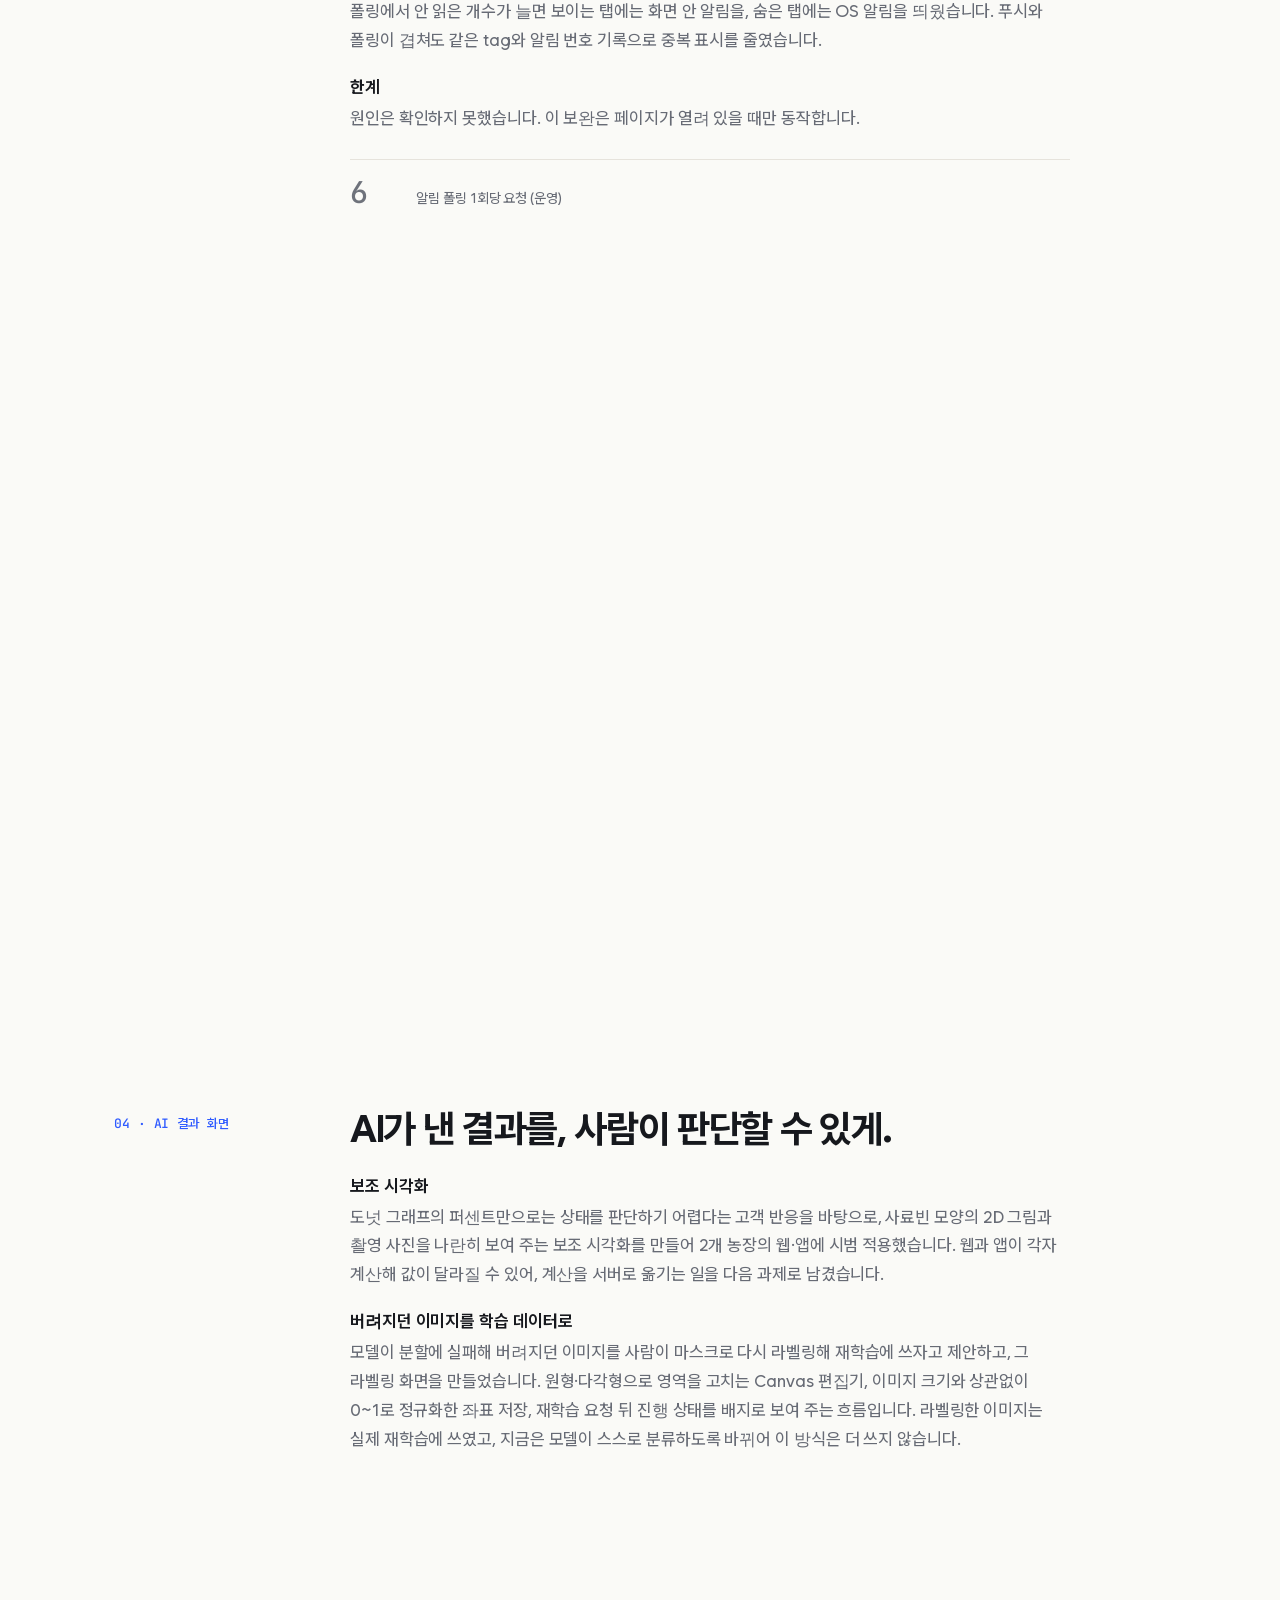
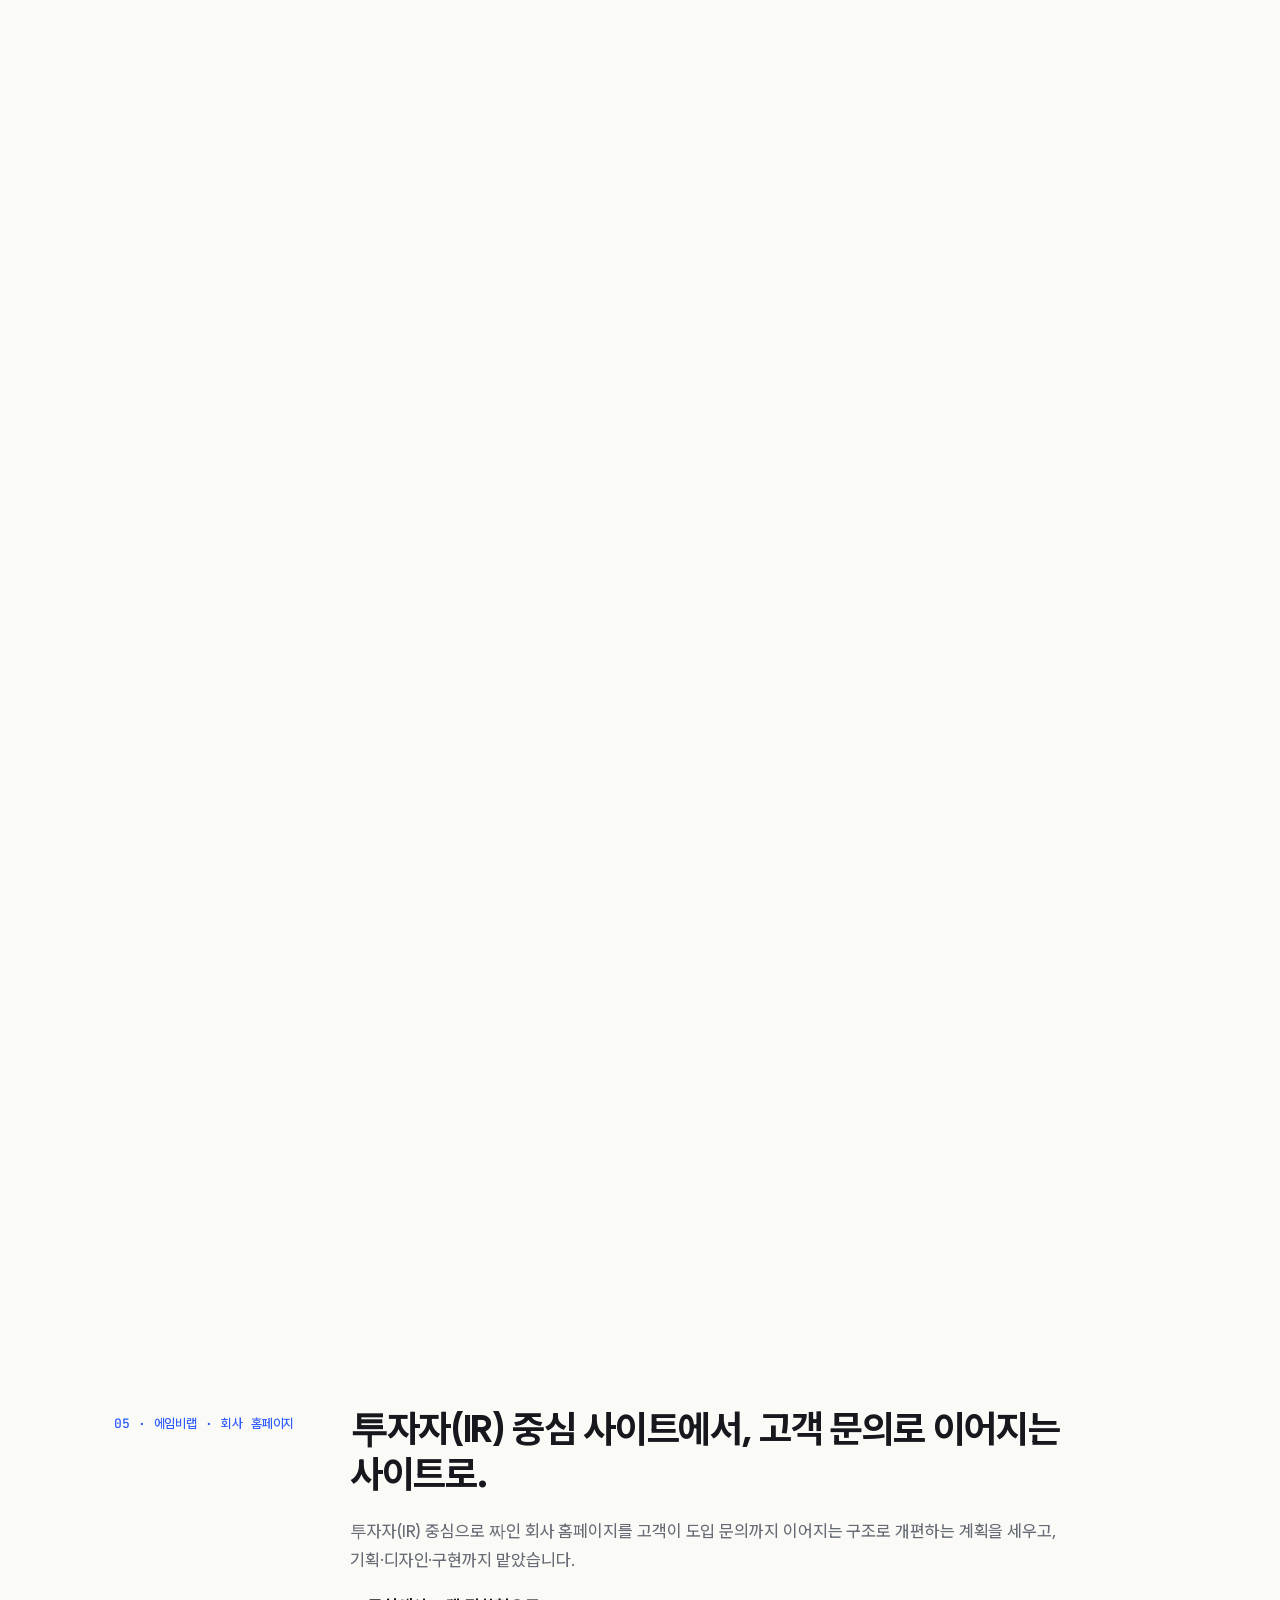
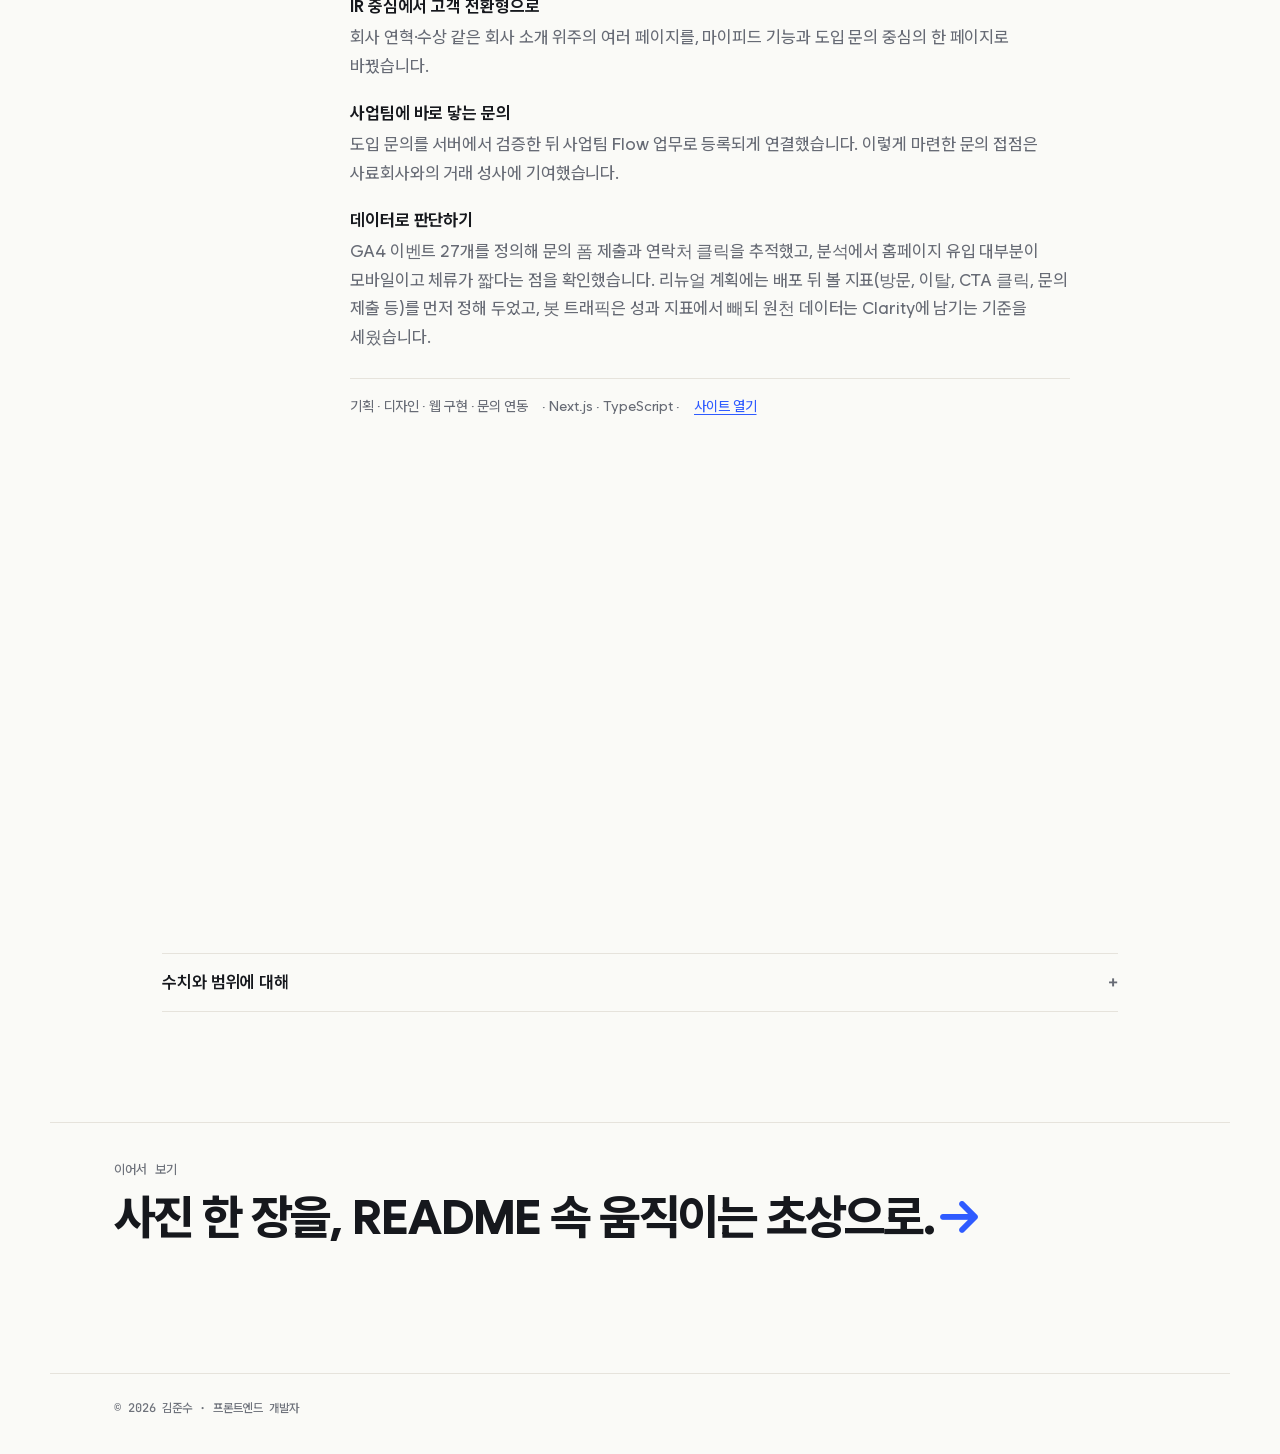
<file: work/homepage/index.html>
<!doctype html>
<html lang="ko">
<head>
<meta charset="utf-8">
<title>옮겼습니다 · 김준수</title>
<meta name="robots" content="noindex">
<link rel="canonical" href="https://kimjusnu.github.io/portfolio/myfeed/">
<meta http-equiv="refresh" content="0; url=../../myfeed/#homepage">
</head>
<body>
<p>이 페이지는 <a href="../../myfeed/#homepage">새 주소</a>로 옮겼습니다.</p>
</body>
</html>
</file>
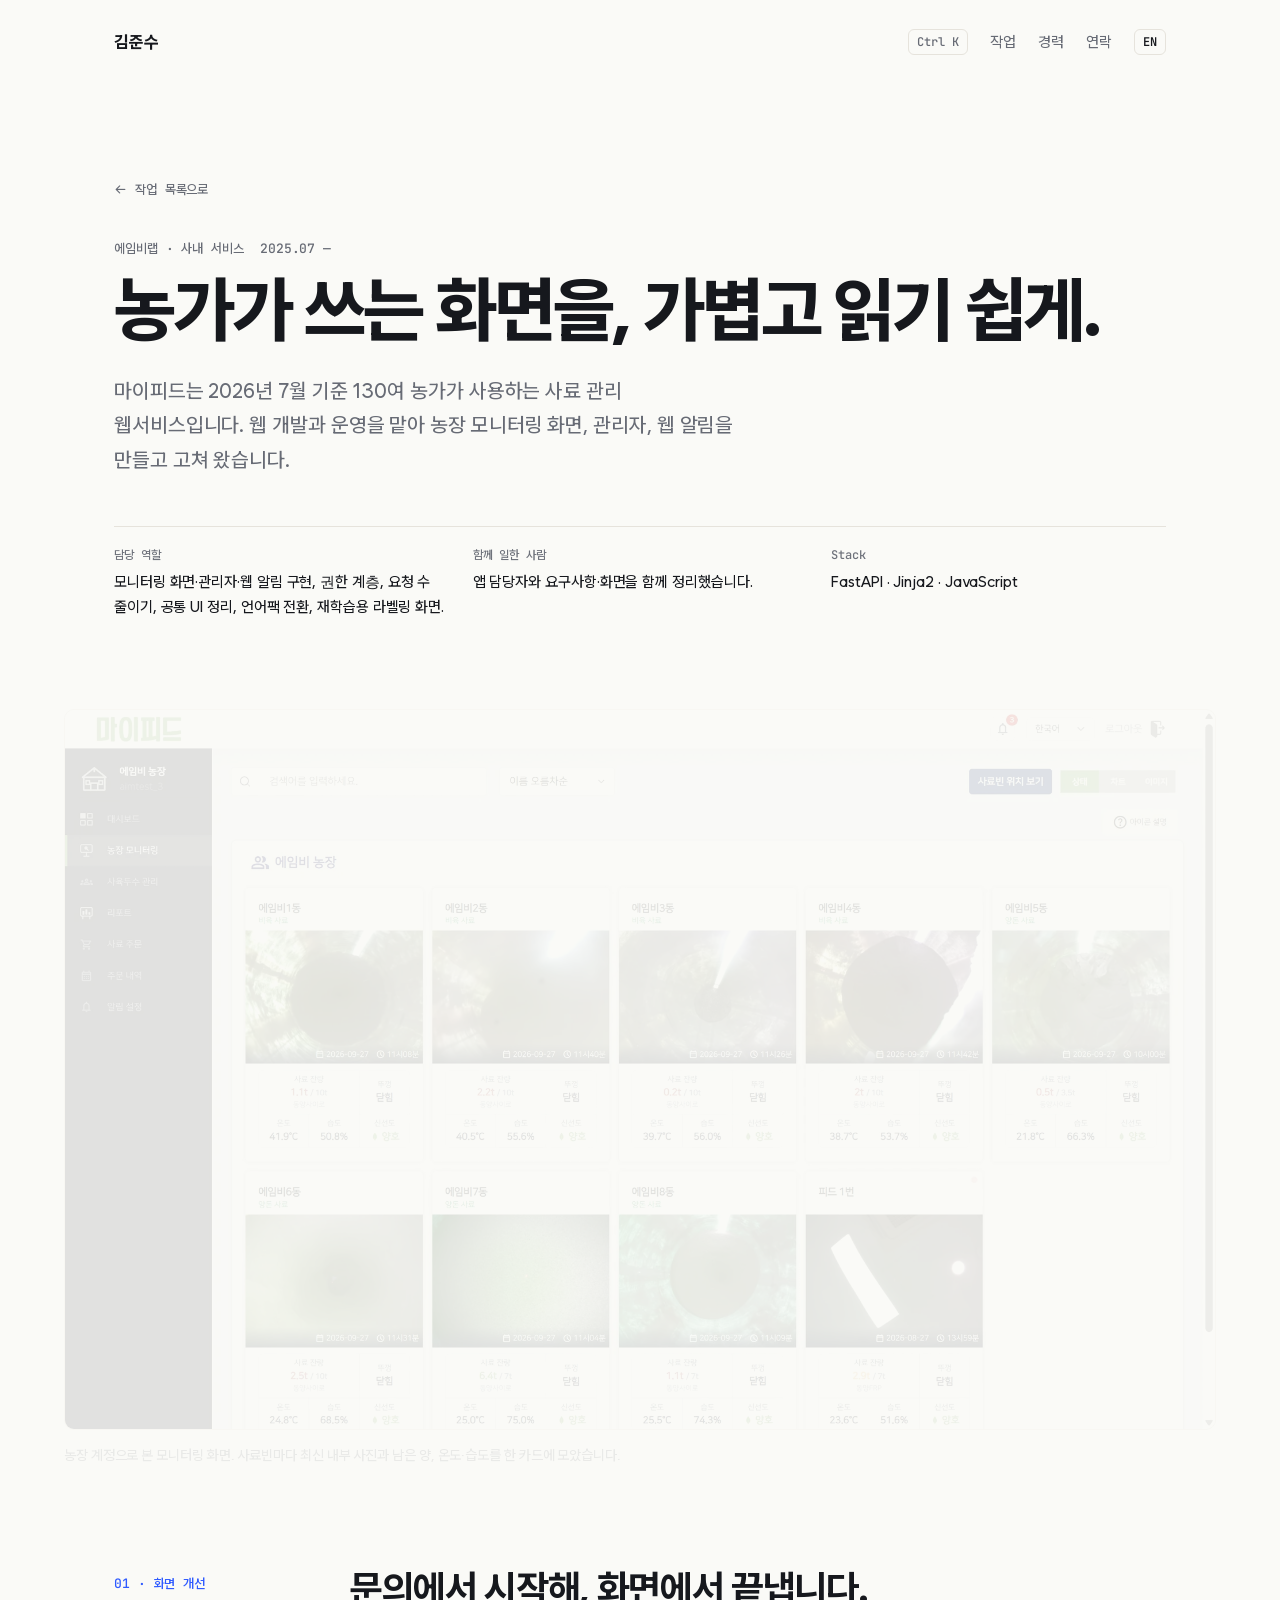
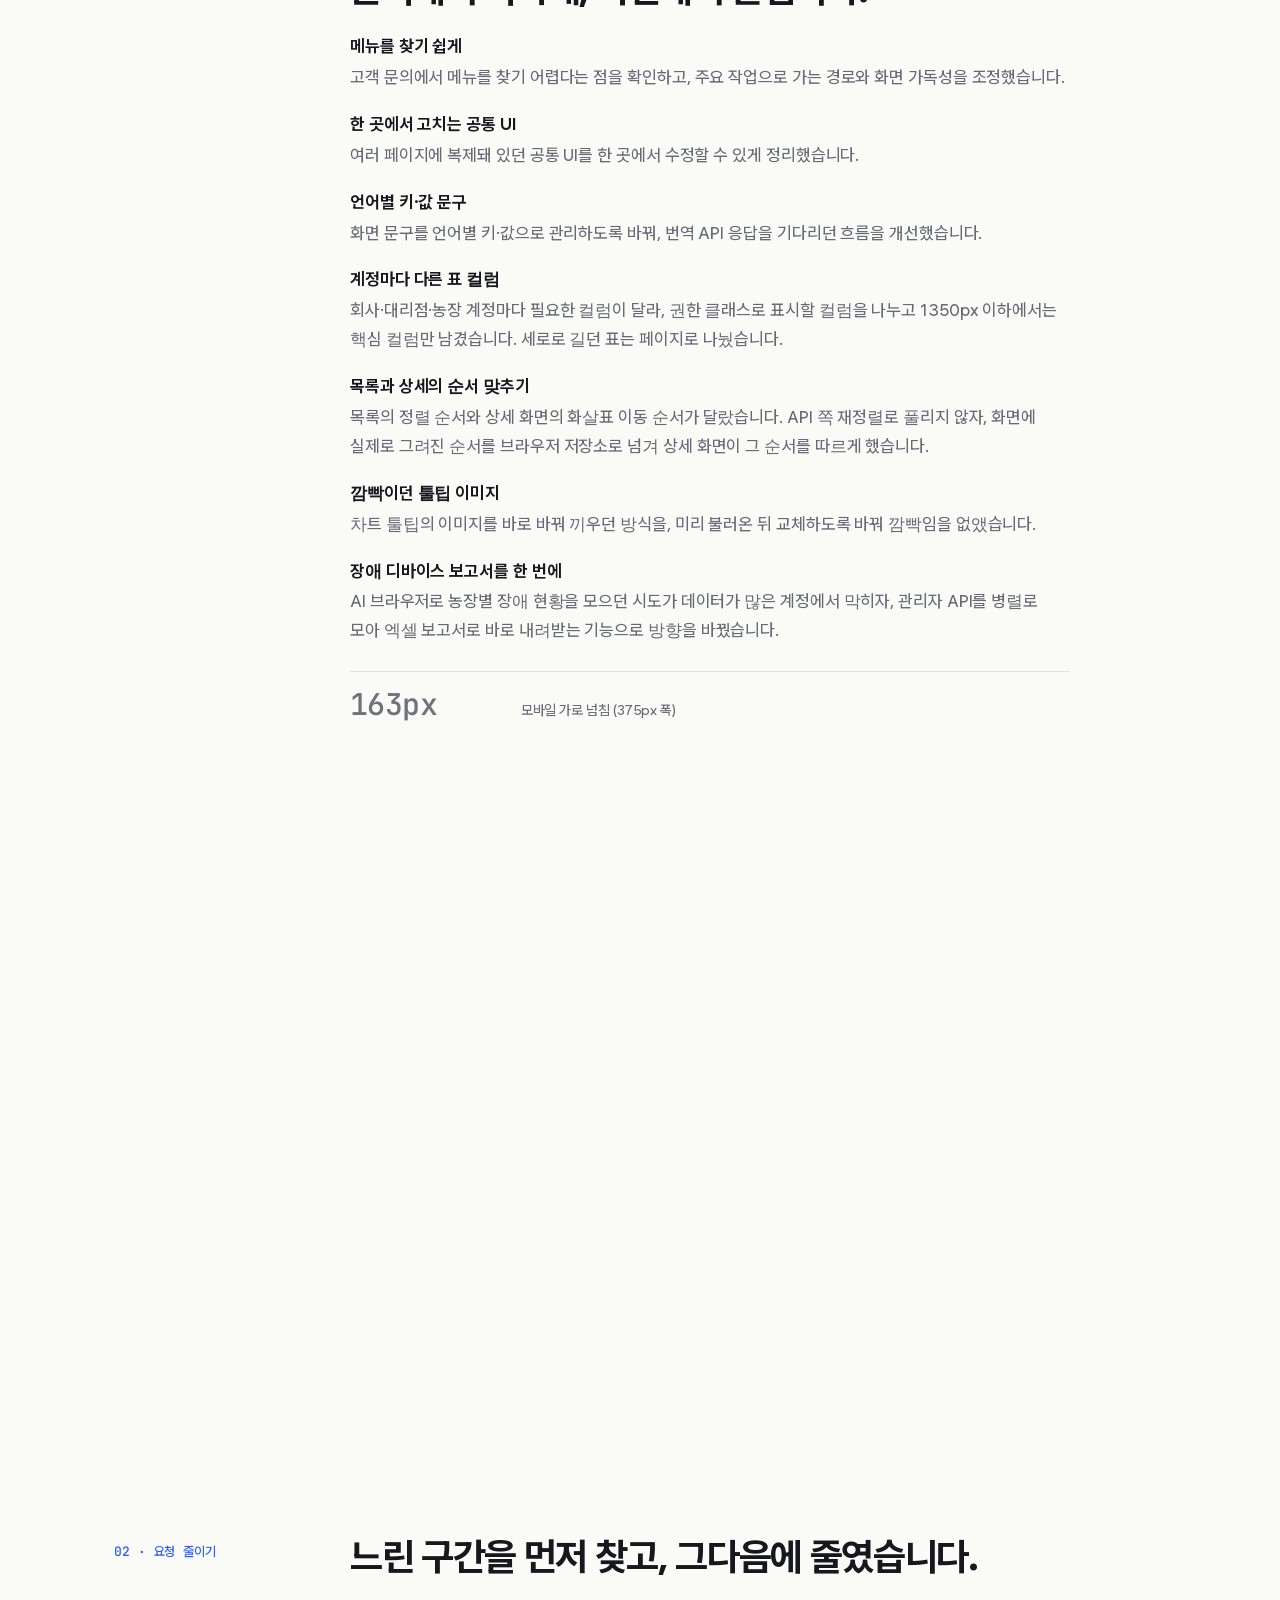
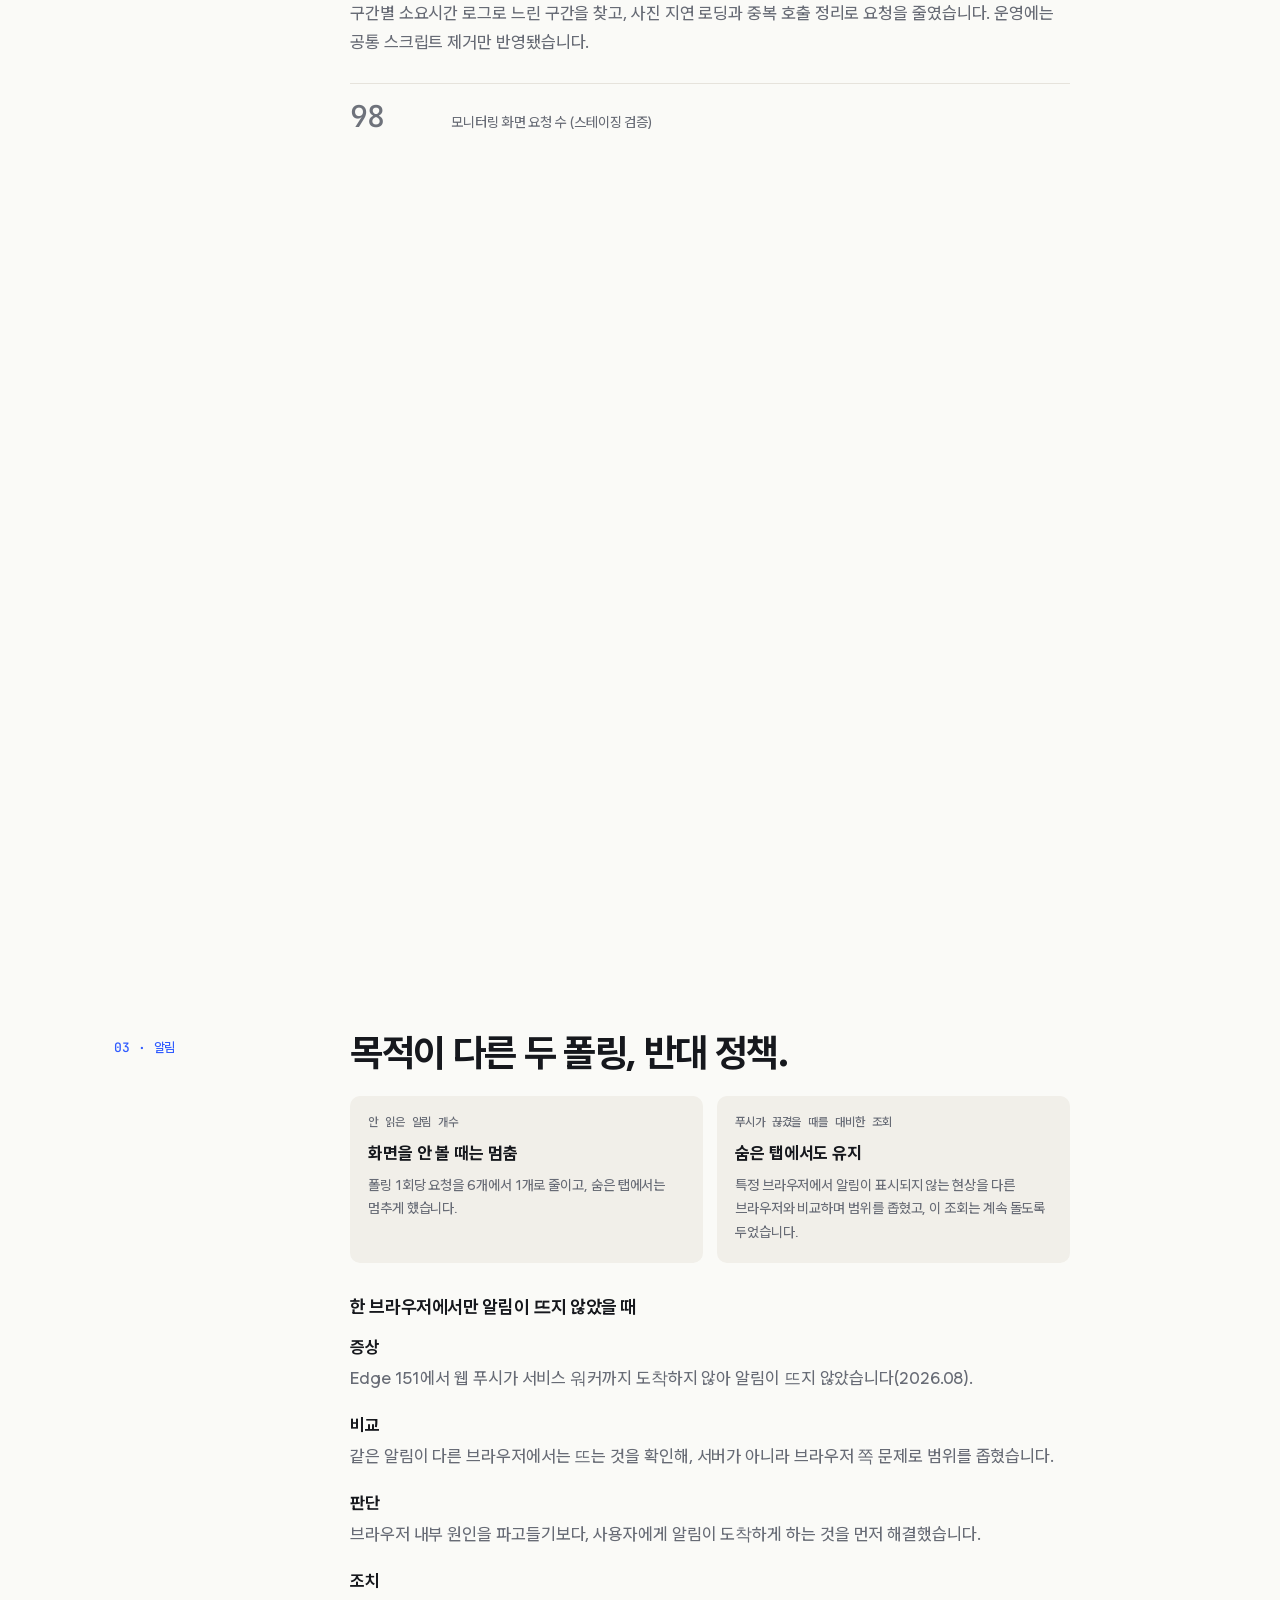
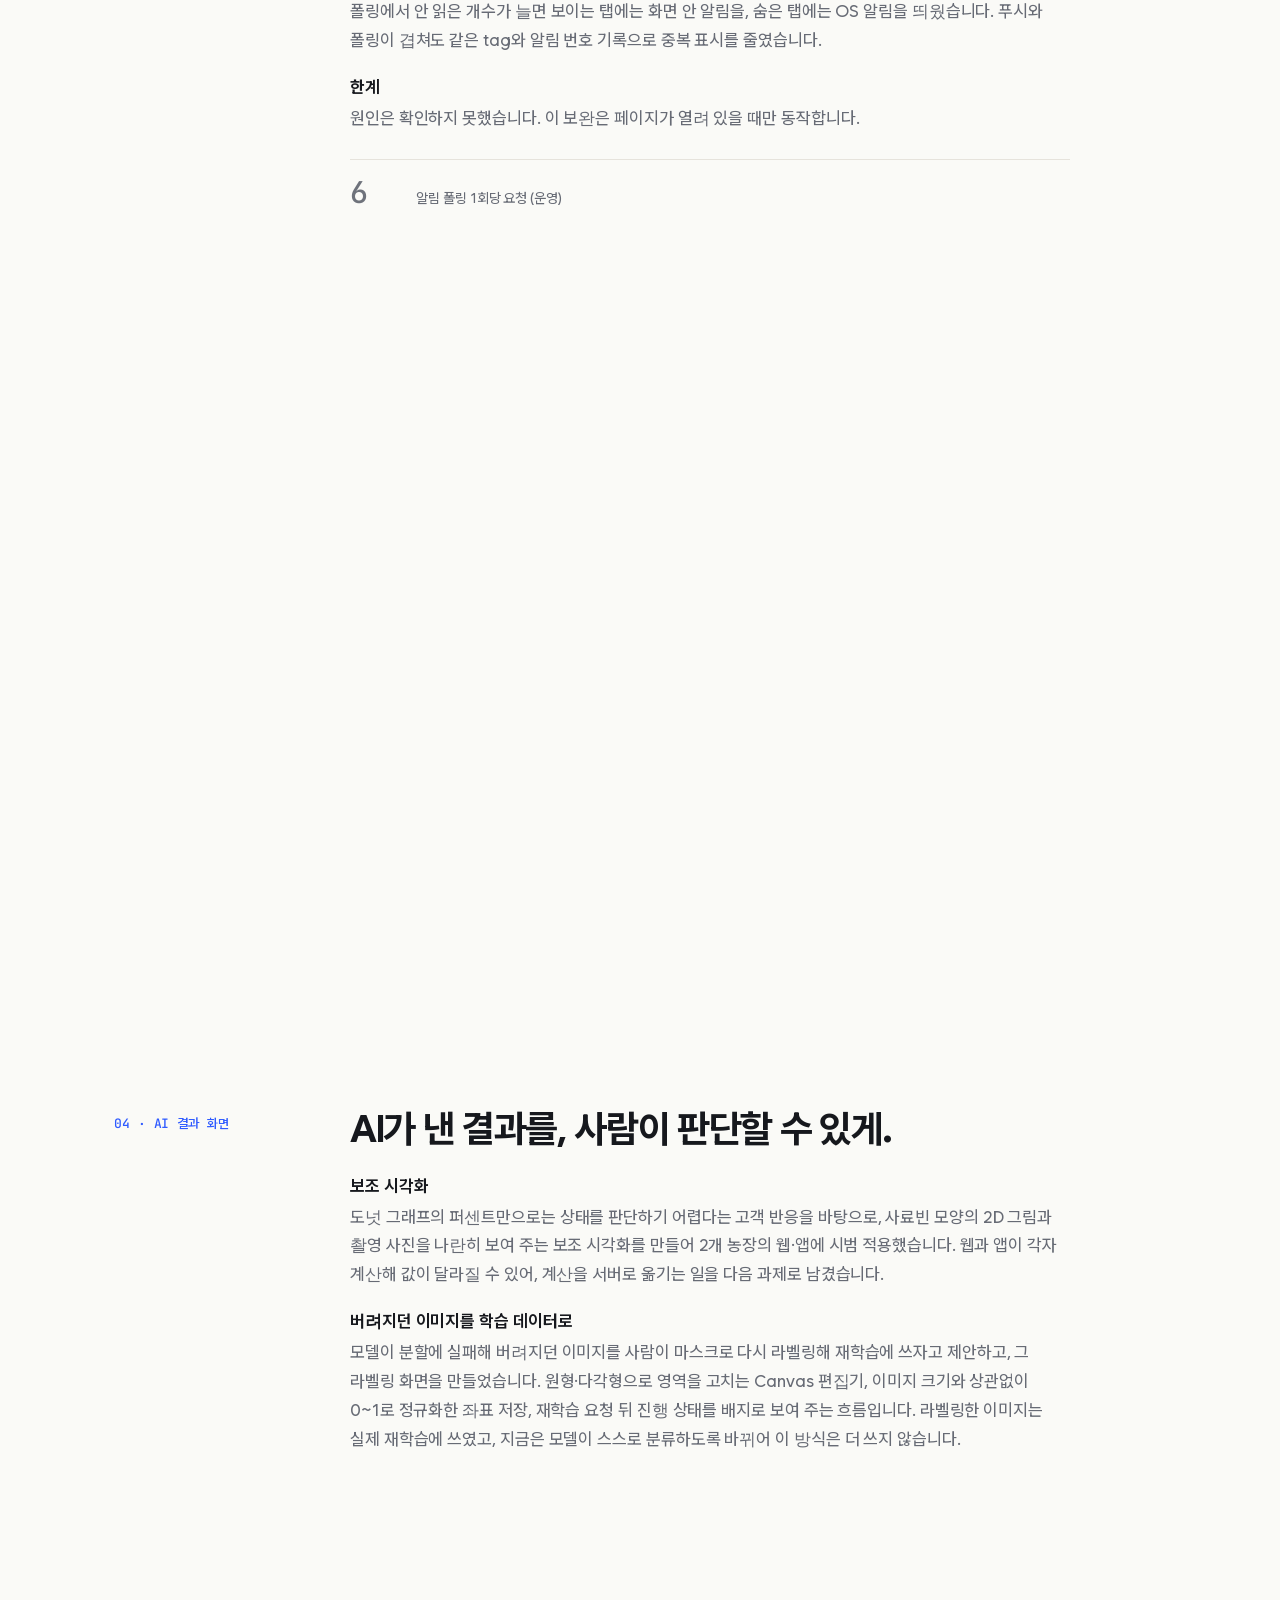
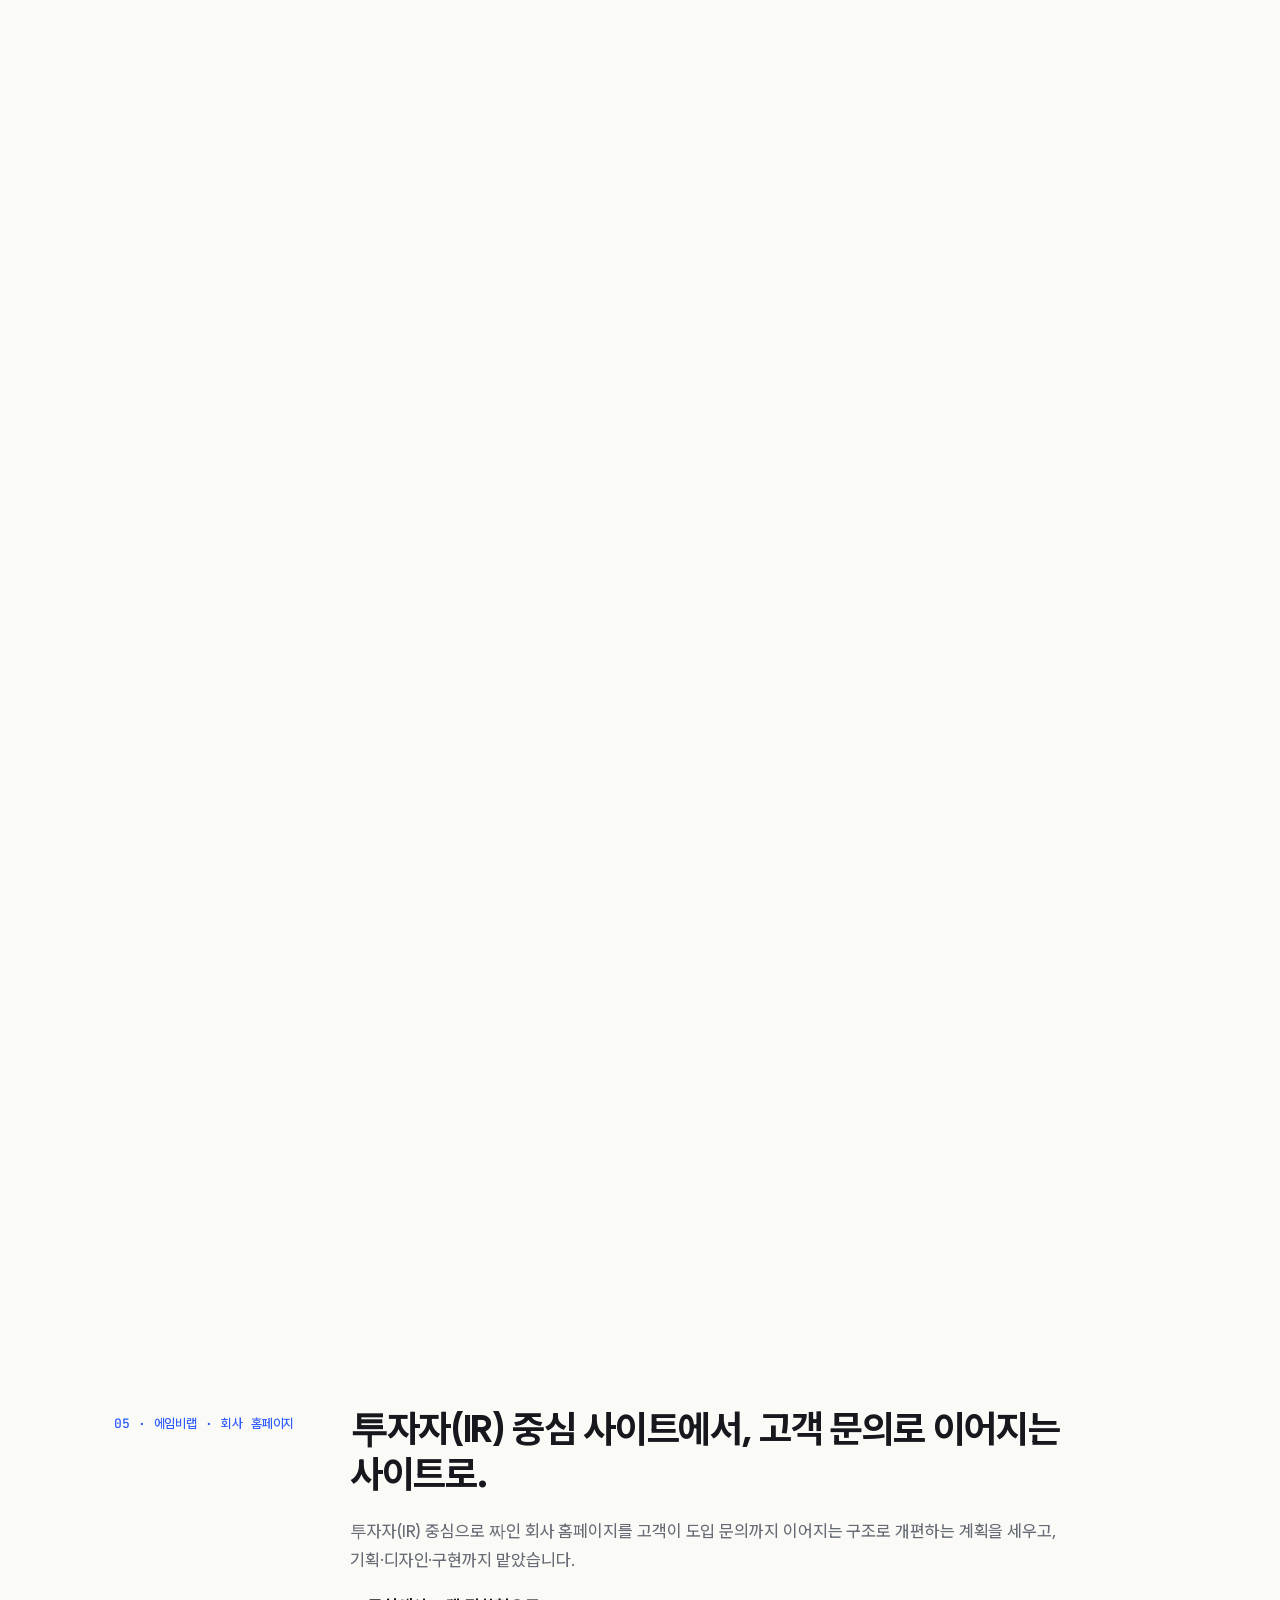
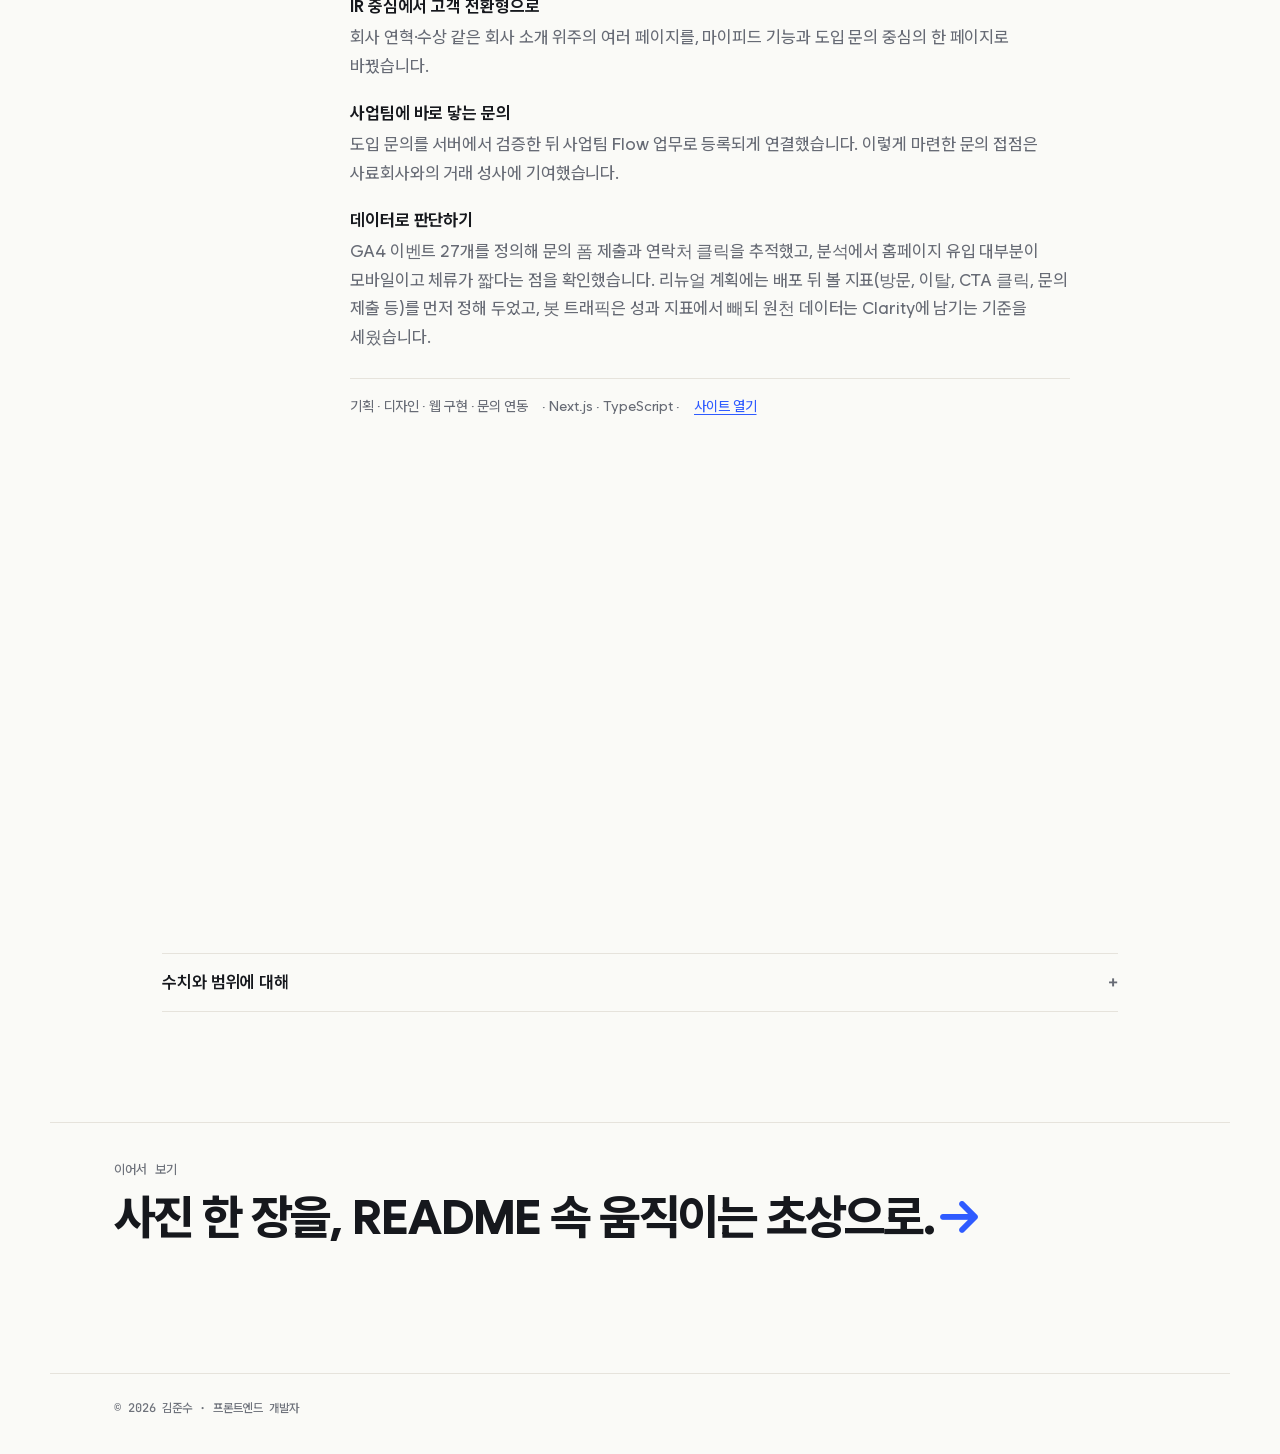
<file: work/myfeed/index.html>
<!doctype html>
<html lang="ko">
<head>
<meta charset="utf-8">
<title>옮겼습니다 · 김준수</title>
<meta name="robots" content="noindex">
<link rel="canonical" href="https://kimjusnu.github.io/portfolio/myfeed/">
<meta http-equiv="refresh" content="0; url=../../myfeed/">
</head>
<body>
<p>이 페이지는 <a href="../../myfeed/">새 주소</a>로 옮겼습니다.</p>
</body>
</html>
</file>
<file: style.css>
/* Portfolio — text-led. Warm white, ink, one cobalt accent; hierarchy from size, weight and space.
   Screens stay big on the case pages, lists stay quiet on the index. Tokens first. */
@font-face {
  font-family: "Wanted Sans";
  src: url("assets/fonts/wanted-sans.woff2") format("woff2");
  font-weight: 400 900;
  font-display: swap;
}
@font-face {
  font-family: "JetBrains Mono";
  src: url("assets/fonts/jetbrains-mono.woff2") format("woff2");
  font-weight: 400 700;
  font-display: swap;
}

:root {
  --bg: #fafaf7;
  --ink: #16181d;
  --muted: #676b75;
  --faint: #6e727b;
  --line: #e6e3dc;
  --tint: #f1efe9;
  --accent: #2f5bff;
  --accent-soft: #e9eeff;
  --sans: "Wanted Sans", "Apple SD Gothic Neo", "Malgun Gothic", system-ui, sans-serif;
  --mono: "JetBrains Mono", "Wanted Sans", ui-monospace, Menlo, Consolas, monospace;
  --gutter: clamp(20px, 5vw, 64px);
  --max: 1180px;
  --measure: 720px;
  --ease: cubic-bezier(0.16, 1, 0.3, 1);
  color-scheme: light;
}
@media (prefers-color-scheme: dark) {
  :root {
    --bg: #111215;
    --ink: #ecedf0;
    --muted: #a2a6b0;
    --faint: #868a93;
    --line: #26282e;
    --tint: #1a1c20;
    --accent: #7d97ff;
    --accent-soft: #1d2440;
    color-scheme: dark;
  }
}

* { box-sizing: border-box; }
html { scroll-behavior: smooth; -webkit-text-size-adjust: 100%; }
body { margin: 0; background: var(--bg); color: var(--ink); font: 450 17px/1.7 var(--sans); letter-spacing: -0.005em; }
:lang(ko) body, body:lang(ko) { word-break: keep-all; }
a { color: inherit; text-underline-offset: 0.2em; text-decoration-thickness: 1px; }
img { display: block; max-width: 100%; height: auto; }
small { font-size: 0.86em; color: var(--muted); font-weight: 450; }
:focus-visible { outline: 2px solid var(--accent); outline-offset: 3px; border-radius: 4px; }
.skip { position: absolute; left: -999px; }
.skip:focus { left: 12px; top: 12px; z-index: 30; background: var(--ink); color: var(--bg); padding: 8px 12px; }
.wrap { width: 100%; max-width: var(--max); margin-inline: auto; padding-inline: var(--gutter); }

/* ---------- top ---------- */
.top { display: flex; align-items: center; justify-content: space-between; padding-block: 28px; }
.name { font-weight: 700; text-decoration: none; }
.nav { display: flex; align-items: center; gap: 22px; font-size: 15px; }
.nav a { text-decoration: none; color: var(--muted); }
.nav a:hover { color: var(--ink); }
#lang { font: 600 12px/1 var(--mono); padding: 6px 8px; border: 1px solid var(--line); border-radius: 6px; background: none; color: var(--ink); cursor: pointer; }
#lang:hover { border-color: var(--ink); }

/* ---------- shared ---------- */
.head { font: 600 13px/1 var(--mono); letter-spacing: 0.02em; color: var(--faint); margin: 0 0 28px; padding-top: 16px; border-top: 1px solid var(--line); }
.meta { display: flex; flex-wrap: wrap; gap: 6px 16px; font: 500 13px/1.4 var(--mono); color: var(--muted); margin: 0 0 12px; }
.y { font: 500 13px/1.7 var(--mono); color: var(--faint); font-variant-numeric: tabular-nums; white-space: nowrap; }

[data-reveal] { opacity: 0; transform: translateY(18px); transition: opacity 0.9s var(--ease), transform 0.9s var(--ease); }
[data-reveal].in { opacity: 1; transform: none; }
.no-motion [data-reveal] { opacity: 1; transform: none; transition: none; }

/* ---------- intro ---------- */
.intro { padding-block: clamp(72px, 14vw, 180px) clamp(72px, 10vw, 140px); }
.role { font: 500 14px/1 var(--mono); color: var(--muted); margin: 0 0 28px; }
.hero-title { font-weight: 750; font-size: clamp(40px, 7.4vw, 104px); line-height: 1.06; letter-spacing: -0.045em; margin: 0; }
.hero-title .line { display: block; overflow: hidden; padding-bottom: 0.06em; }
.hero-title .line > * { display: inline; }
.fix { white-space: nowrap; }
.fix del { text-decoration: none; color: var(--faint); position: relative; display: inline-block; }
.fix del::after { content: ""; position: absolute; left: -2%; right: -2%; top: 54%; height: 0.07em; background: var(--ink); transform-origin: left; }
.fix ins { text-decoration: none; color: var(--accent); display: inline-block; white-space: nowrap; vertical-align: top; }
.lede { max-width: 620px; font-size: clamp(18px, 1.6vw, 21px); color: var(--muted); margin: 36px 0 0; }
.tenure { font: 500 13px/1.6 var(--mono); color: var(--faint); margin: 14px 0 0; }
.more-awards { margin-top: 12px; }
.more-awards summary { cursor: pointer; list-style: none; font: 500 13px/1.6 var(--mono); color: var(--muted); padding: 6px 0; }
.more-awards summary::-webkit-details-marker { display: none; }
.more-awards summary::after { content: " +"; }
.more-awards[open] summary::after { content: " −"; }
.more-awards summary:focus-visible { outline: 2px solid var(--accent); outline-offset: 2px; }

.play .hero-title .line > * { animation: rise 1s var(--ease) both; }
.play .hero-title .line:nth-child(2) > * { animation-delay: 0.1s; }
.play .fix del { width: var(--del-w); animation: collapse 0.6s var(--ease) 1.8s both; }
.play .fix del::after { animation: strike 0.45s var(--ease) 1.15s both; }
.play .fix ins { animation: grow 0.6s var(--ease) 1.8s both, pop 0.6s var(--ease) 2.2s both; } /* takes no room until 불편하게 collapses */
@keyframes rise { from { transform: translateY(110%); } }
@keyframes strike { from { transform: scaleX(0); } }
@keyframes collapse { to { width: 0; opacity: 0; } }
@keyframes grow { from { width: 0; } to { width: var(--ins-w); } }
@keyframes pop { from { opacity: 0; transform: translateY(0.35em); } }
.pending .fix ins { width: 0; opacity: 0; }
.done .fix del { display: none; }
.done .fix ins { animation: none; } /* back to its natural width once the swap is over */

/* ---------- featured work ---------- */
.work { padding-bottom: clamp(80px, 10vw, 140px); }
.feature { display: grid; grid-template-columns: minmax(0, 1.35fr) minmax(0, 1fr); gap: clamp(28px, 4vw, 56px); align-items: start; margin-bottom: clamp(72px, 9vw, 120px); }
.feature-img { display: block; border-radius: 10px; overflow: hidden; border: 1px solid var(--line); background: var(--tint); }
.feature-img img { width: 100%; transition: transform 1.2s var(--ease); }
.feature:hover .feature-img img { transform: scale(1.025); }
.feature-text h3 { font-size: clamp(24px, 2.5vw, 32px); line-height: 1.25; letter-spacing: -0.03em; margin: 0 0 14px; font-weight: 700; }
.feature-text h3 a { text-decoration: none; }
.feature-text h3 a:hover { color: var(--accent); }
.feature-text > p:not(.meta) { color: var(--muted); margin: 0 0 22px; }
.facts { list-style: none; padding: 0; margin: 0 0 26px; border-top: 1px solid var(--line); }
.facts li { display: grid; grid-template-columns: 7.5em 1fr; gap: 12px; padding: 10px 0; border-bottom: 1px solid var(--line); font-size: 14px; color: var(--muted); }
.facts b { font: 600 14px/1.5 var(--mono); color: var(--ink); font-variant-numeric: tabular-nums; }
.more { font-weight: 600; text-decoration: none; color: var(--accent); }
.more::after { content: " →"; display: inline-block; transition: transform 0.3s var(--ease); }
.more:hover::after { transform: translateX(4px); }

/* ---------- other work: quiet rows with a preview that follows the cursor ---------- */
.rows { list-style: none; padding: 0; margin: 0; border-top: 1px solid var(--line); }
.row { display: grid; grid-template-columns: 4.5em minmax(0, 13em) minmax(0, 1fr) 6em; gap: 20px; align-items: baseline; padding: 18px 0; border-bottom: 1px solid var(--line); position: relative; transition: padding 0.4s var(--ease); }
.row .t { font-weight: 650; text-decoration: none; }
.row .t::after { content: " ↗"; color: var(--faint); font-weight: 400; }
.row .t::before { content: ""; position: absolute; inset: 0; } /* the whole row is the link target */
.row .d { color: var(--muted); font-size: 15px; }
.row .k { font: 500 12px/1.7 var(--mono); color: var(--faint); text-align: right; }
.row:hover { padding-left: 10px; }
.row:hover .t { color: var(--accent); }
.preview {
  position: fixed; left: 0; top: 0; z-index: 10; width: 340px; pointer-events: none; border-radius: 8px; border: 1px solid var(--line);
  box-shadow: 0 24px 60px -24px rgba(0, 0, 0, 0.35); opacity: 0; transform: translate(var(--x, 0), var(--y, 0)) scale(0.96); transition: opacity 0.25s, transform 0.08s linear;
}
.preview.tall { width: 200px; }
.preview.on { opacity: 1; transform: translate(var(--x, 0), var(--y, 0)) scale(1); }

/* ---------- career ---------- */
.career { padding-bottom: clamp(80px, 10vw, 130px); }
.jobs { list-style: none; padding: 0; margin: 0; }
.jobs > li { display: grid; grid-template-columns: 10em minmax(0, 1fr); gap: 24px; padding-bottom: 44px; }
.jobs h3 { font-size: 22px; letter-spacing: -0.025em; margin: 0 0 12px; font-weight: 700; }
.jobs ul { margin: 0; padding-left: 1.1em; color: var(--muted); max-width: var(--measure); }
.jobs ul li { margin-bottom: 6px; }

/* ---------- awards · certs · education · skills ---------- */
.facts-grid { display: grid; grid-template-columns: repeat(3, minmax(0, 1fr)); gap: clamp(28px, 4vw, 56px); padding-bottom: clamp(80px, 10vw, 130px); }
.facts-grid .head + * { margin-bottom: 40px; }
.list { list-style: none; padding: 0; margin: 0; }
.list li { display: grid; grid-template-columns: 4.6em 1fr; gap: 12px; padding: 8px 0; font-size: 15px; }
.skills { margin: 0; font-size: 15px; }
.skills dt { font: 500 12px/1.4 var(--mono); color: var(--faint); margin-top: 14px; }
.skills dt:first-child { margin-top: 0; }
.skills dd { margin: 4px 0 0; }

/* ---------- contact ---------- */
.contact { padding-bottom: clamp(96px, 12vw, 160px); }
.contact-lede { color: var(--muted); margin: 0 0 20px; max-width: 560px; }
.mail { display: inline-flex; align-items: baseline; flex-wrap: wrap; gap: 14px; background: none; border: 0; padding: 0; color: var(--ink); cursor: pointer; text-align: left;
  font: 750 clamp(30px, 6vw, 76px)/1.1 var(--sans); letter-spacing: -0.04em; overflow-wrap: anywhere; }
.mail:hover { color: var(--accent); }
.mail .hint { font: 500 13px/1 var(--mono); letter-spacing: 0; color: var(--faint); }
.status { min-height: 1.6em; font: 500 14px/1.6 var(--mono); color: var(--accent); margin: 10px 0 0; }
.links { display: flex; flex-wrap: wrap; gap: 8px 22px; margin: 18px 0 0; }
.links a { color: var(--muted); }
.links a:hover { color: var(--ink); }
.foot { padding-block: 28px 40px; font: 500 12px/1 var(--mono); color: var(--faint); border-top: 1px solid var(--line); }

/* ---------- case pages ---------- */
.case-head { padding-block: clamp(40px, 7vw, 96px) clamp(40px, 6vw, 72px); }
.back { display: inline-block; font: 500 13px/1 var(--mono); color: var(--muted); text-decoration: none; margin-bottom: 44px; }
.back::before { content: "← "; }
.back:hover { color: var(--ink); }
.case-head h1 { font-weight: 750; font-size: clamp(34px, 5.6vw, 72px); line-height: 1.1; letter-spacing: -0.045em; margin: 0; max-width: 16em; text-wrap: balance; }
.case-head .lede { margin-top: 24px; }
.spec { display: grid; grid-template-columns: repeat(3, minmax(0, 1fr)); gap: 24px; margin: 48px 0 0; padding-top: 20px; border-top: 1px solid var(--line); font-size: 15px; }
.spec dt { font: 500 12px/1.4 var(--mono); color: var(--faint); margin-bottom: 6px; }
.spec dd { margin: 0; }
.spec a { color: var(--accent); }

.shot { margin: 0 auto clamp(72px, 9vw, 120px); width: 100%; max-width: calc(var(--max) - 2 * var(--gutter) + 160px); padding-inline: var(--gutter); }
.shot.wide { max-width: 1440px; }
.shot img, .phones img, .pair img { width: 100%; border-radius: 10px; border: 1px solid var(--line); background: var(--tint); }
.shot figcaption, .phones-cap { font-size: 14px; color: var(--muted); margin-top: 14px; max-width: var(--measure); }

.chapter { display: grid; grid-template-columns: 12em minmax(0, var(--measure)); gap: 32px; margin-bottom: clamp(40px, 5vw, 64px); }
.chapter .no { font: 500 13px/1.8 var(--mono); color: var(--accent); margin: 6px 0 0; position: sticky; top: 24px; align-self: start; }
.chapter h2 { font-size: clamp(26px, 3vw, 38px); line-height: 1.2; letter-spacing: -0.035em; margin: 0 0 20px; font-weight: 700; }
.chapter .body > p { color: var(--muted); margin: 0 0 18px; }
.chapter h3.sub { font-size: 18px; line-height: 1.35; letter-spacing: -0.02em; margin: 32px 0 14px; font-weight: 650; }
.points { list-style: none; padding: 0; margin: 0 0 18px; display: grid; gap: 18px; }
.points strong { display: block; font-weight: 650; margin-bottom: 2px; }
.points span { color: var(--muted); }
.figure-num { display: flex; flex-wrap: wrap; align-items: baseline; gap: 6px 14px; margin: 26px 0 0 !important; padding-top: 16px; border-top: 1px solid var(--line); font-size: 14px; color: var(--muted) !important; }
.figure-num b { font: 600 clamp(22px, 2.4vw, 30px)/1.1 var(--mono); color: var(--ink); letter-spacing: -0.02em; }
.figure-num a { color: var(--accent); }
.versus { display: grid; grid-template-columns: 1fr 1fr; gap: 14px; }
.versus > div { padding: 18px; border-radius: 10px; background: var(--tint); }
.vs-tag { font: 500 12px/1.4 var(--mono); color: var(--muted); margin: 0 0 8px; }
.versus strong { display: block; margin-bottom: 6px; }
.versus p:not(.vs-tag) { font-size: 14px; color: var(--muted); margin: 0; }
.code { font-variant-ligatures: none; margin: 8px 0 0; padding: 18px 20px; border-radius: 10px; background: var(--tint); overflow-x: auto; font: 13.5px/1.7 var(--mono); }

.phones { display: grid; grid-template-columns: repeat(3, minmax(0, 1fr)); gap: clamp(14px, 3vw, 40px); max-width: 900px; margin-bottom: clamp(72px, 9vw, 120px); }
.phones figure { margin: 0; }
.phones figure:nth-child(2) { transform: translateY(40px); }
.phones-cap { grid-column: 1 / -1; margin-top: 56px; }
.pair { display: grid; grid-template-columns: 1fr 1fr; gap: 20px; max-width: calc(var(--max) + 160px); margin-bottom: clamp(72px, 9vw, 120px); }
.pair figure { margin: 0; }

.limits { margin-bottom: clamp(72px, 9vw, 110px); max-width: calc(var(--measure) + 12em + 32px + 2 * var(--gutter)); }
.limits summary { cursor: pointer; font-weight: 600; padding: 14px 0; border-top: 1px solid var(--line); border-bottom: 1px solid var(--line); list-style: none; display: flex; justify-content: space-between; }
.limits summary::-webkit-details-marker { display: none; }
.limits summary::after { content: "+"; font-family: var(--mono); color: var(--muted); }
.limits[open] summary::after { content: "−"; }
.limits ul { color: var(--muted); font-size: 15px; margin: 16px 0 0; }

.next { display: block; text-decoration: none; padding-block: 40px clamp(80px, 10vw, 130px); border-top: 1px solid var(--line); }
.next span { display: block; font: 500 13px/1 var(--mono); color: var(--faint); margin-bottom: 14px; }
.next strong { font-size: clamp(26px, 4vw, 48px); letter-spacing: -0.04em; line-height: 1.15; font-weight: 750; }
.next strong::after { content: " →"; color: var(--accent); display: inline-block; transition: transform 0.35s var(--ease); }
.next:hover strong::after { transform: translateX(8px); }

/* numbers told the same way as the hero: the old value is struck through, the new one appears */
.swap { white-space: nowrap; }
.swap del { text-decoration: none; color: var(--faint); position: relative; font-weight: 500; }
.swap del::after { content: ""; position: absolute; left: -6%; right: -6%; top: 52%; height: 2px; background: currentColor; transform-origin: left; }
.swap ins { text-decoration: none; color: var(--accent); }
.js-swap .swap del::after { transform: scaleX(0); }
.js-swap .swap ins { opacity: 0; display: inline-block; transform: translateY(0.3em); }
.js-swap .swap.on del::after { transform: none; transition: transform 0.5s var(--ease) 0.2s; }
.js-swap .swap.on ins { opacity: 1; transform: none; transition: opacity 0.5s var(--ease) 0.75s, transform 0.5s var(--ease) 0.75s; }

/* ---------- extras: latest commit, ⌘K palette, zoom ---------- */
.visually-hidden { position: absolute; width: 1px; height: 1px; overflow: hidden; clip: rect(0 0 0 0); white-space: nowrap; }
.activity { display: flex; flex-wrap: wrap; align-items: baseline; gap: 4px 6px; margin: 28px 0 0; min-height: 1.6em; font: 500 13px/1.6 var(--mono); color: var(--faint); max-width: 720px; }
.activity .dot { width: 7px; height: 7px; border-radius: 50%; background: #2fb36d; align-self: center; box-shadow: 0 0 0 3px color-mix(in srgb, #2fb36d 22%, transparent); }
.activity .lbl { color: var(--muted); }
.activity a { color: var(--ink); }
.activity .msg { overflow: hidden; text-overflow: ellipsis; white-space: nowrap; max-width: 100%; }
.activity.loading { opacity: 0.6; }
.kbd { font: 500 12px/1 var(--mono); padding: 6px 8px; border: 1px solid var(--line); border-radius: 6px; background: none; color: var(--muted); cursor: pointer; }
.kbd:hover { color: var(--ink); border-color: var(--ink); }
.cmdk { width: min(560px, calc(100vw - 32px)); margin: 14vh auto auto; padding: 0; border: 1px solid var(--line); border-radius: 12px; background: var(--bg); color: var(--ink); box-shadow: 0 30px 80px -30px rgba(0, 0, 0, 0.45); }
.cmdk::backdrop { background: rgba(10, 12, 16, 0.35); backdrop-filter: blur(2px); }
.cmdk[open] { animation: cmdk-in 0.18s var(--ease); }
@keyframes cmdk-in { from { opacity: 0; transform: translateY(-8px) scale(0.98); } }
.cmdk-field { display: block; border-bottom: 1px solid var(--line); }
.cmdk input { width: 100%; padding: 18px 20px; border: 0; background: none; color: var(--ink); font: 500 17px/1.4 var(--sans); outline: none; }
.cmdk-list { list-style: none; margin: 0; padding: 8px; max-height: 50vh; overflow-y: auto; }
.cmdk-list li { display: flex; justify-content: space-between; align-items: baseline; gap: 16px; padding: 9px 12px; border-radius: 8px; cursor: pointer; }
.cmdk-list li[aria-selected="true"] { background: var(--accent-soft); color: var(--accent); }
.cmdk-group { order: 2; font: 500 12px/1.6 var(--mono); color: var(--faint); }
.cmdk-empty { color: var(--muted); cursor: default !important; }
.cmdk-hint { margin: 0; padding: 10px 20px; border-top: 1px solid var(--line); font: 500 12px/1.4 var(--mono); color: var(--faint); }
.toast { position: fixed; left: 50%; bottom: 28px; z-index: 40; transform: translateX(-50%); margin: 0; padding: 10px 16px; border-radius: 8px; background: var(--ink); color: var(--bg); font-size: 14px; animation: cmdk-in 0.2s var(--ease); }
.case .shot img, .case .phones img, .case .pair img { cursor: zoom-in; }
.zoom { max-width: 96vw; max-height: 94vh; width: auto; padding: 0; border: 0; background: transparent; overflow: visible; }
.zoom::backdrop { background: rgba(10, 12, 16, 0.82); }
.zoom[open] { animation: cmdk-in 0.2s var(--ease); }
.zoom img { display: block; max-width: 96vw; max-height: 90vh; width: auto; height: auto; border-radius: 8px; cursor: zoom-out; }
.zoom-close { position: absolute; right: 0; top: -40px; padding: 8px 12px; border: 0; border-radius: 6px; background: rgba(255, 255, 255, 0.14); color: #fff; font: 500 13px/1 var(--mono); cursor: pointer; }
@media (max-width: 560px) { .kbd { display: none; } }

/* ---------- responsive ---------- */
@media (max-width: 900px) {
  .feature { grid-template-columns: minmax(0, 1fr); }
  .row { grid-template-columns: 4em minmax(0, 1fr); }
  .row .d { grid-column: 2; }
  .row .k { display: none; }
  .facts-grid { grid-template-columns: minmax(0, 1fr); }
  .chapter { grid-template-columns: minmax(0, 1fr); gap: 10px; }
  .chapter .no { position: static; }
  .spec { grid-template-columns: minmax(0, 1fr); gap: 16px; }
  .preview { display: none; }
}
@media (max-width: 560px) {
  .nav { gap: 14px; }
  .jobs > li { grid-template-columns: minmax(0, 1fr); gap: 6px; }
  .versus, .pair { grid-template-columns: minmax(0, 1fr); }
  .phones figure:nth-child(2) { transform: none; }
  .phones-cap { margin-top: 12px; }
}
@media (prefers-reduced-motion: reduce) {
  html { scroll-behavior: auto; }
  *, *::before, *::after { animation: none !important; transition: none !important; }
}
.list small { display: block; }
</file>
<file: resume/css/base.css>
/* =========================================================
   Editorial — design tokens, reset, primitives
   Load order: base.css → layout.css → sections.css → hero.css

   White and near-white surfaces, one near-black for text and buttons, and
   blue kept for links only. The hero is the one dark block (hero.css).
   ========================================================= */
:root {
  /* surface — the base colours also ship as raw channels, because headers
     and panels build their own translucency out of them. */
  --page-bg: #ffffff;
  --page-bg-rgb: 255, 255, 255;
  --page-bg-secondary: #f5f5f7;
  --surface: #ffffff;
  --surface-rgb: 255, 255, 255;
  --surface-soft: rgba(var(--surface-rgb), 0.82);
  --surface-blue: #f5f5f7;

  /* text — #6e6e73 is 5.07:1 on white and 4.61:1 on #f5f5f7 */
  --text-primary: #1d1d1f;
  --text-secondary: #6e6e73;
  --text-tertiary: #6e6e73;
  --text-inverse: #ffffff;
  --text-scrim-strong: #1d1d1f;
  --text-scrim: #424245;

  /* ink — the filled button and other solid dark elements */
  --ink: #1d1d1f;
  --ink-hover: #3a3a3c;
  --on-ink: #ffffff;

  /* brand — links and small accents only. Kept as a ramp because the resume
     page and the chat panel read these names. */
  --primary-700: #0058b0;
  --primary-600: #0066cc;
  --primary-500: #0071e3;
  --primary-400: #2997ff;
  --primary-300: #6cb4ff;
  --primary-200: #b9dcff;
  --primary-100: #e3f0ff;
  --primary-50: #f2f8ff;

  --cyan-500: #06b6d4;
  --cyan-400: #22d3ee;
  --cyan-300: #67e8f9;

  --border-default: rgba(0, 0, 0, 0.08);
  --border-strong: rgba(0, 0, 0, 0.16);

  --success: #1f9d55;
  --warning: #e89b21;
  --danger: #e65c6a;
  --danger-text: #8f2f3b;

  --skip-bg: #1d1d1f;
  --badge-bg: #f5f5f7;

  --grad-cta: linear-gradient(#1d1d1f, #1d1d1f);
  --grad-mark: linear-gradient(135deg, #1d4ed8 0%, #3182f6 55%, #22d3ee 100%);
  --grad-head: linear-gradient(120deg, #1d1d1f 0%, #1d1d1f 100%);

  /* spacing */
  --space-1: 4px;
  --space-2: 8px;
  --space-3: 12px;
  --space-4: 16px;
  --space-5: 20px;
  --space-6: 24px;
  --space-7: 32px;
  --space-8: 40px;
  --space-9: 48px;
  --space-10: 64px;
  --space-11: 80px;
  --space-12: 96px;
  --space-13: 120px;

  /* radius */
  --radius-xs: 8px;
  --radius-sm: 12px;
  --radius-md: 16px;
  --radius-lg: 22px;
  --radius-xl: 28px;
  --radius-2xl: 40px;
  --radius-pill: 999px;

  /* shadow — used sparingly; most separation comes from background steps */
  --shadow-xs: 0 1px 2px rgba(0, 0, 0, 0.04);
  --shadow-sm: 0 4px 16px rgba(0, 0, 0, 0.05);
  --shadow-md: 0 12px 40px rgba(0, 0, 0, 0.08);
  --shadow-lg: 0 24px 70px rgba(0, 0, 0, 0.12);
  --shadow-glow: 0 12px 30px rgba(0, 0, 0, 0.12);

  /* layout */
  --header-h: 72px;
  --section-y: clamp(88px, 11vw, 140px);
  --gutter: clamp(20px, 4vw, 32px);

  --font-sans: "Pretendard Variable", Pretendard, -apple-system, BlinkMacSystemFont,
    "Apple SD Gothic Neo", "Noto Sans KR", "Segoe UI", "Malgun Gothic", sans-serif;
  --font-mono: ui-monospace, "SFMono-Regular", "Cascadia Code", Consolas, monospace;

  --ease: cubic-bezier(0.22, 0.7, 0.24, 1);
}

/* =========================================================
   Dark mode — the same layout with the steps inverted
   ========================================================= */
@media (prefers-color-scheme: dark) {
  :root {
    --page-bg: #000000;
    --page-bg-rgb: 0, 0, 0;
    --page-bg-secondary: #101012;
    --surface: #1c1c1e;
    --surface-rgb: 28, 28, 30;
    --surface-blue: #1c1c1e;

    --text-primary: #f5f5f7;
    --text-secondary: #a1a1a6;
    --text-tertiary: #a1a1a6;
    --text-scrim-strong: #f5f5f7;
    --text-scrim: #d2d2d7;

    --ink: #f5f5f7;
    --ink-hover: #d2d2d7;
    --on-ink: #1d1d1f;

    --primary-700: #6cb4ff;
    --primary-600: #2997ff;
    --primary-500: #2997ff;
    --primary-300: #6cb4ff;
    --primary-100: #1a2a3f;
    --primary-50: #111a26;

    --border-default: rgba(255, 255, 255, 0.1);
    --border-strong: rgba(255, 255, 255, 0.2);

    --success: #34d399;
    --danger-text: #ff9aa5;

    --skip-bg: #f5f5f7;
    --badge-bg: #1c1c1e;
    --text-inverse: #1d1d1f;
    --grad-cta: linear-gradient(#f5f5f7, #f5f5f7);
    --grad-head: linear-gradient(120deg, #f5f5f7 0%, #f5f5f7 100%);

    --shadow-xs: 0 1px 2px rgba(0, 0, 0, 0.4);
    --shadow-sm: 0 4px 16px rgba(0, 0, 0, 0.4);
    --shadow-md: 0 12px 40px rgba(0, 0, 0, 0.5);
    --shadow-lg: 0 24px 70px rgba(0, 0, 0, 0.6);
  }
}

/* =========================================================
   Reset + base elements
   ========================================================= */
*,
*::before,
*::after {
  box-sizing: border-box;
}

* {
  margin: 0;
  padding: 0;
}

html {
  scroll-behavior: smooth;
  scroll-padding-top: calc(var(--header-h) + 24px);
  -webkit-text-size-adjust: 100%;
  /* The intro gate and the mobile nav both lock the body, which removes the
     scrollbar and widens the page by its width — every element reflows.
     Lighthouse measured CLS 0.183 on desktop from exactly that, and 0 on
     mobile, where there is no scrollbar to lose. Reserving the gutter up
     front means locking scroll no longer moves anything. */
  scrollbar-gutter: stable;
}

body {
  min-height: 100%;
  overflow-x: hidden;
  color: var(--text-primary);
  font-family: var(--font-sans);
  font-size: 16px;
  line-height: 1.65;
  /* 한글은 단어 중간에서 줄바꿈되지 않도록 어절 단위로 끊는다 */
  word-break: keep-all;
  overflow-wrap: anywhere;
  background-color: var(--page-bg);
  -webkit-font-smoothing: antialiased;
  text-rendering: optimizeLegibility;
}

body.is-locked {
  overflow: hidden;
}

img,
svg {
  display: block;
  max-width: 100%;
}

ul,
ol {
  list-style: none;
}

a {
  color: inherit;
  text-decoration: none;
}

button {
  font: inherit;
  color: inherit;
  background: none;
  border: 0;
  cursor: pointer;
}

:focus-visible {
  outline: 3px solid rgba(0, 113, 227, 0.45);
  outline-offset: 3px;
  border-radius: var(--radius-xs);
}

/* =========================================================
   Accessibility helpers
   ========================================================= */
.visually-hidden {
  position: absolute;
  width: 1px;
  height: 1px;
  margin: -1px;
  padding: 0;
  overflow: hidden;
  clip-path: inset(50%);
  white-space: nowrap;
  border: 0;
}

.skip-link {
  position: absolute;
  top: -100px;
  left: 16px;
  z-index: 100;
  padding: 12px 20px;
  border-radius: var(--radius-sm);
  color: var(--text-inverse);
  font-size: 14px;
  font-weight: 650;
  background: var(--skip-bg);
  transition: top 180ms var(--ease);
}

.skip-link:focus-visible {
  top: 16px;
}

/* Kept as a fixed backdrop so overscroll never shows a different colour. */
.page-wash {
  position: fixed;
  inset: 0;
  z-index: -1;
  pointer-events: none;
  background: var(--page-bg);
}

/* =========================================================
   Layout primitives
   ========================================================= */
.site-container {
  width: min(100% - (var(--gutter) * 2), 1120px);
  margin-inline: auto;
}

.section {
  padding-block: var(--section-y);
}

.section--alt {
  background: var(--page-bg-secondary);
}

/* Centred label → two-line title → one-line subtitle */
.section-head {
  max-width: 850px;
  margin: 0 auto clamp(56px, 7vw, 88px);
  text-align: center;
}

.section-label {
  display: block;
  color: var(--text-secondary);
  font-size: 13px;
  font-weight: 600;
  letter-spacing: 0.035em;
}

.section-title {
  margin-top: var(--space-5);
  font-size: clamp(38px, 5.6vw, 64px);
  font-weight: 700;
  line-height: 1.17;
  letter-spacing: -0.05em;
  text-wrap: balance;
}

.section-sub {
  max-width: 40em;
  margin: var(--space-6) auto 0;
  color: var(--text-secondary);
  font-size: clamp(17px, 1.6vw, 19px);
  line-height: 1.7;
  text-wrap: pretty;
}

.eyebrow-badge {
  display: inline-flex;
  align-items: center;
  gap: var(--space-2);
  min-height: 34px;
  padding: 0 14px;
  border: 1px solid var(--border-default);
  border-radius: var(--radius-pill);
  color: var(--text-secondary);
  font-size: 13px;
  font-weight: 600;
  background: var(--badge-bg);
}

.eyebrow-badge .status-dot {
  width: 7px;
  height: 7px;
  border-radius: 50%;
  background: var(--success);
  box-shadow: 0 0 0 3px rgba(31, 157, 85, 0.18);
}

/* Blue text link with a trailing chevron or arrow */
.text-link {
  display: inline-flex;
  align-items: center;
  gap: 6px;
  color: var(--primary-600);
  font-size: 16px;
  font-weight: 500;
}

.text-link svg {
  flex: none;
  transition: transform 180ms var(--ease);
}

.text-link:hover {
  text-decoration: underline;
  text-underline-offset: 4px;
}

.text-link:hover svg {
  transform: translateX(2px);
}

/* =========================================================
   Buttons — solid ink pill and outlined pill
   ========================================================= */
.button {
  display: inline-flex;
  align-items: center;
  justify-content: center;
  gap: var(--space-2);
  min-height: 48px;
  padding: 0 24px;
  border: 1px solid transparent;
  border-radius: var(--radius-pill);
  font-size: 15px;
  font-weight: 600;
  letter-spacing: -0.01em;
  white-space: nowrap;
  transition:
    background 180ms var(--ease),
    border-color 180ms var(--ease),
    color 180ms var(--ease);
}

.button svg {
  flex: none;
}

.button-primary {
  color: var(--on-ink);
  background: var(--ink);
}

.button-primary:hover {
  background: var(--ink-hover);
}

.button-secondary {
  border-color: var(--border-strong);
  color: var(--text-primary);
  background: transparent;
}

.button-secondary:hover {
  border-color: var(--text-secondary);
}

.button--sm {
  min-height: 38px;
  padding: 0 16px;
  font-size: 14px;
}

/* =========================================================
   Scroll reveal — only active once JS has run
   ========================================================= */
.js .reveal {
  opacity: 0;
  transform: translateY(18px);
  transition:
    opacity 520ms var(--ease),
    transform 520ms var(--ease);
}

.js .reveal.is-visible {
  opacity: 1;
  transform: none;
}

.js .reveal[data-delay="1"] {
  transition-delay: 70ms;
}

.js .reveal[data-delay="2"] {
  transition-delay: 140ms;
}

.js .reveal[data-delay="3"] {
  transition-delay: 210ms;
}

/* =========================================================
   Responsive
   ========================================================= */
@media (max-width: 1023px) {
  .hide-md {
    display: none;
  }
}

@media (max-width: 359px) {
  :root {
    --gutter: 16px;
  }
}

@media (prefers-reduced-motion: reduce) {
  *,
  *::before,
  *::after {
    scroll-behavior: auto !important;
    animation-duration: 0.01ms !important;
    animation-iteration-count: 1 !important;
    transition-duration: 0.01ms !important;
  }

  .js .reveal {
    opacity: 1;
    transform: none;
  }
}

@media print {
  .site-header,
  .page-wash,
  .skip-link {
    display: none;
  }

  body {
    background: #fff;
  }
}
</file>
<file: resume/css/i18n.css>
/* =========================================================
   Language switch — EN / KO
   Requires base.css
   ========================================================= */

/* English is the default view, so the first paint is normally a swap. Hiding
   the body keeps that swap off-screen. Scoped to .js because a visitor without
   JS gets the Korean markup as-is and must never see a blank page; the inline
   head script also clears this on a timer in case i18n.js fails to load. */
.js.i18n-pending body {
  visibility: hidden;
}

.lang-switch {
  display: inline-flex;
  align-items: center;
  gap: 2px;
  padding: 3px;
  border: 1px solid rgba(37, 99, 235, 0.16);
  border-radius: var(--radius-pill);
  background: rgba(var(--surface-rgb), 0.82);
  box-shadow: 0 8px 22px rgba(29, 78, 216, 0.06);
}

.lang-switch button {
  min-width: 36px;
  height: 30px;
  padding: 0 var(--space-2);
  border: 0;
  border-radius: var(--radius-pill);
  background: transparent;
  color: var(--text-tertiary);
  font-family: inherit;
  font-size: 12px;
  font-weight: 700;
  letter-spacing: 0.02em;
  cursor: pointer;
  transition:
    color 180ms var(--ease),
    background 180ms var(--ease);
}

.lang-switch button:hover {
  color: var(--primary-700);
}

/* --primary-500 measured 3.71:1 under white — the pressed pill is 12px, so it
   takes the deeper blue that is reserved for white-on-blue backgrounds. */
.lang-switch button[aria-pressed='true'] {
  color: var(--text-inverse);
  background: var(--skip-bg);
  box-shadow: 0 4px 12px rgba(49, 130, 246, 0.32);
}

.lang-switch button:focus-visible {
  outline: 2px solid var(--primary-500);
  outline-offset: 2px;
}

/* The header runs out of room well before the hamburger appears, so below the
   desktop breakpoint the switch moves into the mobile menu instead. */
.mobile-nav .lang-switch {
  display: none;
}

@media (max-width: 1023px) {
  .header-actions .lang-switch {
    display: none;
  }

  .mobile-nav .lang-switch {
    display: inline-flex;
    margin-bottom: var(--space-5);
  }

  .mobile-nav .lang-switch button {
    min-width: 52px;
    height: 36px;
    font-size: 13px;
  }
}
</file>
<file: resume/css/resume.css>
/* =========================================================
   Resume — one A4 page, screen and print from the same markup
   Requires base.css (tokens, reset, type) and i18n.css

   Laid out in millimetres so the on-screen sheet and the printed
   page are the same object rather than two approximations of each
   other. Type is in px chosen to land on sensible point sizes:
   at 96dpi 12.6px prints as ~9.5pt.

   Single column on purpose. Applicant tracking systems extract text
   in document order, and a full-height sidebar interleaves with the
   main column and comes out scrambled. The one two-up block is at
   the end and each side is self-contained, so it extracts cleanly.
   ========================================================= */

.resume-body {
  background: var(--page-bg-secondary);
  padding: 0 0 40px;
}

/* ---------------------------------------------------------
   Screen-only toolbar
   --------------------------------------------------------- */
.resume-bar {
  position: sticky;
  top: 0;
  z-index: 10;
  display: flex;
  align-items: center;
  justify-content: space-between;
  gap: var(--space-4);
  padding: var(--space-3) var(--gutter);
  background: rgba(var(--page-bg-rgb), 0.86);
  backdrop-filter: blur(12px);
  border-bottom: 1px solid var(--border-default);
}

.resume-bar-right {
  display: flex;
  align-items: center;
  gap: var(--space-3);
}

.resume-bar-back,
.resume-print {
  display: inline-flex;
  align-items: center;
  gap: var(--space-2);
  height: 36px;
  padding: 0 14px;
  border: 1px solid rgba(37, 99, 235, 0.16);
  border-radius: var(--radius-pill);
  background: rgba(var(--surface-rgb), 0.82);
  color: var(--primary-700);
  font-family: inherit;
  font-size: 13px;
  font-weight: 650;
  cursor: pointer;
  transition: border-color 180ms var(--ease), box-shadow 180ms var(--ease);
}

.resume-bar-back:hover,
.resume-print:hover {
  border-color: var(--border-strong);
  box-shadow: 0 8px 22px rgba(29, 78, 216, 0.09);
}

.resume-print {
  color: var(--text-inverse);
  border-color: transparent;
  background: var(--skip-bg);
}

.resume-print:hover {
  box-shadow: var(--shadow-glow);
}

/* ---------------------------------------------------------
   The sheet
   --------------------------------------------------------- */
.sheet {
  width: 210mm;
  min-height: 297mm;
  margin: var(--space-7) auto;
  padding: 14mm 15mm 12mm;
  background: var(--surface);
  box-shadow: var(--shadow-md);
  color: var(--text-primary);
  font-size: 12.6px;
  line-height: 1.5;
}

/* ---------------------------------------------------------
   Header
   --------------------------------------------------------- */
.r-head {
  display: flex;
  align-items: flex-start;
  justify-content: space-between;
  gap: var(--space-6);
  padding-bottom: 4mm;
  border-bottom: 2px solid var(--primary-500);
}

.r-head h1 {
  margin: 0;
  font-size: 30px;
  font-weight: 800;
  letter-spacing: -0.02em;
  line-height: 1.1;
}

.r-role {
  margin: 3px 0 0;
  color: var(--primary-600);
  font-size: 14px;
  font-weight: 650;
}

.r-contact {
  display: grid;
  grid-template-columns: repeat(2, auto);
  justify-content: start;
  gap: 3px var(--space-6);
  margin: var(--space-3) 0 0;
  padding: 0;
  list-style: none;
}

.r-contact li {
  display: flex;
  align-items: center;
  gap: 6px;
  color: var(--text-secondary);
  font-size: 11.6px;
}

.r-contact svg {
  flex: none;
  width: 13px;
  height: 13px;
  fill: none;
  stroke: var(--primary-500);
  stroke-width: 1.4;
  stroke-linecap: round;
  stroke-linejoin: round;
}

.r-contact a {
  color: inherit;
  text-decoration: none;
}

/* The photo ships with the Korean resume only. Korean hiring expects one;
   most English-language employers ask for its absence, and some screening
   policies discard a CV that carries a face. */
.r-photo {
  flex: none;
  width: 25mm;
  height: 28.3mm;
  object-position: 50% 20%;
  border-radius: var(--radius-xs);
  object-fit: cover;
}

html[data-lang='en'] .r-photo {
  display: none;
}

.r-summary {
  margin: 4mm 0 0;
  color: var(--text-secondary);
  font-size: 11.9px;
  line-height: 1.55;
}

/* ---------------------------------------------------------
   Sections
   --------------------------------------------------------- */
/* 4.5mm left the sheet sitting 0.1–0.4mm from spilling onto a second page, so
   every added line turned into word-golf. Section spacing is the budget every
   new line is paid out of: 4.5 → 3.4mm bought the AimBe rewrite, 3.4 → 3.0mm
   (with the h2 gap at 2.0mm) bought the fourth award line. Sub-millimetre
   steps here are not perceptible in the printed rhythm. */
.r-section {
  margin-top: 2.6mm;
}

.r-section h2 {
  margin: 0 0 2.0mm;
  padding-bottom: 1.5mm;
  border-bottom: 1px solid var(--border-default);
  color: var(--primary-700);
  font-size: 12px;
  font-weight: 750;
  letter-spacing: 0.08em;
  text-transform: uppercase;
}

.r-item + .r-item {
  margin-top: 3.0mm;
}

.r-item-head {
  display: flex;
  align-items: baseline;
  justify-content: space-between;
  gap: var(--space-4);
}

.r-item-head h3 {
  margin: 0;
  font-size: 14px;
  font-weight: 700;
}

.r-when {
  flex: none;
  color: var(--text-tertiary);
  font-size: 11.4px;
  font-weight: 600;
}

.r-role-line {
  margin: 1px 0 0;
  color: var(--text-secondary);
  font-size: 11.8px;
}

.r-item ul {
  /* base.css strips list markers site-wide; here they earn their keep. */
  list-style: disc;
  margin: 2mm 0 0;
  padding-left: 4.6mm;
}

.r-item li {
  margin-top: 1.2mm;
  color: var(--text-primary);
}

.r-item li::marker {
  color: var(--primary-300);
}

.r-item strong {
  font-weight: 700;
}

/* ---------------------------------------------------------
   Projects
   --------------------------------------------------------- */
.r-projects {
  display: grid;
  grid-template-columns: 1fr 1fr;
  gap: 2.4mm var(--space-7);
  margin: 0;
  padding: 0;
  list-style: none;
}

.r-proj-head {
  display: flex;
  align-items: baseline;
  gap: var(--space-2);
}

.r-proj-head h3 {
  margin: 0;
  font-size: 13px;
  font-weight: 700;
}

.r-proj-head a {
  color: var(--primary-600);
  font-size: 10.8px;
  text-decoration: none;
}

.r-projects p {
  margin: 1mm 0 0;
  color: var(--text-secondary);
  font-size: 11.5px;
  line-height: 1.5;
}

.r-stack {
  color: var(--text-tertiary) !important;
  font-size: 10.6px !important;
}

/* ---------------------------------------------------------
   Skills
   --------------------------------------------------------- */
.r-skills {
  display: grid;
  grid-template-columns: 22mm 1fr;
  gap: 1.6mm var(--space-4);
  margin: 0;
}

.r-skills dt {
  color: var(--primary-700);
  font-size: 11.6px;
  font-weight: 700;
}

.r-skills dd {
  margin: 0;
  color: var(--text-secondary);
  font-size: 11.8px;
}

/* ---------------------------------------------------------
   Education · Awards
   --------------------------------------------------------- */
/* Both columns are at their minimum: widening awards to stop a title wrapping
   broke "Tech University of Korea" and the military line in English instead.
   The ratio stays; a title that will not fit on one line gets shortened. */
.r-columns {
  display: grid;
  grid-template-columns: 0.9fr 1.1fr;
  gap: var(--space-6);
}

.r-awards {
  margin: 0;
  padding: 0;
  list-style: none;
}

.r-awards li {
  display: flex;
  align-items: baseline;
  justify-content: space-between;
  gap: var(--space-3);
  margin-top: 1.0mm;
  color: var(--text-secondary);
  font-size: 11.6px;
}

.r-year {
  flex: none;
  color: var(--text-tertiary);
  font-size: 10.8px;
}

/* Certifications are not awards. Listing them on one line says so, and buys
   back the three rows that pushed the sheet onto a second page. */
.r-certs {
  display: flex;
  gap: var(--space-2);
  margin: 2.4mm 0 0;
  color: var(--text-secondary);
  font-size: 11.2px;
}

.r-certs-label {
  flex: none;
  color: var(--primary-700);
  font-weight: 700;
}

/* ---------------------------------------------------------
   Narrow screens — the sheet stops pretending to be paper

   `screen` is load-bearing. A4 is 794px wide at 96dpi, so without it this
   query also matches the printed page box: every two-column grid would
   collapse and the sheet would run to 351mm, spilling onto a second page.
   --------------------------------------------------------- */
@media screen and (max-width: 820px) {
  .sheet {
    width: auto;
    min-height: 0;
    margin: var(--space-5) var(--space-4);
    padding: var(--space-7) var(--space-6);
  }

  .r-projects,
  .r-columns {
    grid-template-columns: 1fr;
  }

  .r-contact {
    grid-template-columns: 1fr;
  }
}

/* ---------------------------------------------------------
   Print
   --------------------------------------------------------- */
@page {
  size: A4;
  margin: 0;
}

@media print {
  .resume-bar {
    display: none;
  }

  .resume-body {
    background: #fff;
    padding: 0;
  }

  /* On screen the sheet is held at a full A4 so it looks like paper. In print
     that exactness works against it: 297mm of box on a 297mm page rounds up
     often enough to spill a blank second page. Let the content set the height
     and the page stays one. */
  .sheet {
    width: auto;
    min-height: 0;
    margin: 0;
    padding-block: 10mm 8mm; /* room for the two awards added in 2026-09 while staying on one page */
    box-shadow: none;
  }

  /* Backgrounds and the accent rules are the design, not decoration. */
  * {
    -webkit-print-color-adjust: exact;
    print-color-adjust: exact;
  }

  /* A link that prints its own href doubles the length of every line. */
  a {
    text-decoration: none;
  }

  .r-section,
  .r-item,
  .r-projects li {
    break-inside: avoid;
  }
}
</file>
